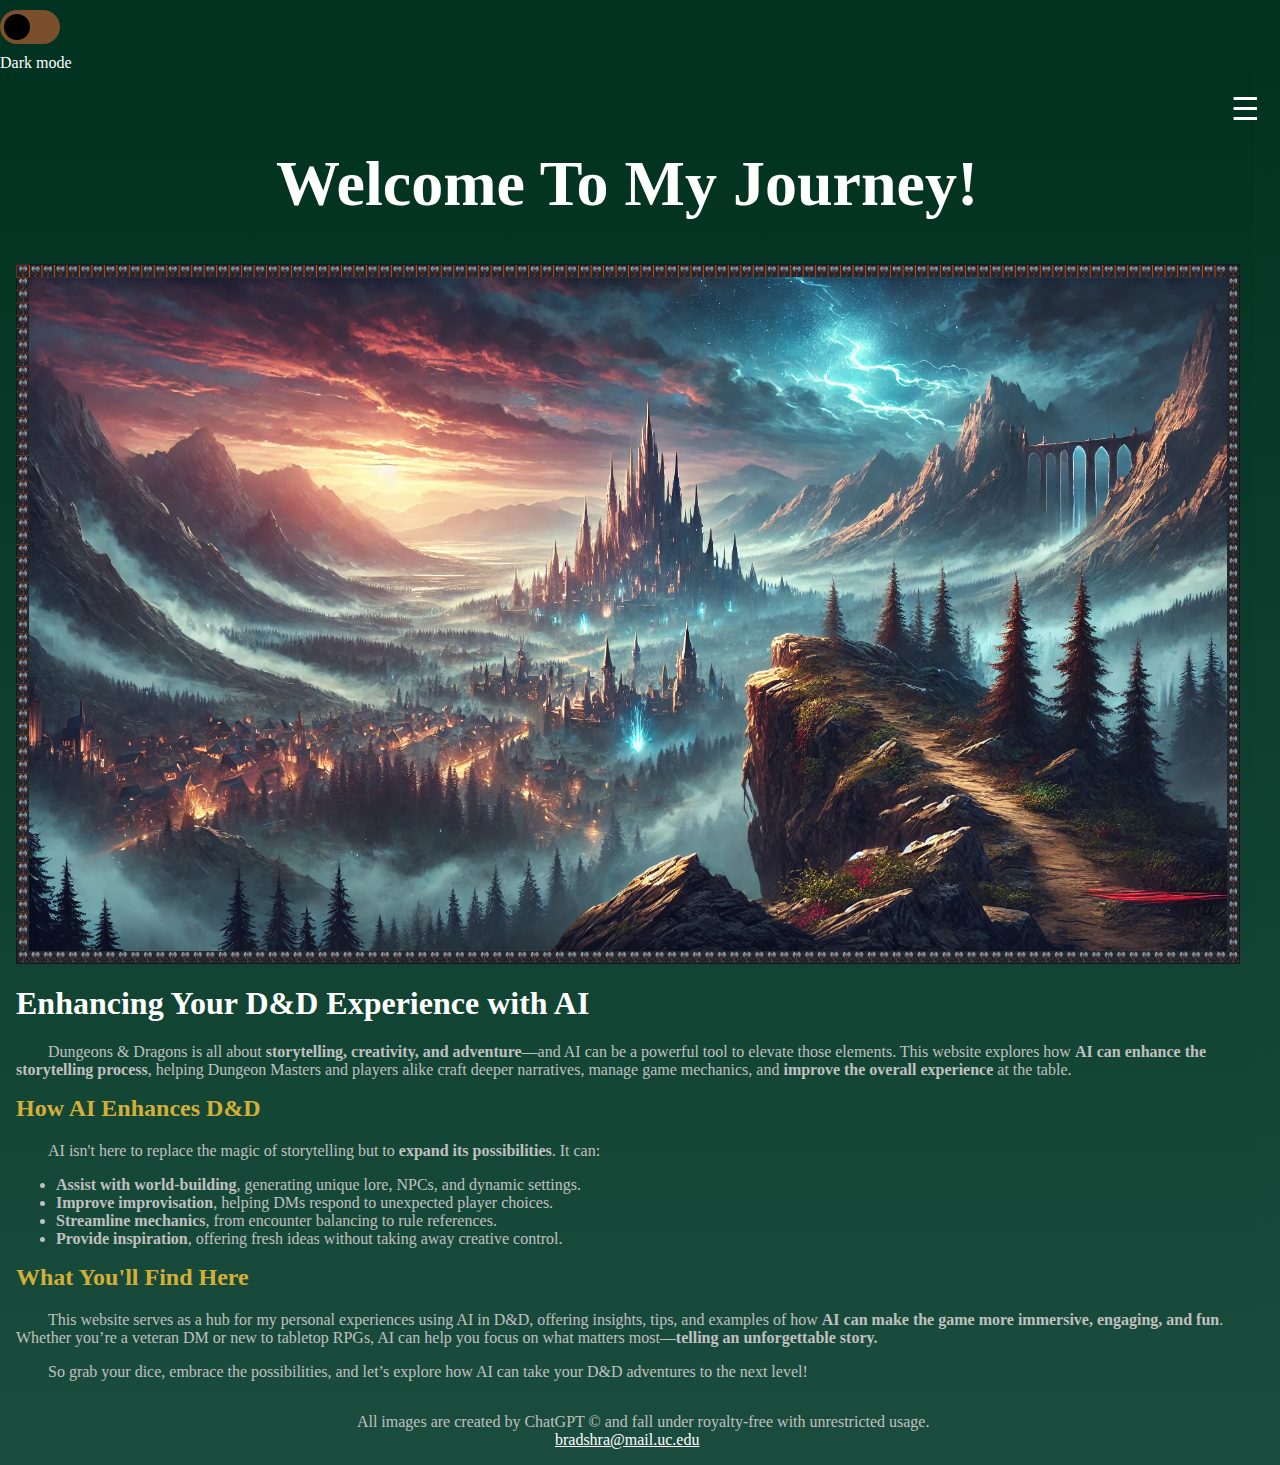
<file: index.html>
﻿<!DOCTYPE html>

<html lang="en" xmlns="http://www.w3.org/1999/xhtml">
<head>
    <meta charset="utf-8" />
    <meta name="viewport" content="width=device-width, initial-scale=1.0" />
    <title>Alex's Experiance</title>
    <link rel="icon" type="image/png" sizes="16x16" href="favicon2.png">
    <link href="Final.css" rel="stylesheet">
</head>

<body>



    <div id="mobile">

        <div id="mobilenav">
            <a href="#mobile-nav" class="open-nav" aria-label="Button to open up the navigation panel.">&#9776; </a>
        </div>

        <div id="mobile-nav">
            <a href="index.html" class="close-nav" aria-label="Button to close the navigation panel.">✖ </a>
            <a href="#mobile-nav"></a>

            <ul>
                <li> <a href="index.html">Home</a></li>
                <li> <a href="lore.html">Lore</a></li>
                <li> <a href="worldbuilding.html">World Building</a></li>
                <li> <a href="aidm.html">AI DM</a></li>
                <li> <a href="opinion.html">Opinion</a></li>
                <li> <a href="resources.html">Resources</a></li>
                <li> <a href="Contribute.html">Contribute</a></li>
            </ul>
        </div>

        <div class="dark-mode-placement">
            <label class="switch">
                <input type="checkbox" id="darkmode" aria-label="Button to activate dark mode.">
                <span class="slider round"></span>
                <br />
            </label>
            <span class="dark-mode-words"><br /><br /><br />Dark mode</span>

        </div>
                <div id="container">


                    <div id="left-container">

                        <header>

                            <div class="wrapperh1index">
                                <h1><a href="index.html">Welcome To My Journey!</a></h1>
                            </div>
                        </header>
                        
                        <div class="wrapperbody">
                            <main>
                                <div id="heroindex" role="img" aria-label="A mystic library with magic lights."></div>

                                <div class="container">
                                    <h1>Enhancing Your D&D Experience with AI</h1>
                                    <p>Dungeons & Dragons is all about <strong>storytelling, creativity, and adventure</strong>—and AI can be a powerful tool to elevate those elements. This website explores how <strong>AI can enhance the storytelling process</strong>, helping Dungeon Masters and players alike craft deeper narratives, manage game mechanics, and <strong>improve the overall experience</strong> at the table.</p>
                            
                                    <h2>How AI Enhances D&D</h2>
                                    <p>AI isn't here to replace the magic of storytelling but to <strong>expand its possibilities</strong>. It can:</p>
                                    <ul>
                                        <li><strong>Assist with world-building</strong>, generating unique lore, NPCs, and dynamic settings.</li>
                                        <li><strong>Improve improvisation</strong>, helping DMs respond to unexpected player choices.</li>
                                        <li><strong>Streamline mechanics</strong>, from encounter balancing to rule references.</li>
                                        <li><strong>Provide inspiration</strong>, offering fresh ideas without taking away creative control.</li>
                                    </ul>
                            
                                    <h2>What You'll Find Here</h2>
                                    <p>This website serves as a hub for my personal experiences using AI in D&D, offering insights, tips, and examples of how <strong>AI can make the game more immersive, engaging, and fun</strong>. Whether you’re a veteran DM or new to tabletop RPGs, AI can help you focus on what matters most—<strong>telling an unforgettable story.</strong></p>
                            
                                    <p>So grab your dice, embrace the possibilities, and let’s explore how AI can take your D&D adventures to the next level!</p>
                                </div>

                            </main>



                        </div>



                        <footer class="wrapperfooter">
                            <p>
                                All images are created by ChatGPT &copy; and fall under royalty-free with unrestricted usage. <br>
                                <a href="mailto:bradshra@mail.uc.edu"> bradshra@mail.uc.edu</a>
                            </p>

                        </footer>
                    </div>


                    <div class="wrappernav">

                        <div class="wrappernavwords">

                            <nav>
                                <ul>
                                    <li> <a href="index.html">Home</a></li>
                                    <li> <a href="lore.html">Lore</a></li>
                                    <li> <a href="worldbuilding.html">World Building</a></li>
                                    <li> <a href="aidm.html">AI DM</a></li>
                                    <li> <a href="opinion.html">Opinion</a></li>
                                    <li> <a href="resources.html">Resources</a></li>
                                    <li> <a href="Contribute.html">Contribute</a></li>
                                </ul>
                            </nav>
                        </div>



                    </div>
                </div>
    </div>
    <script src="Final.js"></script>

</body>
</html>
</file>
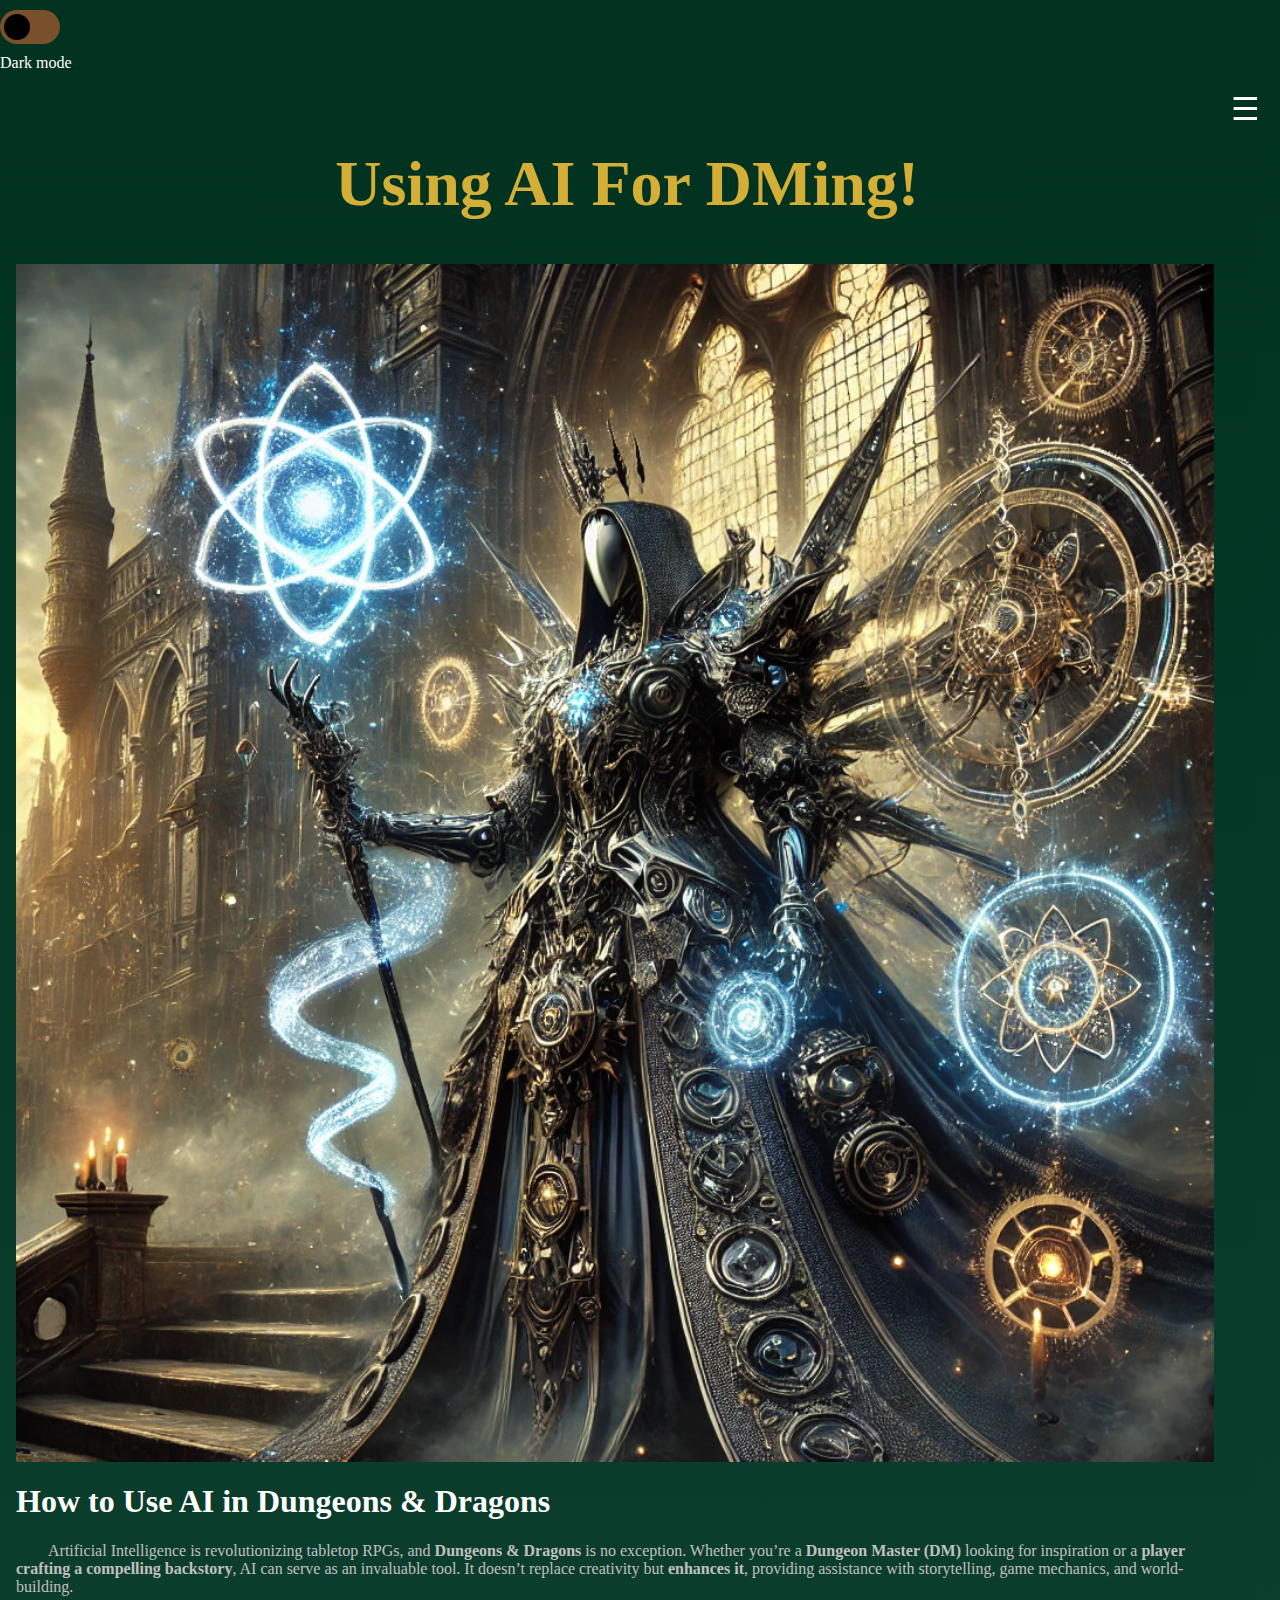
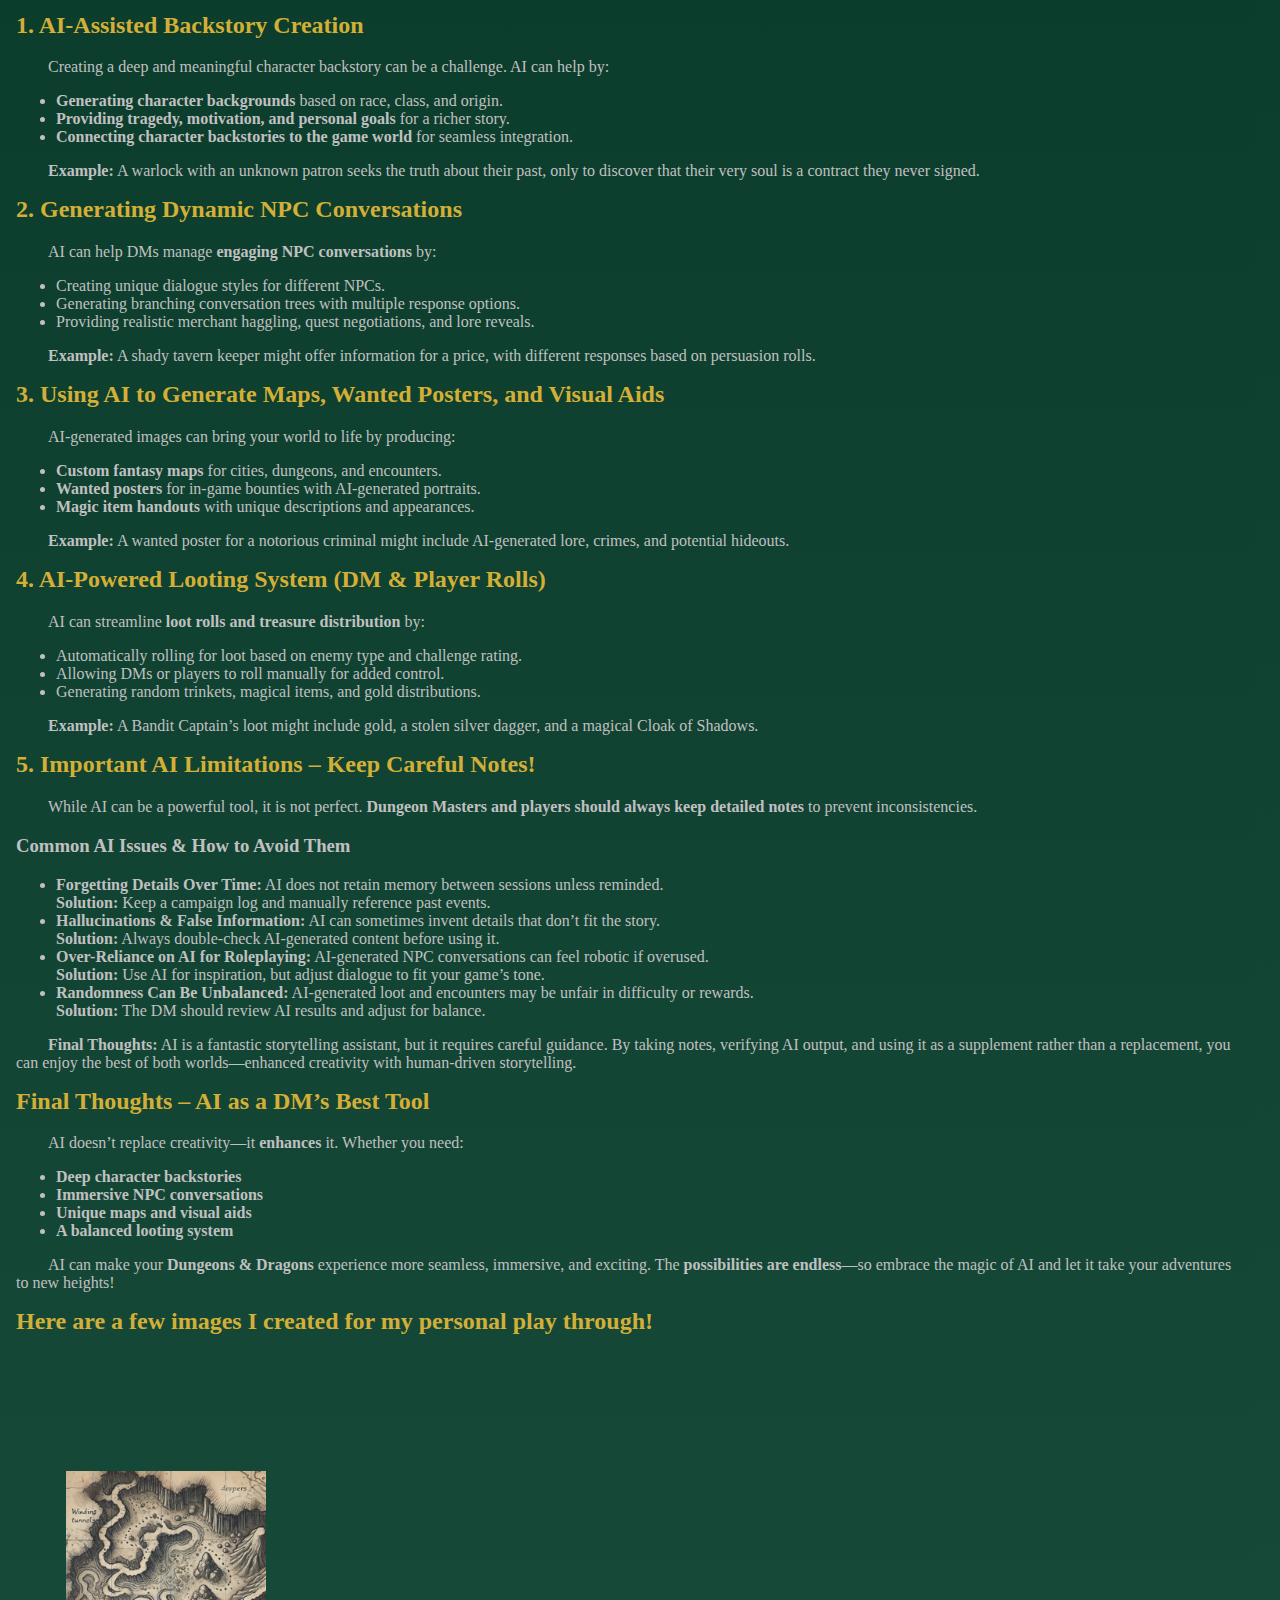
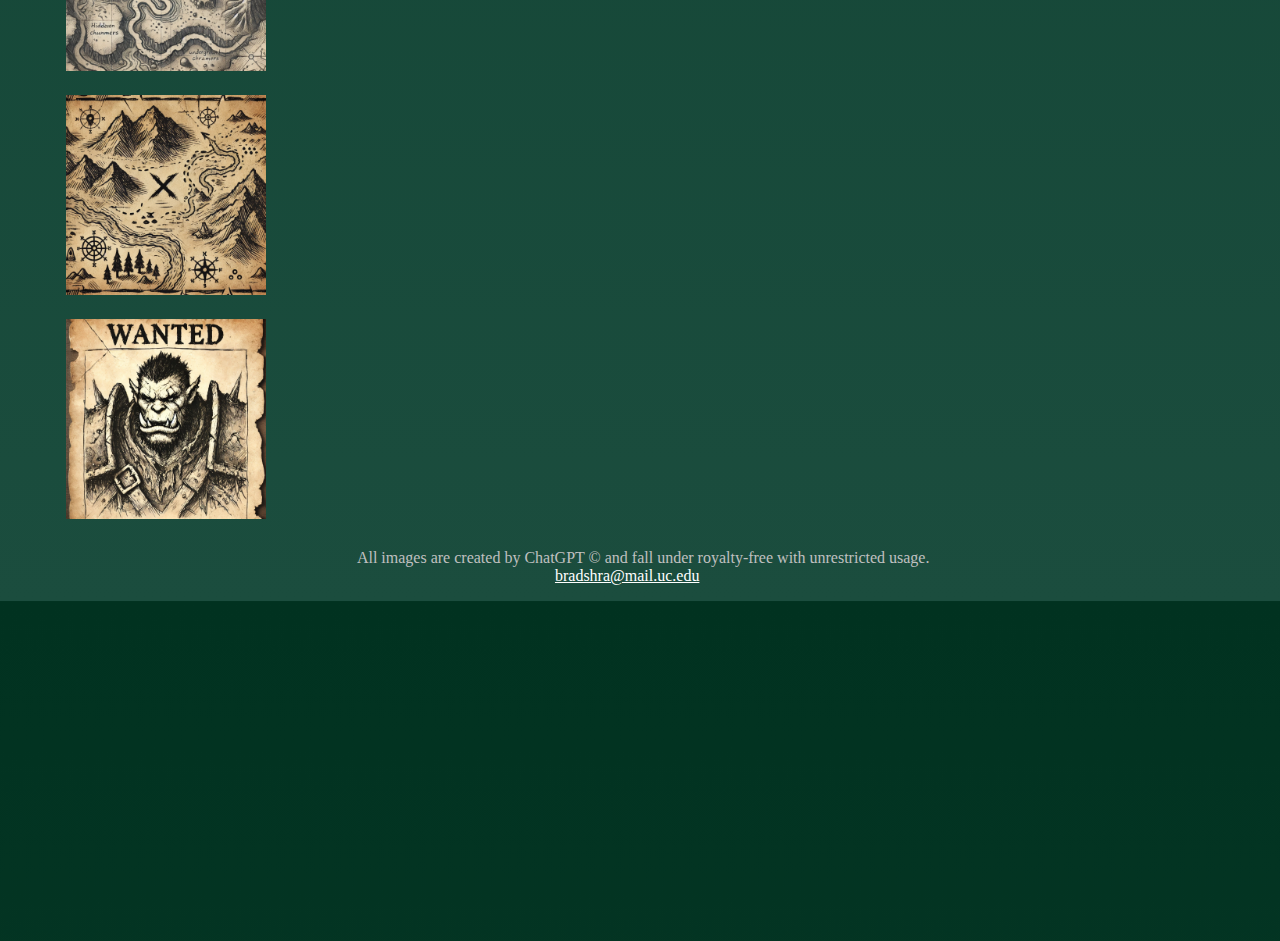
<file: aidm.html>
﻿<!DOCTYPE html>

<html lang="en" xmlns="http://www.w3.org/1999/xhtml">
<head>
    <meta charset="utf-8" />
    <meta name="viewport" content="width=device-width, initial-scale=1.0" />
    <title>AI DM</title>
    <link rel="icon" type="image/png" sizes="16x16" href="favicon2.png">
    <link href="Final.css" rel="stylesheet">
</head>

<body>



    <div id="mobile">

        <div id="mobilenav">
            <a href="#mobile-nav" class="open-nav" aria-label="Button to open up the navigation panel.">&#9776; </a>
        </div>

        <div id="mobile-nav">
            <a href="index.html" class="close-nav" aria-label="Button to close the navigation panel.">✖ </a>
            <a href="#mobile-nav"></a>

            <ul>
                <li> <a href="index.html">Home</a></li>
                <li> <a href="lore.html">Lore</a></li>
                <li> <a href="worldbuilding.html">World Building</a></li>
                <li> <a href="aidm.html">AI DM</a></li>
                <li> <a href="opinion.html">Opinion</a></li>
                <li> <a href="resources.html">Resources</a></li>
                <li> <a href="Contribute.html">Contribute</a></li>
            </ul>
        </div>
        <div class="dark-mode-placement">
            <label class="switch">
                <input type="checkbox" id="darkmode" aria-label="Button to activate dark mode.">
                <span class="slider round"></span>
                <br />
            </label>
            <span class="dark-mode-words"><br /><br /><br />Dark mode</span>

        </div>

        <div id="container">

            <div>

            </div>
            <div id="left-container">

                <header>

                    <div class="wrapperh1contribute">
                        <h1>Using AI For DMing!</h1>
                    </div>
                </header>
                <div class="wrapperbody">
                    <main>
                        <div id="aidm" role="img" aria-label="An AI but with a fantasy twist"></div>

                        <div class="aidm-text">
                            <h1>How to Use AI in Dungeons & Dragons</h1>
                            <p>Artificial Intelligence is revolutionizing tabletop RPGs, and <strong>Dungeons & Dragons</strong> is no exception. Whether you’re a <strong>Dungeon Master (DM)</strong> looking for inspiration or a <strong>player crafting a compelling backstory</strong>, AI can serve as an invaluable tool. It doesn’t replace creativity but <strong>enhances it</strong>, providing assistance with storytelling, game mechanics, and world-building.</p>
                    
                            <h2>1. AI-Assisted Backstory Creation</h2>
                            <p>Creating a deep and meaningful character backstory can be a challenge. AI can help by:</p>
                            <ul>
                                <li><strong>Generating character backgrounds</strong> based on race, class, and origin.</li>
                                <li><strong>Providing tragedy, motivation, and personal goals</strong> for a richer story.</li>
                                <li><strong>Connecting character backstories to the game world</strong> for seamless integration.</li>
                            </ul>
                            <p><strong>Example:</strong> A warlock with an unknown patron seeks the truth about their past, only to discover that their very soul is a contract they never signed.</p>
                    
                            <h2>2. Generating Dynamic NPC Conversations</h2>
                            <p>AI can help DMs manage <strong>engaging NPC conversations</strong> by:</p>
                            <ul>
                                <li>Creating unique dialogue styles for different NPCs.</li>
                                <li>Generating branching conversation trees with multiple response options.</li>
                                <li>Providing realistic merchant haggling, quest negotiations, and lore reveals.</li>
                            </ul>
                            <p><strong>Example:</strong> A shady tavern keeper might offer information for a price, with different responses based on persuasion rolls.</p>
                    
                            <h2>3. Using AI to Generate Maps, Wanted Posters, and Visual Aids</h2>
                            <p>AI-generated images can bring your world to life by producing:</p>
                            <ul>
                                <li><strong>Custom fantasy maps</strong> for cities, dungeons, and encounters.</li>
                                <li><strong>Wanted posters</strong> for in-game bounties with AI-generated portraits.</li>
                                <li><strong>Magic item handouts</strong> with unique descriptions and appearances.</li>
                            </ul>
                            <p><strong>Example:</strong> A wanted poster for a notorious criminal might include AI-generated lore, crimes, and potential hideouts.</p>
                    
                            <h2>4. AI-Powered Looting System (DM & Player Rolls)</h2>
                            <p>AI can streamline <strong>loot rolls and treasure distribution</strong> by:</p>
                            <ul>
                                <li>Automatically rolling for loot based on enemy type and challenge rating.</li>
                                <li>Allowing DMs or players to roll manually for added control.</li>
                                <li>Generating random trinkets, magical items, and gold distributions.</li>
                            </ul>
                            <p><strong>Example:</strong> A Bandit Captain’s loot might include gold, a stolen silver dagger, and a magical Cloak of Shadows.</p>
                    
                            <h2>5. Important AI Limitations – Keep Careful Notes!</h2>
                            <p>While AI can be a powerful tool, it is not perfect. <strong>Dungeon Masters and players should always keep detailed notes</strong> to prevent inconsistencies.</p>
                    
                            <div class="warning">
                                <h3>Common AI Issues & How to Avoid Them</h3>
                                <ul>
                                    <li><strong>Forgetting Details Over Time:</strong> AI does not retain memory between sessions unless reminded. <br><strong>Solution:</strong> Keep a campaign log and manually reference past events.</li>
                                    <li><strong>Hallucinations & False Information:</strong> AI can sometimes invent details that don’t fit the story. <br><strong>Solution:</strong> Always double-check AI-generated content before using it.</li>
                                    <li><strong>Over-Reliance on AI for Roleplaying:</strong> AI-generated NPC conversations can feel robotic if overused. <br><strong>Solution:</strong> Use AI for inspiration, but adjust dialogue to fit your game’s tone.</li>
                                    <li><strong>Randomness Can Be Unbalanced:</strong> AI-generated loot and encounters may be unfair in difficulty or rewards. <br><strong>Solution:</strong> The DM should review AI results and adjust for balance.</li>
                                </ul>
                                <p><strong>Final Thoughts:</strong> AI is a fantastic storytelling assistant, but it requires careful guidance. By taking notes, verifying AI output, and using it as a supplement rather than a replacement, you can enjoy the best of both worlds—enhanced creativity with human-driven storytelling.</p>
                            </div>
                    
                            <h2>Final Thoughts – AI as a DM’s Best Tool</h2>
                            <p>AI doesn’t replace creativity—it <strong>enhances</strong> it. Whether you need:</p>
                            <ul>
                                <li><strong>Deep character backstories</strong></li>
                                <li><strong>Immersive NPC conversations</strong></li>
                                <li><strong>Unique maps and visual aids</strong></li>
                                <li><strong>A balanced looting system</strong></li>
                            </ul>
                            <p>AI can make your <strong>Dungeons & Dragons</strong> experience more seamless, immersive, and exciting. The <strong>possibilities are endless</strong>—so embrace the magic of AI and let it take your adventures to new heights!</p>
                        </div>


                        <div id="gallery">
                            <h2>Here are a few images I created for my personal play through!</h2><br><br><br><br><br>
                            <ul>
                                <li>
                                    <a href="1.png">
                                        <img src="1.png" width="200" height="200" alt="Penny">
                                        <span><img src="1.png" width="400" height="400" alt="Bella Lunging"><br>A Cave System Made By AI</span>
                                    </a>
                                </li>
                                <li>
                                    <a href="2.png">
                                        <img src="2.png" width="200" height="200" alt="Photos of Penny and Elroy">
                                        <span><img src="2.png" width="600" height="600" alt="Photos of Penny and Elroy"><br>A Treasure Map Made By AI</span>
                                    </a>
                                </li>
                                <li>
                                    <a href="3.png">
                                        <img src="3.png" width="200" height="200" alt="Photo of Penny">
                                        <span><img src="3.png" width="600" height="600" alt="Photo of Penny"><br>A Wanted Orc Poster Made By AI</span>
                                    </a>
                                </li>

                            </ul>
                        </div>
                    </main>



                </div>



                <footer class="wrapperfooter">
                    <p>
                        All images are created by ChatGPT &copy; and fall under royalty-free with unrestricted usage. <br>
                        <a href="mailto:bradshra@mail.uc.edu"> bradshra@mail.uc.edu</a>
                    </p>

                </footer>
            </div>


            <div class="wrappernav">
                
                <div class="wrappernavwords">

                    <nav>
                        <ul>
                            <li> <a href="index.html">Home</a></li>
                            <li> <a href="lore.html">Lore</a></li>
                            <li> <a href="worldbuilding.html">World Building</a></li>
                            <li> <a href="aidm.html">AI DM</a></li>
                            <li> <a href="opinion.html">Opinion</a></li>
                            <li> <a href="resources.html">Resources</a></li>
                            <li> <a href="Contribute.html">Contribute</a></li>
                        </ul>
                    </nav>
                </div>



            </div>
        </div>
    </div>
    <script src="Final.js"></script>

</body>
</html>
</file>
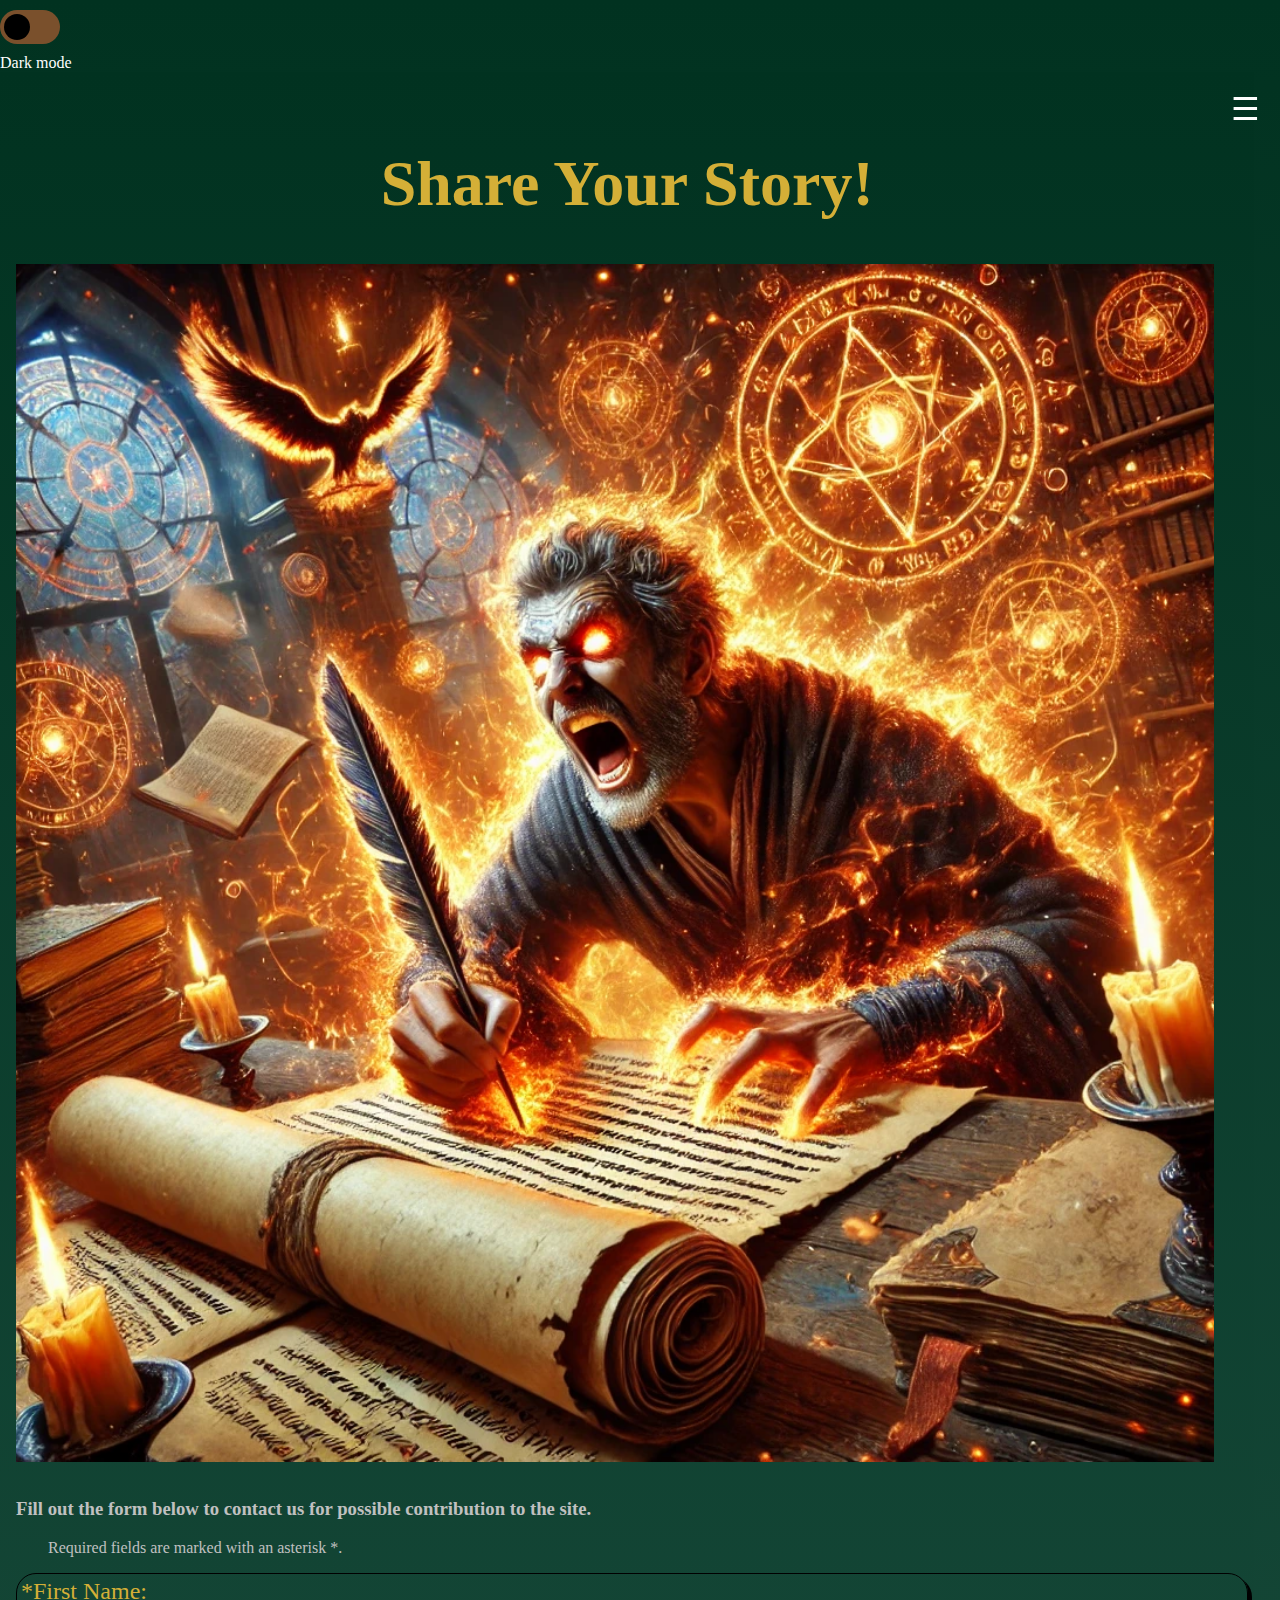
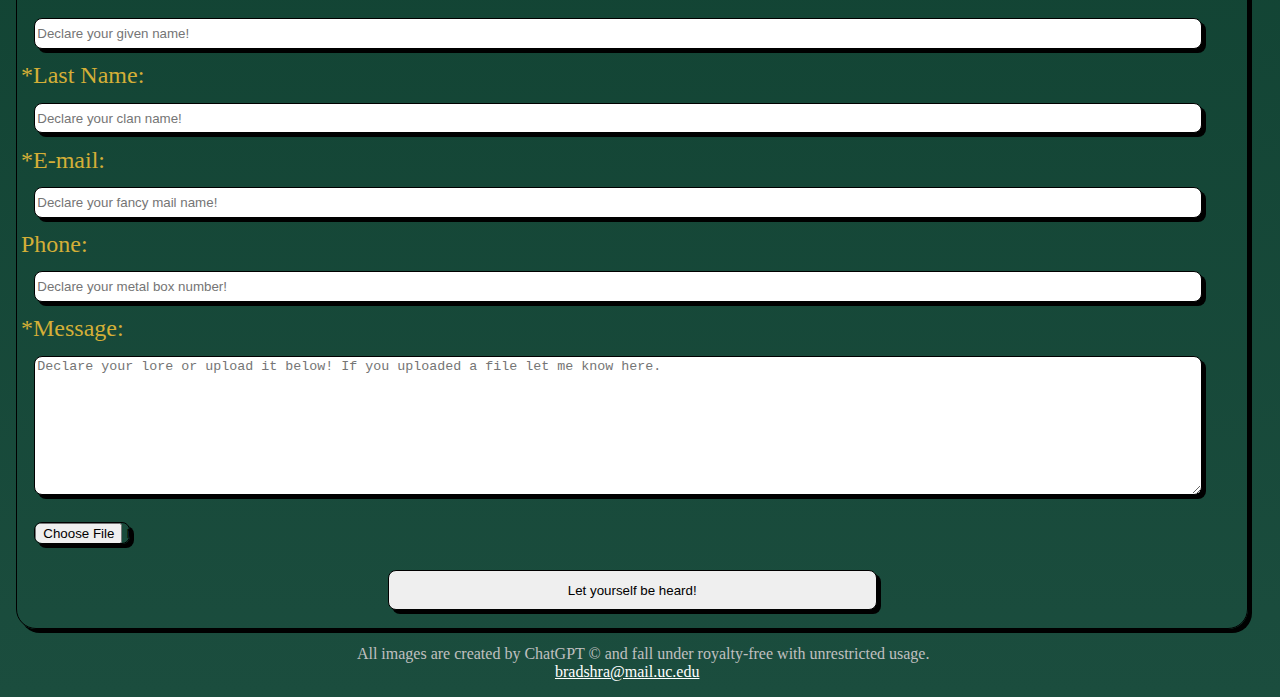
<file: Contribute.html>
﻿<!DOCTYPE html>

<html lang="en" xmlns="http://www.w3.org/1999/xhtml">
<head>
    <meta charset="utf-8" />
    <meta name="viewport" content="width=device-width, initial-scale=1.0" />
    <title>Contrubute</title>
    <link rel="icon" type="image/png" sizes="16x16" href="favicon2.png">
    <link href="Final.css" rel="stylesheet">
</head>

<body>



    <div id="mobile">

        <div id="mobilenav">
            <a href="#mobile-nav" class="open-nav" aria-label="Button to open up the navigation panel.">&#9776; </a>
        </div>

        <div id="mobile-nav">
            <a href="#mobile-nav"></a>
            <a href="index.html" class="close-nav" ; aria-label="Button to close the navigation panel.">✖ </a>
            <ul>
                <li> <a href="index.html">Home</a></li>
                <li> <a href="lore.html">Lore</a></li>
                <li> <a href="worldbuilding.html">World Building</a></li>
                <li> <a href="aidm.html">AI DM</a></li>
                <li> <a href="opinion.html">Opinion</a></li>
                <li> <a href="resources.html">Resources</a></li>
                <li> <a href="Contribute.html">Contribute</a></li>
            </ul>
        </div>
        <div class="dark-mode-placement">
            <label class="switch">
                <input type="checkbox" id="darkmode" aria-label="Button to activate dark mode.">
                <span class="slider round"></span>
                <br />
            </label>
            <span class="dark-mode-words"><br /><br /><br />Dark mode</span>

        </div>

        <div id="container">

            <div>


            </div>
            <div id="left-container">

                <header>

                    <div class="wrapperh1contribute">
                        <h1>Share Your Story!</h1>
                    </div>
                </header>
                <div class="wrapperbody">
                    <main>
                        <div id="scribe" role="img" aria-label="A medieval scribe writing quick and everything is on fire."></div><br />

                        <div>
                            <h3>Fill out the form below to contact us for possible contribution to the site.</h3>
                            <p>Required fields are marked with an asterisk *.</p>
                            <form class="contribute">
                                <label for="FName"><span class="required">*</span>First Name:</label>
                                <input class="contribute-peice-1 contribute-peice" type="text" name="FName" required placeholder="Declare your given name!" />
                                <label for="LName"><span class="required">*</span>Last Name:</label>
                                <input class="contribute-peice-2 contribute-peice" type="text" name="LName" required placeholder="Declare your clan name!" />
                                <label for="email"><span class="required">*</span>E-mail:</label>
                                <input class="contribute-peice-3 contribute-peice" type="email" name="Email" size="40" required placeholder="Declare your fancy mail name!" />
                                <label for="phone">Phone:</label>
                                <input class="contribute-peice-4 contribute-peice" type="tel" name="Phone" size="12" placeholder="Declare your metal box number!" />
                                <label for="message"><span class="required">*</span>Message:</label>
                                <textarea class="contribute-peice-5 contribute-peice" type="text" name="Message" required placeholder="Declare your lore or upload it below! If you uploaded a file let me know here."></textarea>

                                <input class="contribute-peice-6 contribute-peice" type="file" id="myFile" name="filename" placeholder=" Declare your file!">

                                <button class="contribute-peice-7 contribute-peice" type="submit" name="submit">Let yourself be heard!</button>

                            </form>
                        </div>
                    </main>



                </div>



                <footer class="wrapperfooter">
                    <p>
                        All images are created by ChatGPT &copy; and fall under royalty-free with unrestricted usage. <br>
                        <a href="mailto:bradshra@mail.uc.edu"> bradshra@mail.uc.edu</a>
                    </p>

                </footer>
            </div>


            <div class="wrappernav">
                
                <div class="wrappernavwords">

                    <nav>
                        <ul>
                            <li> <a href="index.html">Home</a></li>
                            <li> <a href="lore.html">Lore</a></li>
                            <li> <a href="worldbuilding.html">World Building</a></li>
                            <li> <a href="aidm.html">AI DM</a></li>
                            <li> <a href="opinion.html">Opinion</a></li>
                            <li> <a href="resources.html">Resources</a></li>
                            <li> <a href="Contribute.html">Contribute</a></li>
                        </ul>
                    </nav>
                </div>



            </div>
        </div>
    </div>
    <script src="Final.js"></script>
</body>
</html>
</file>
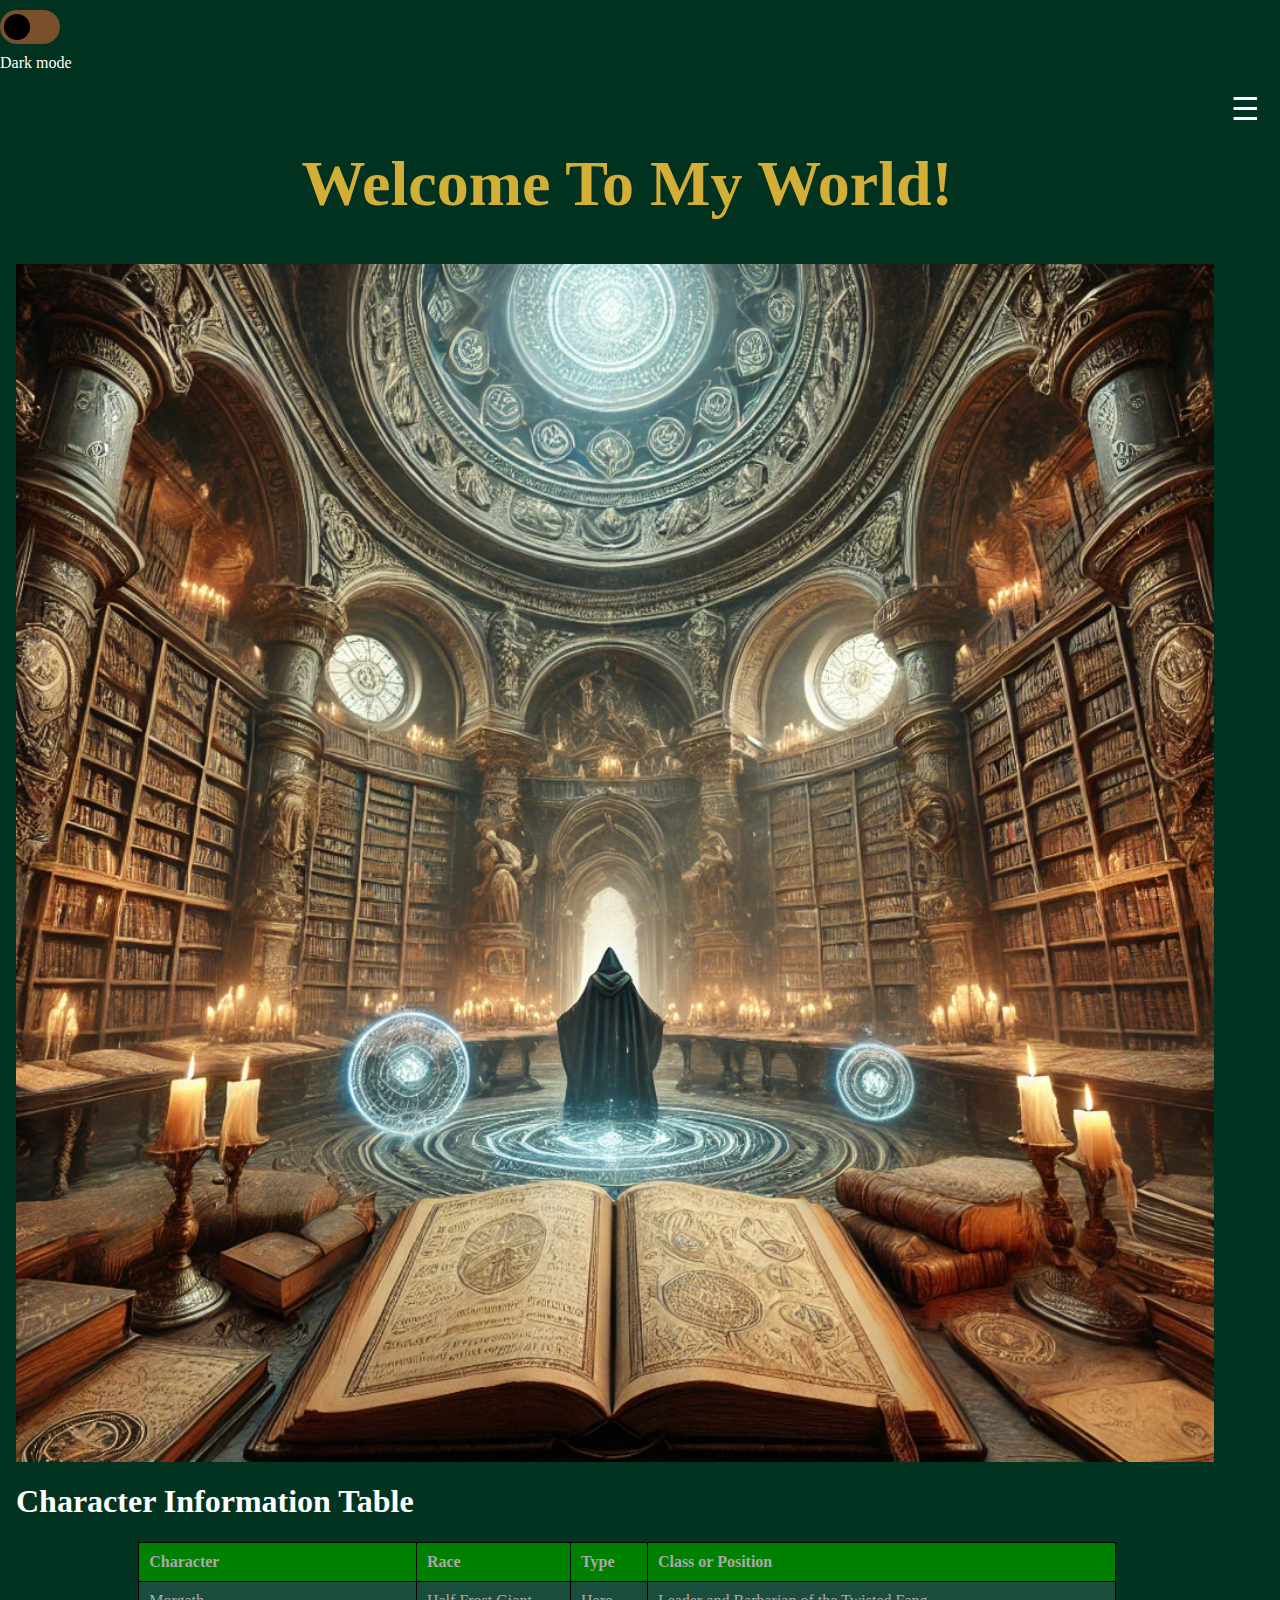
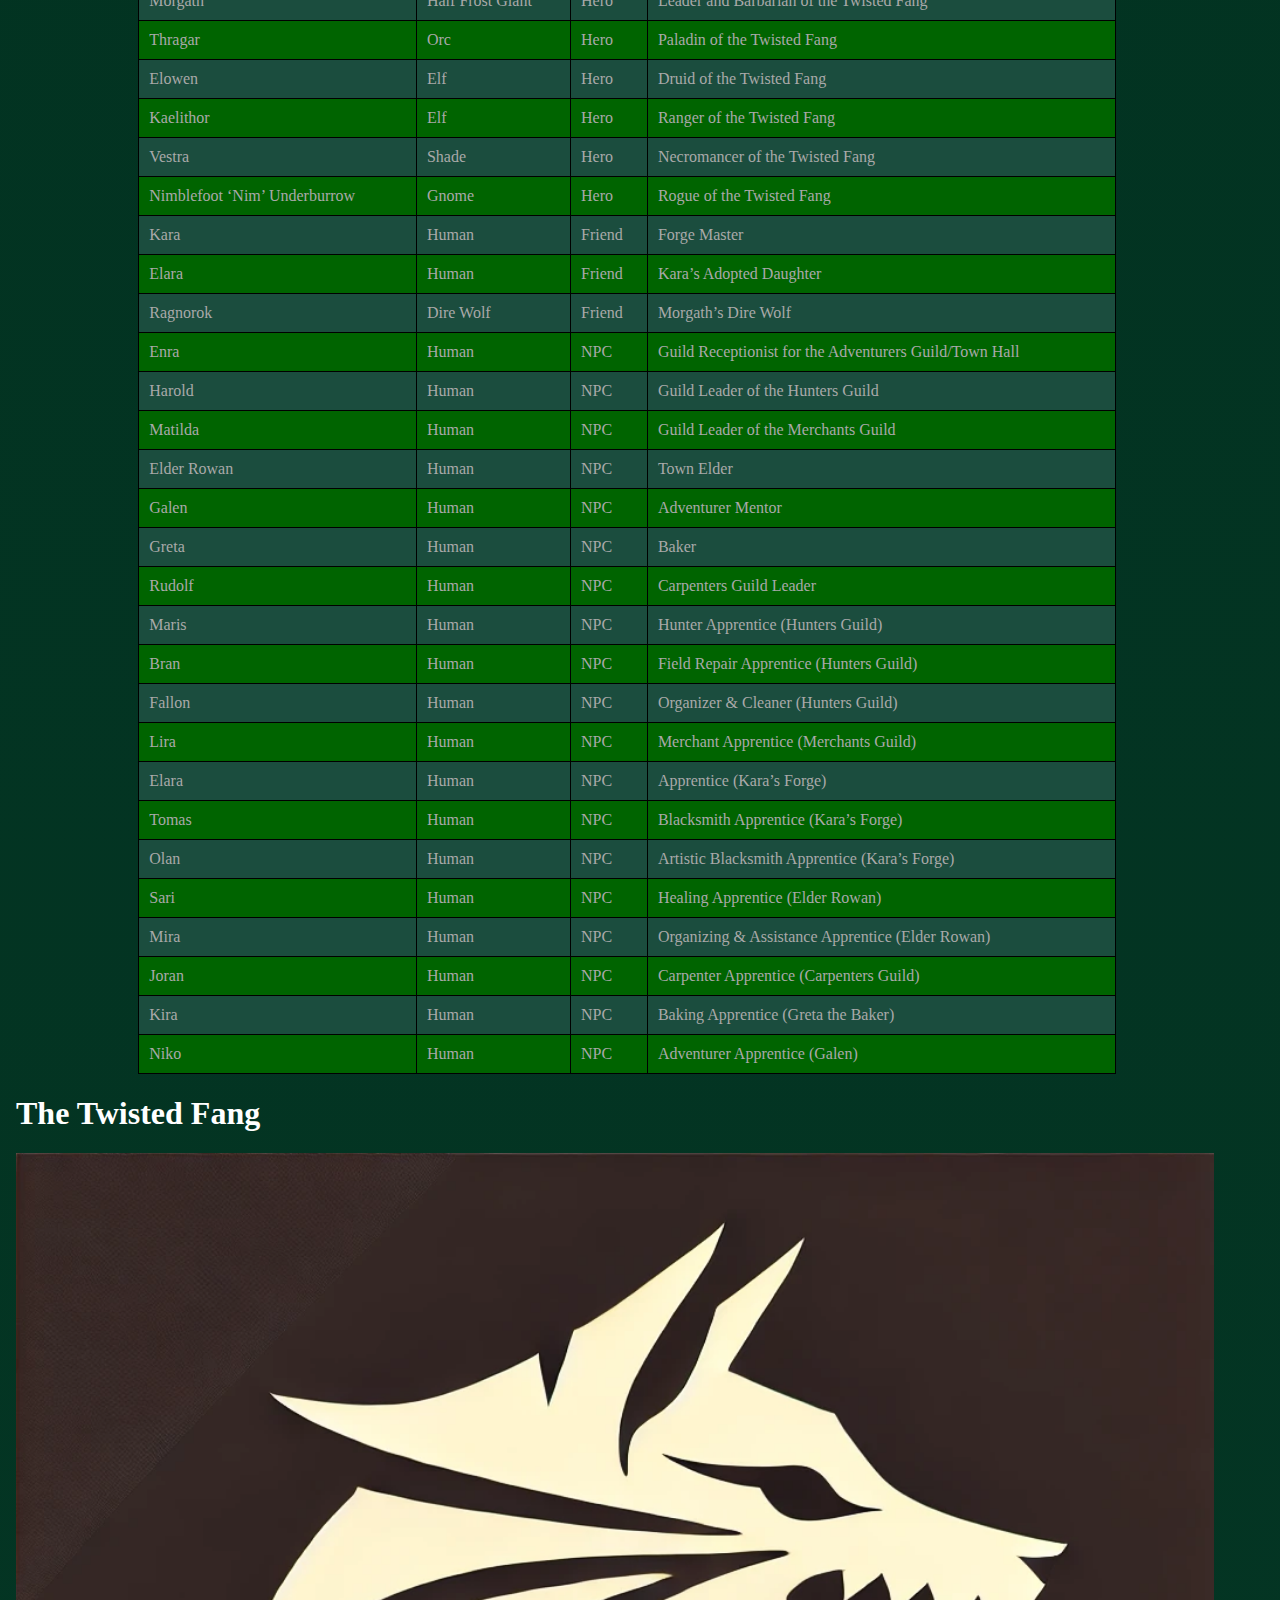
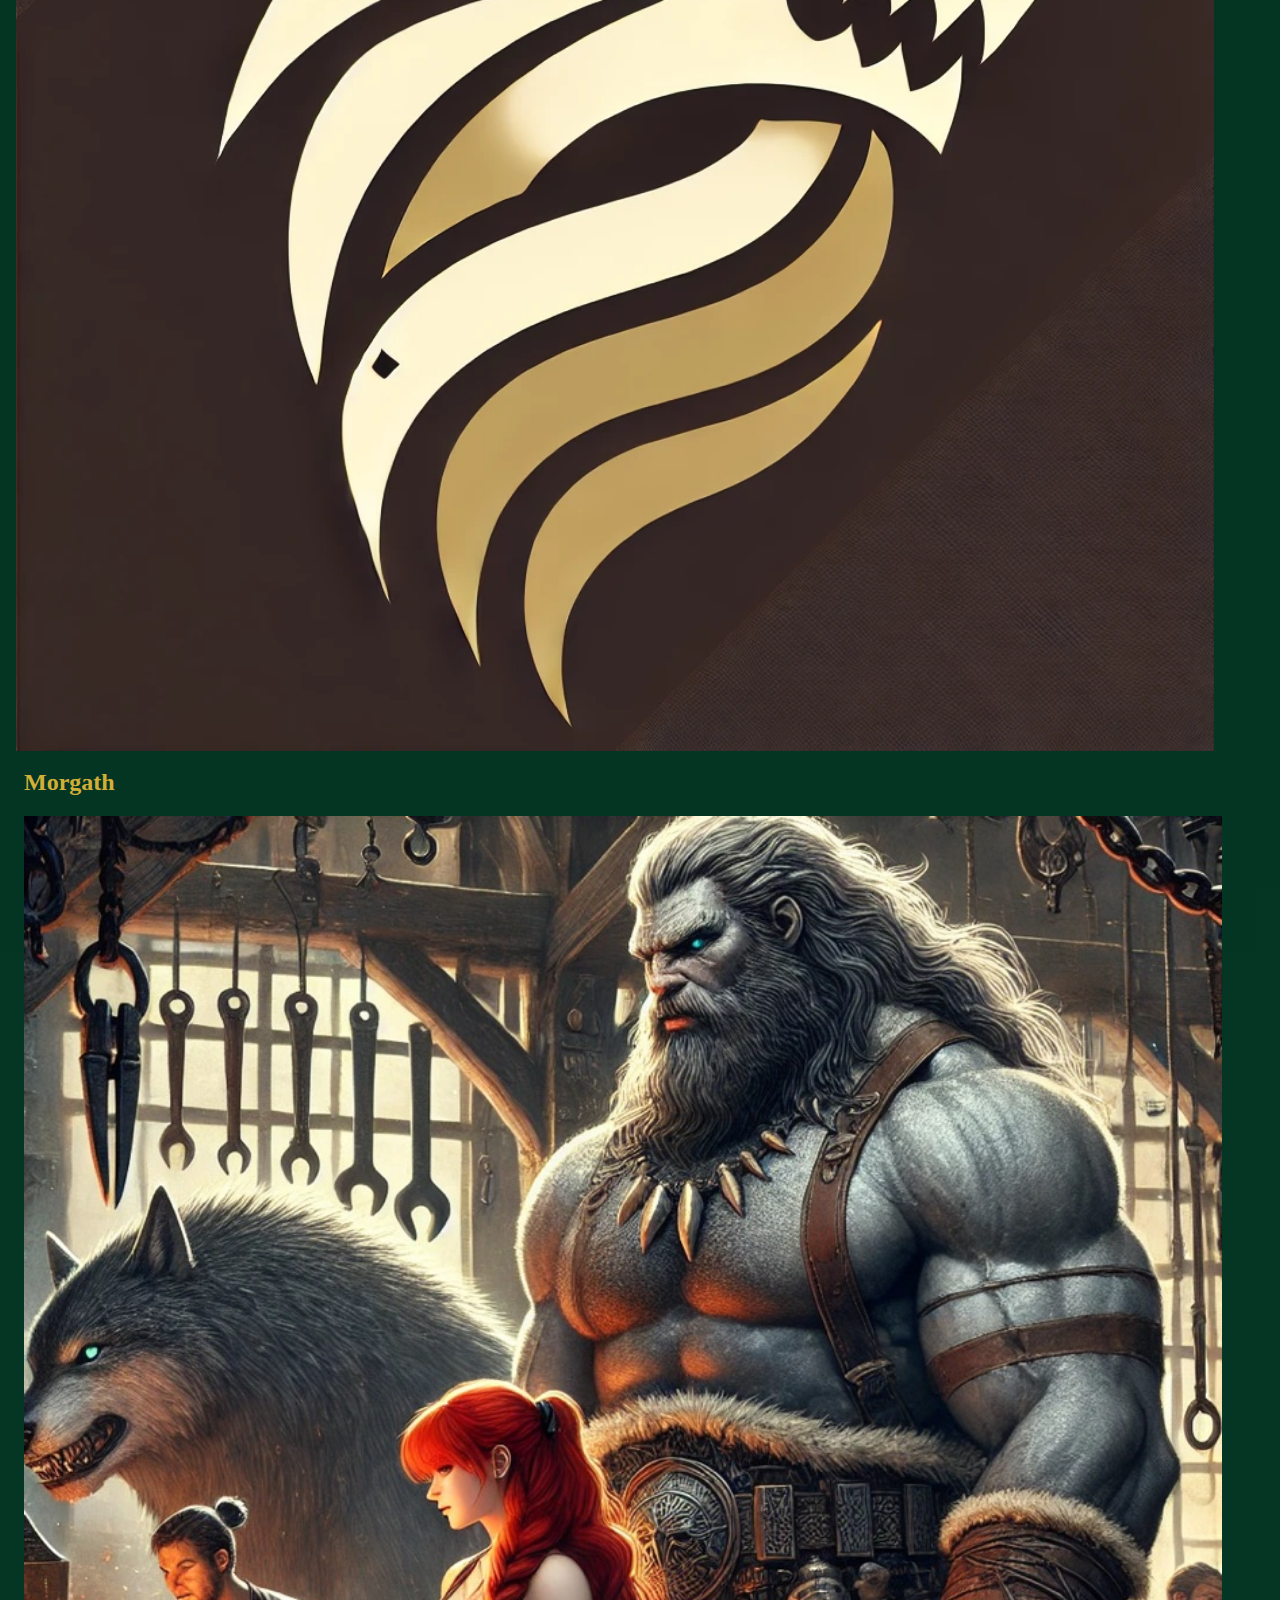
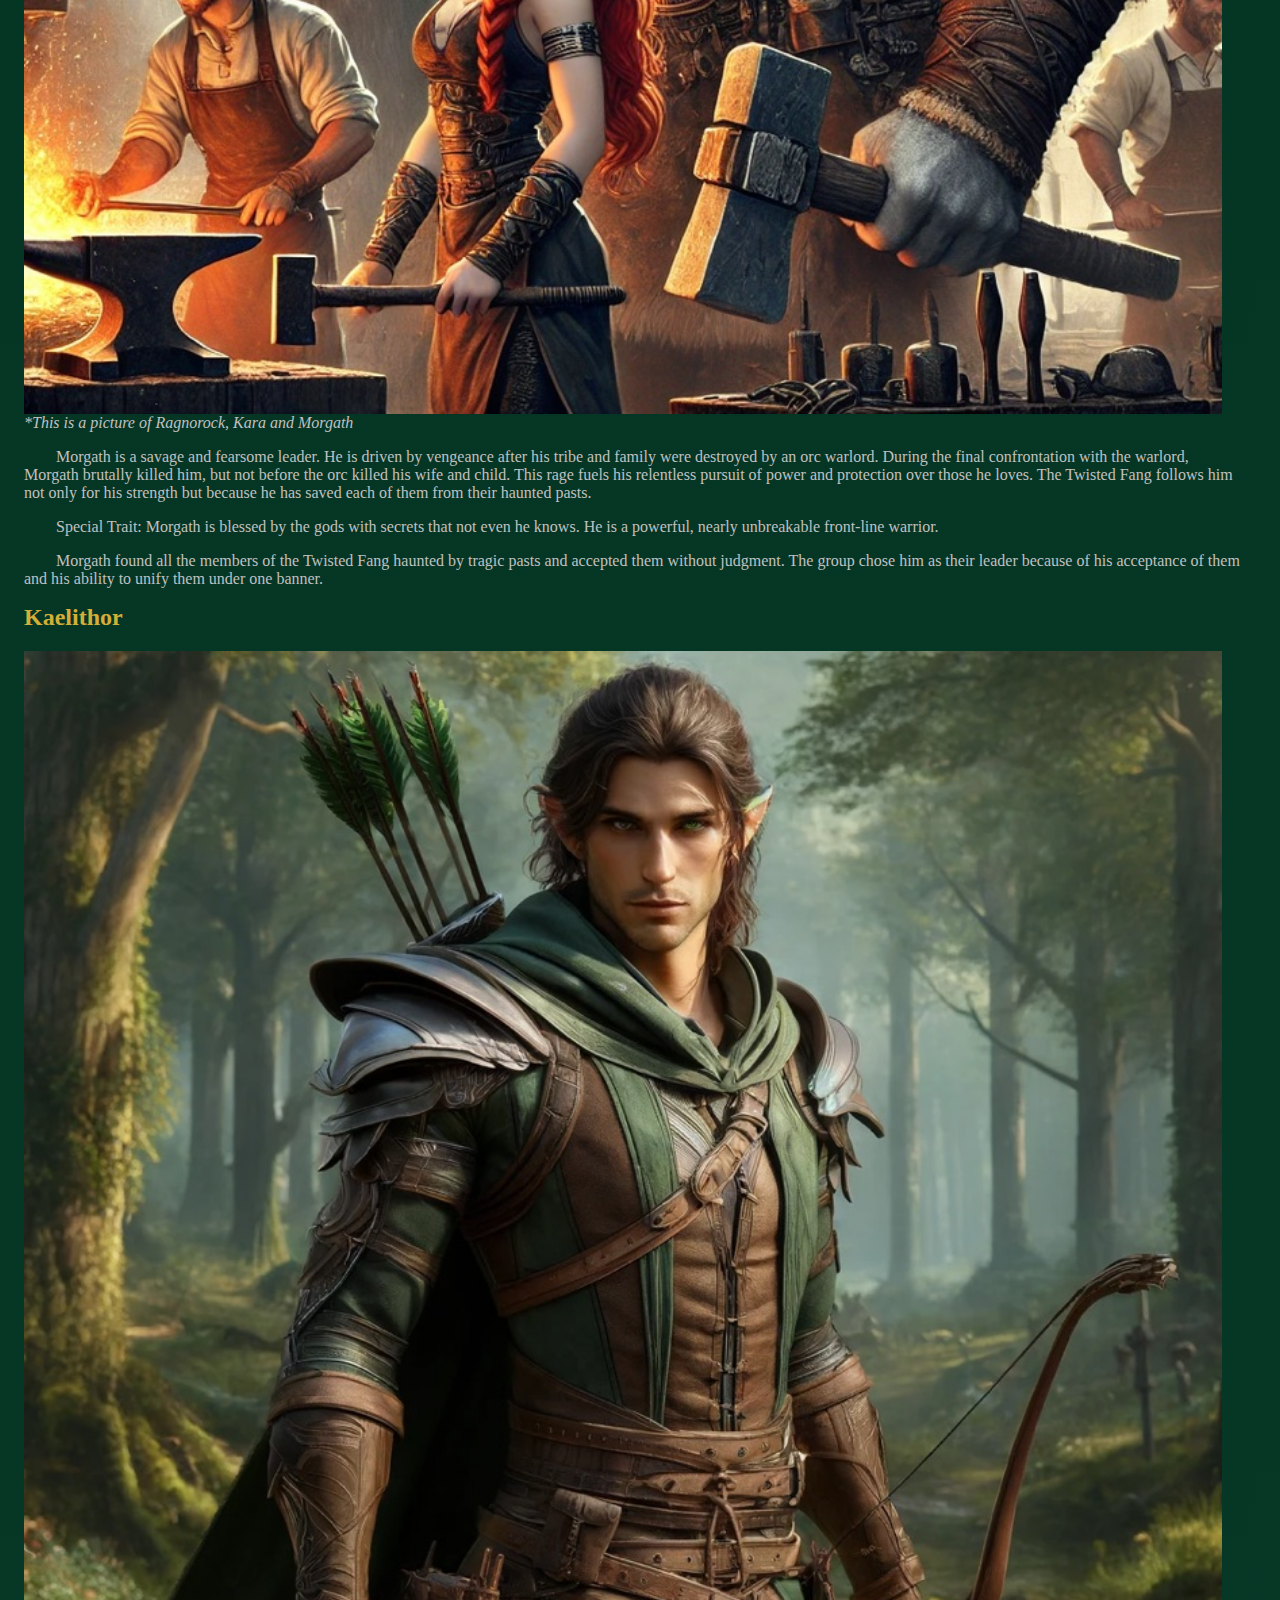
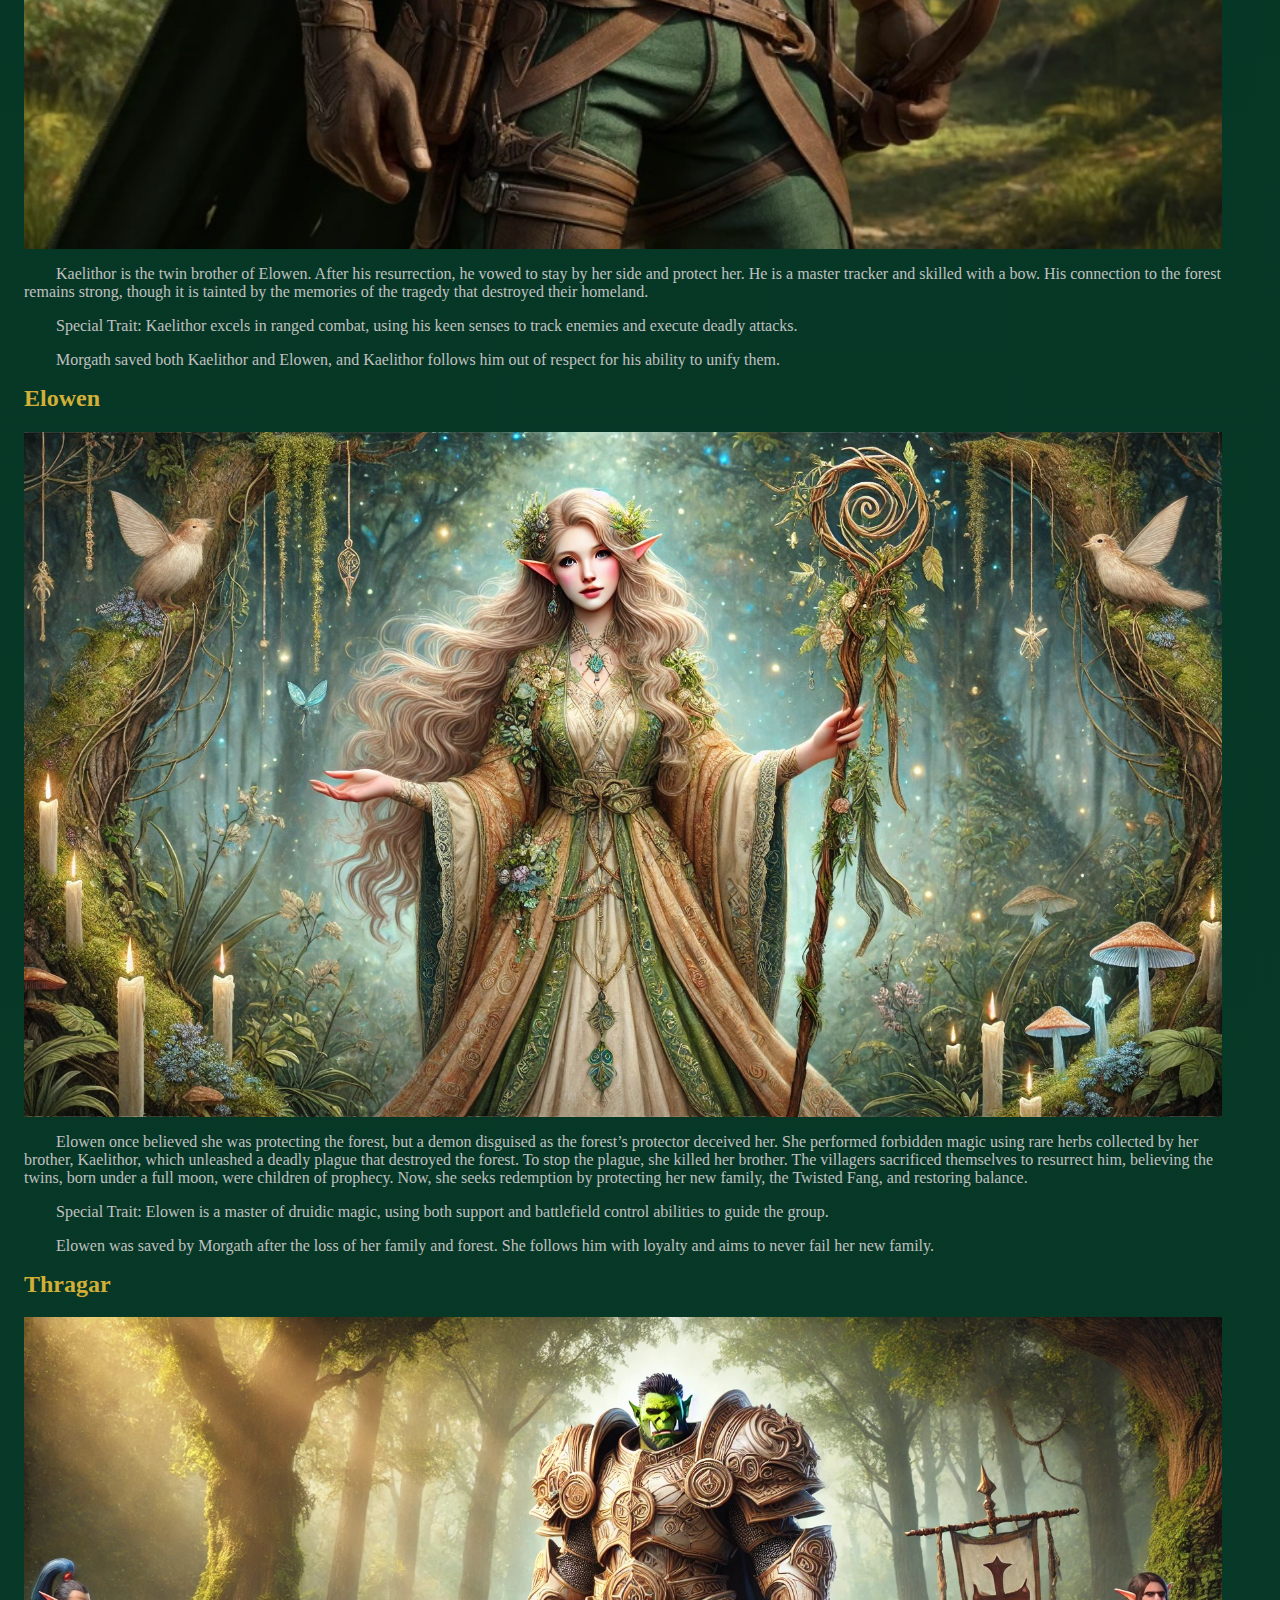
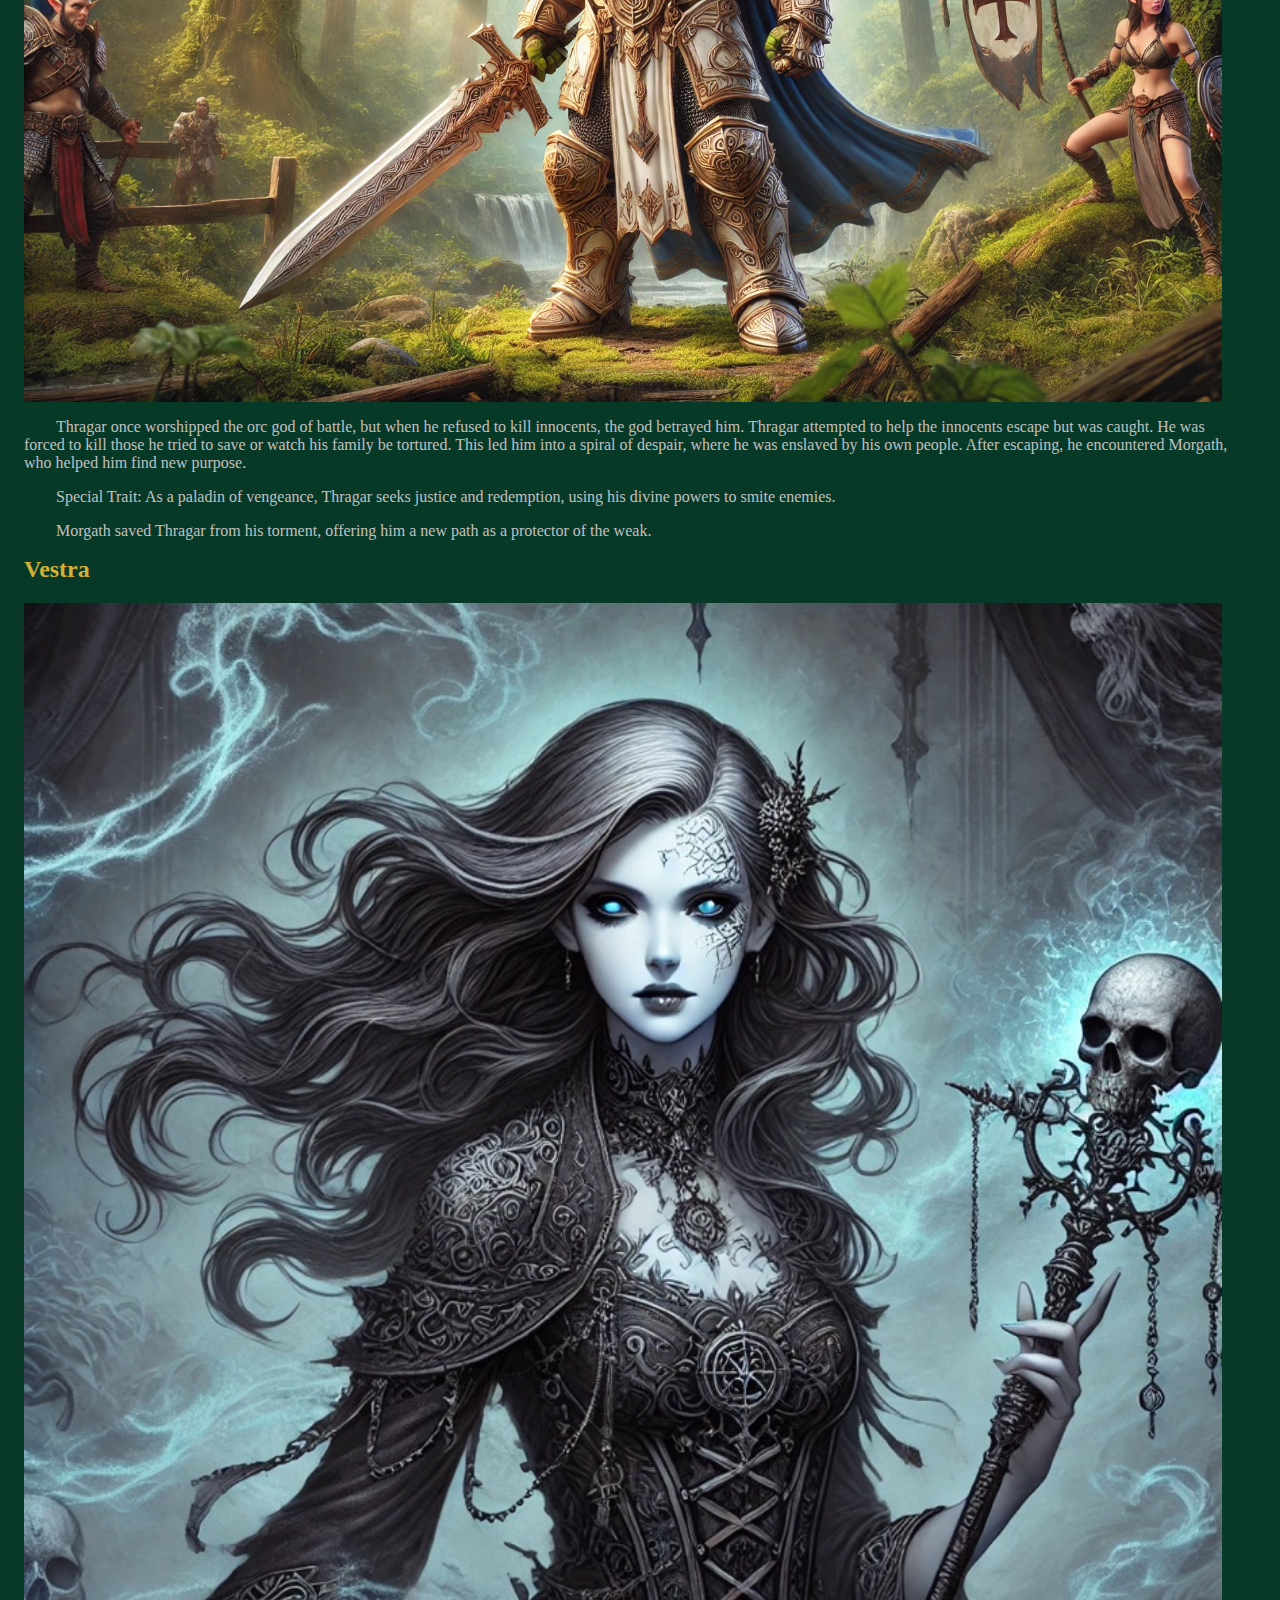
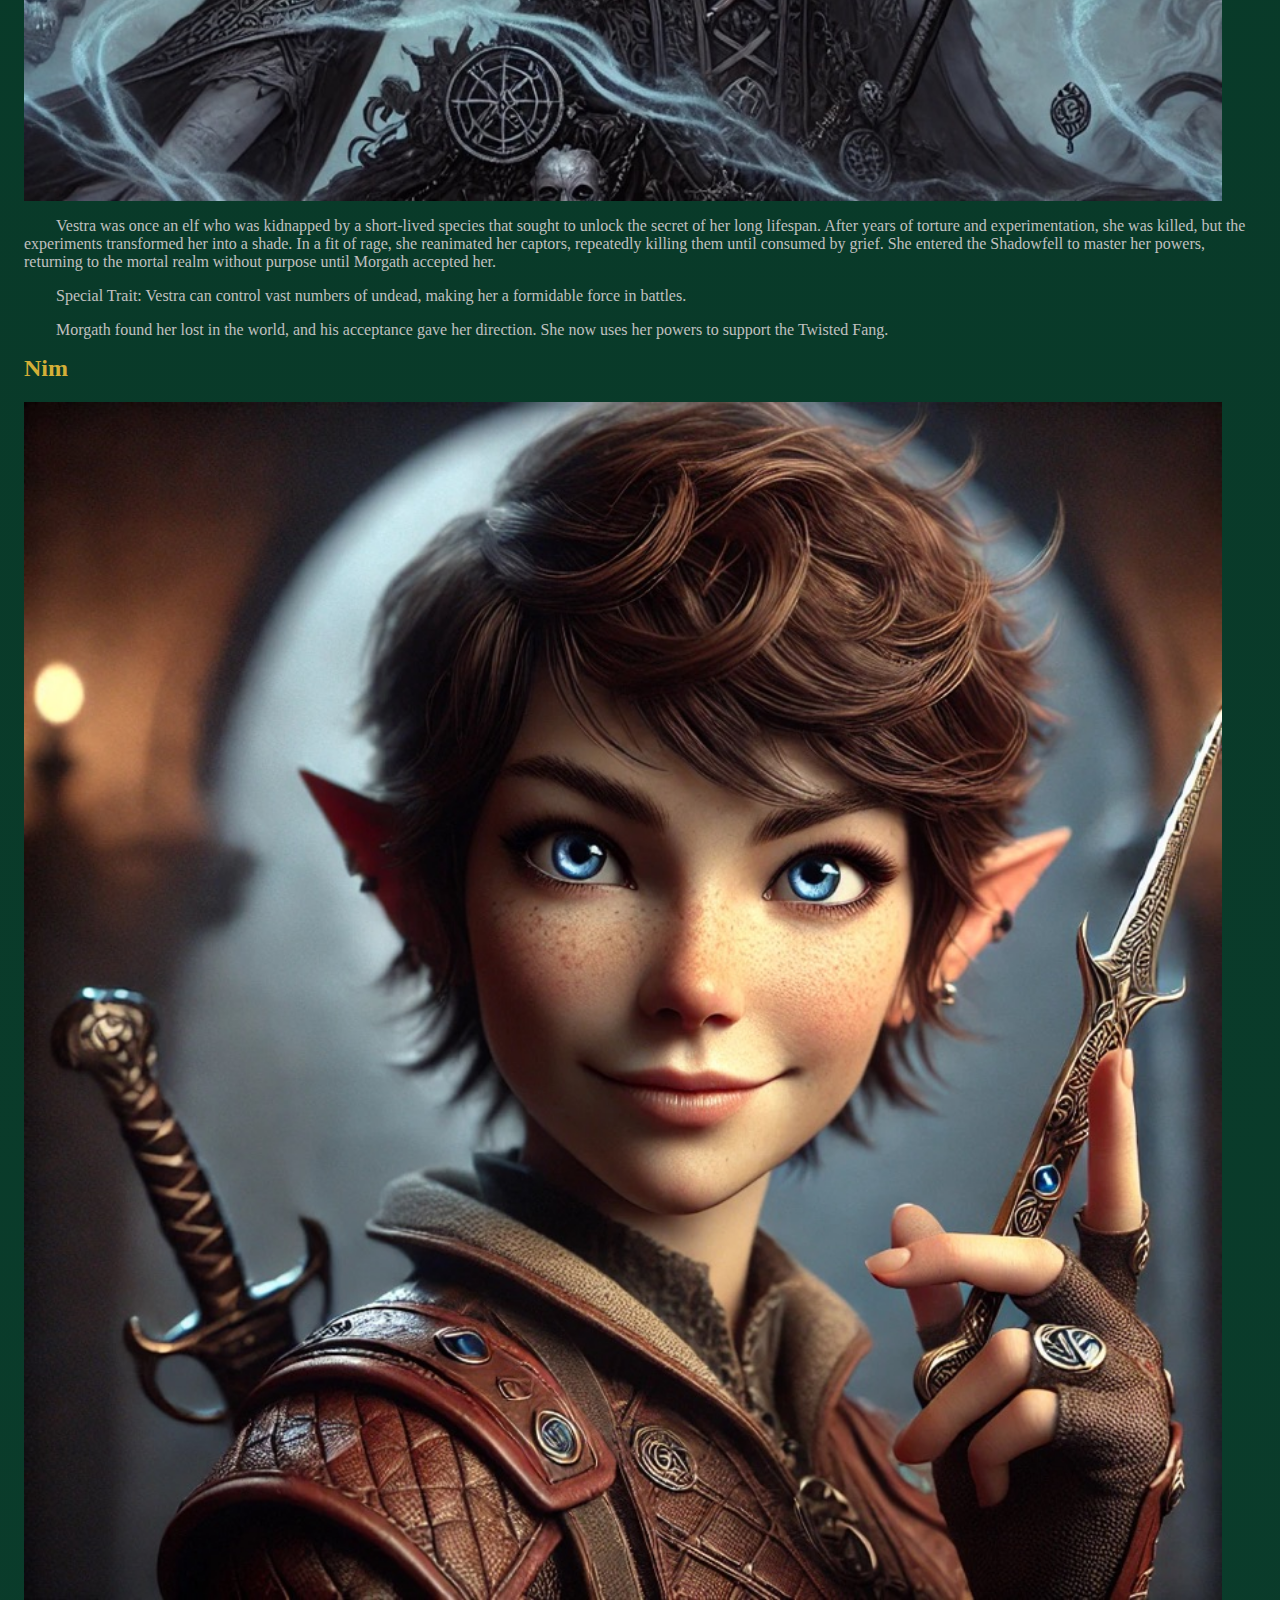
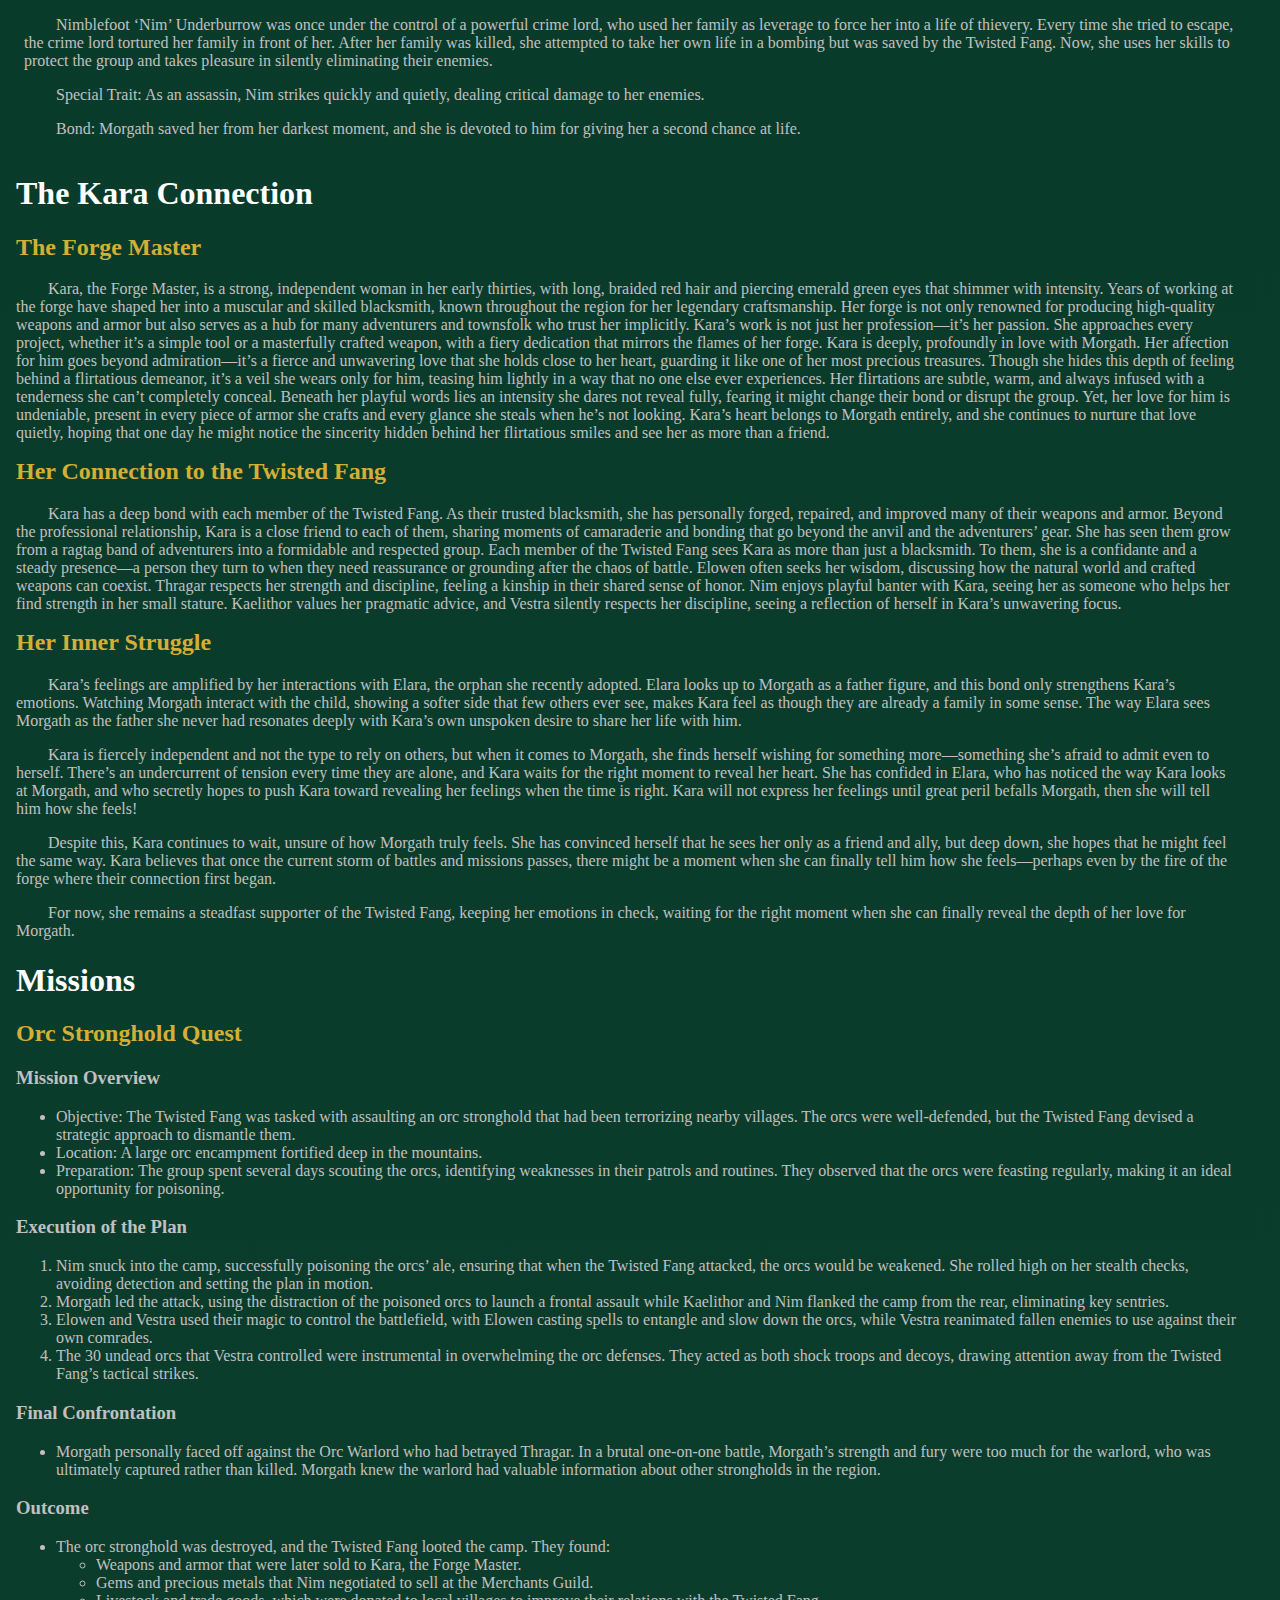
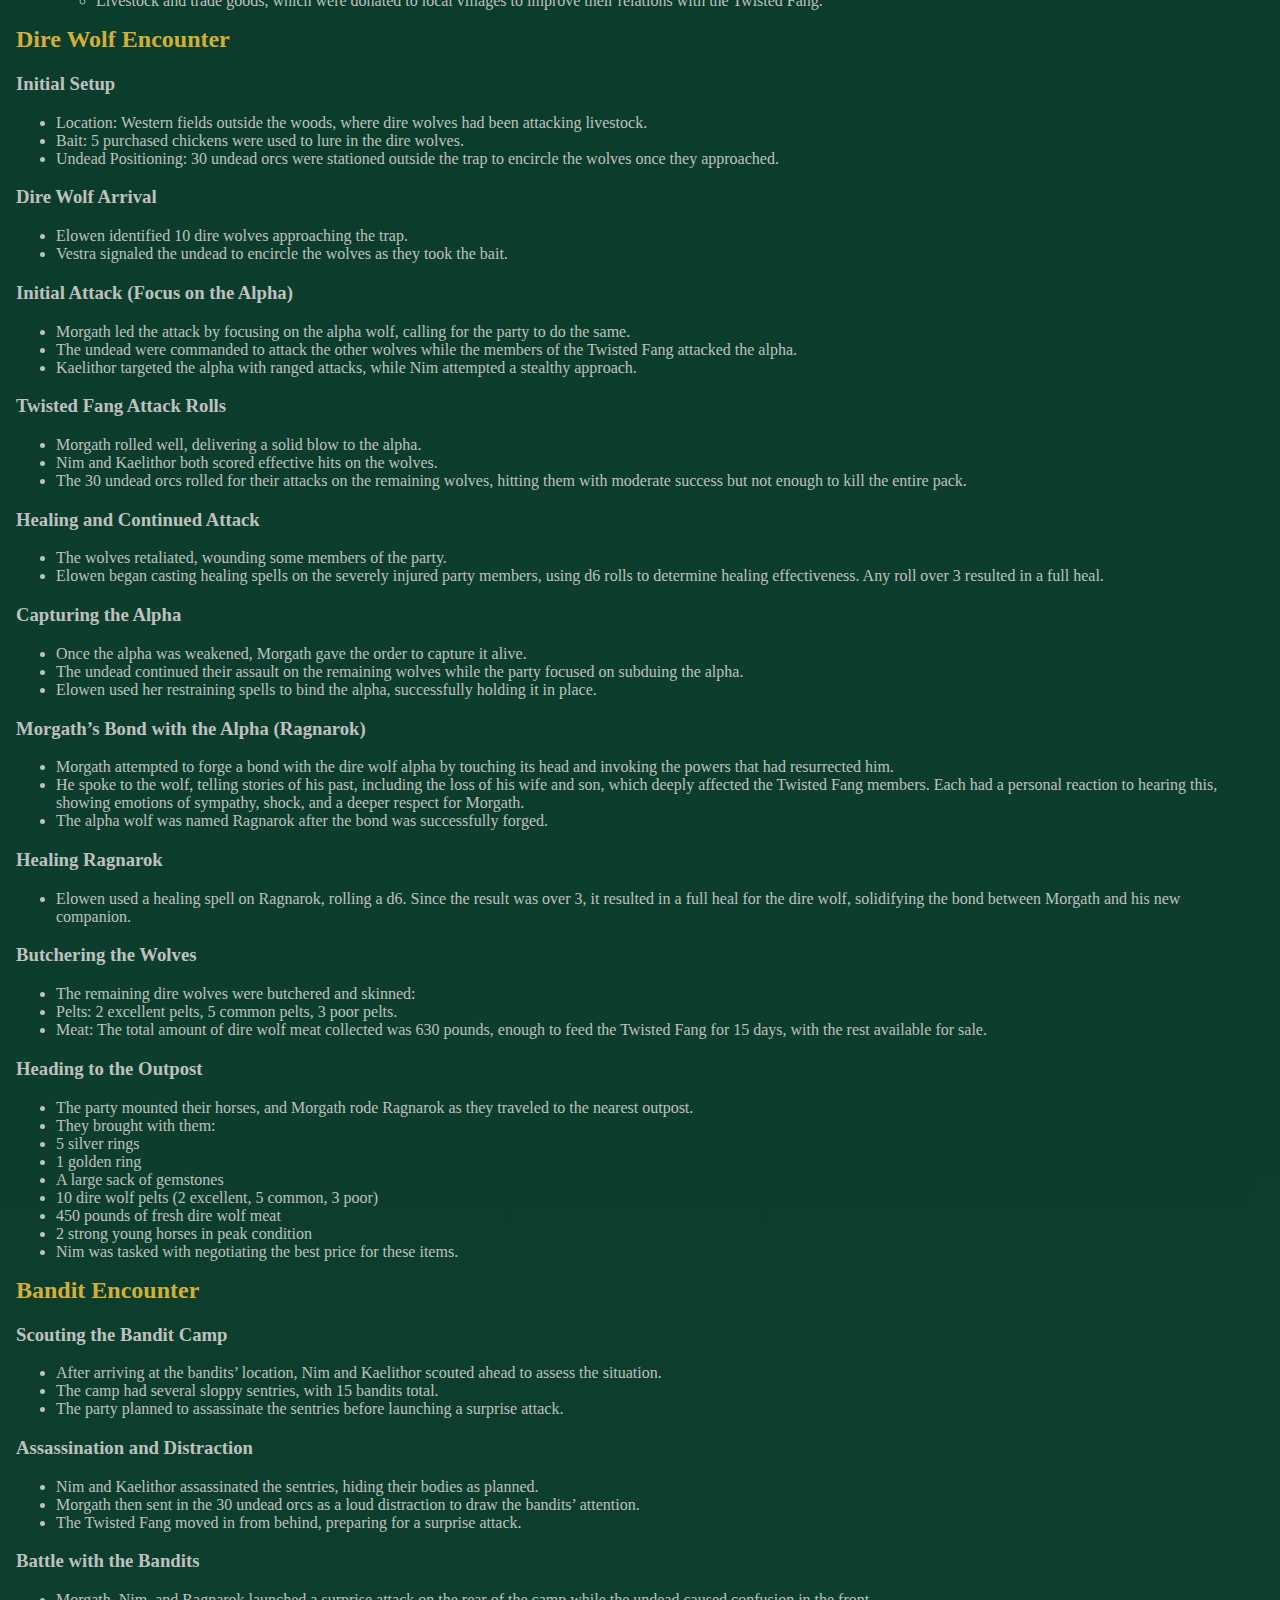
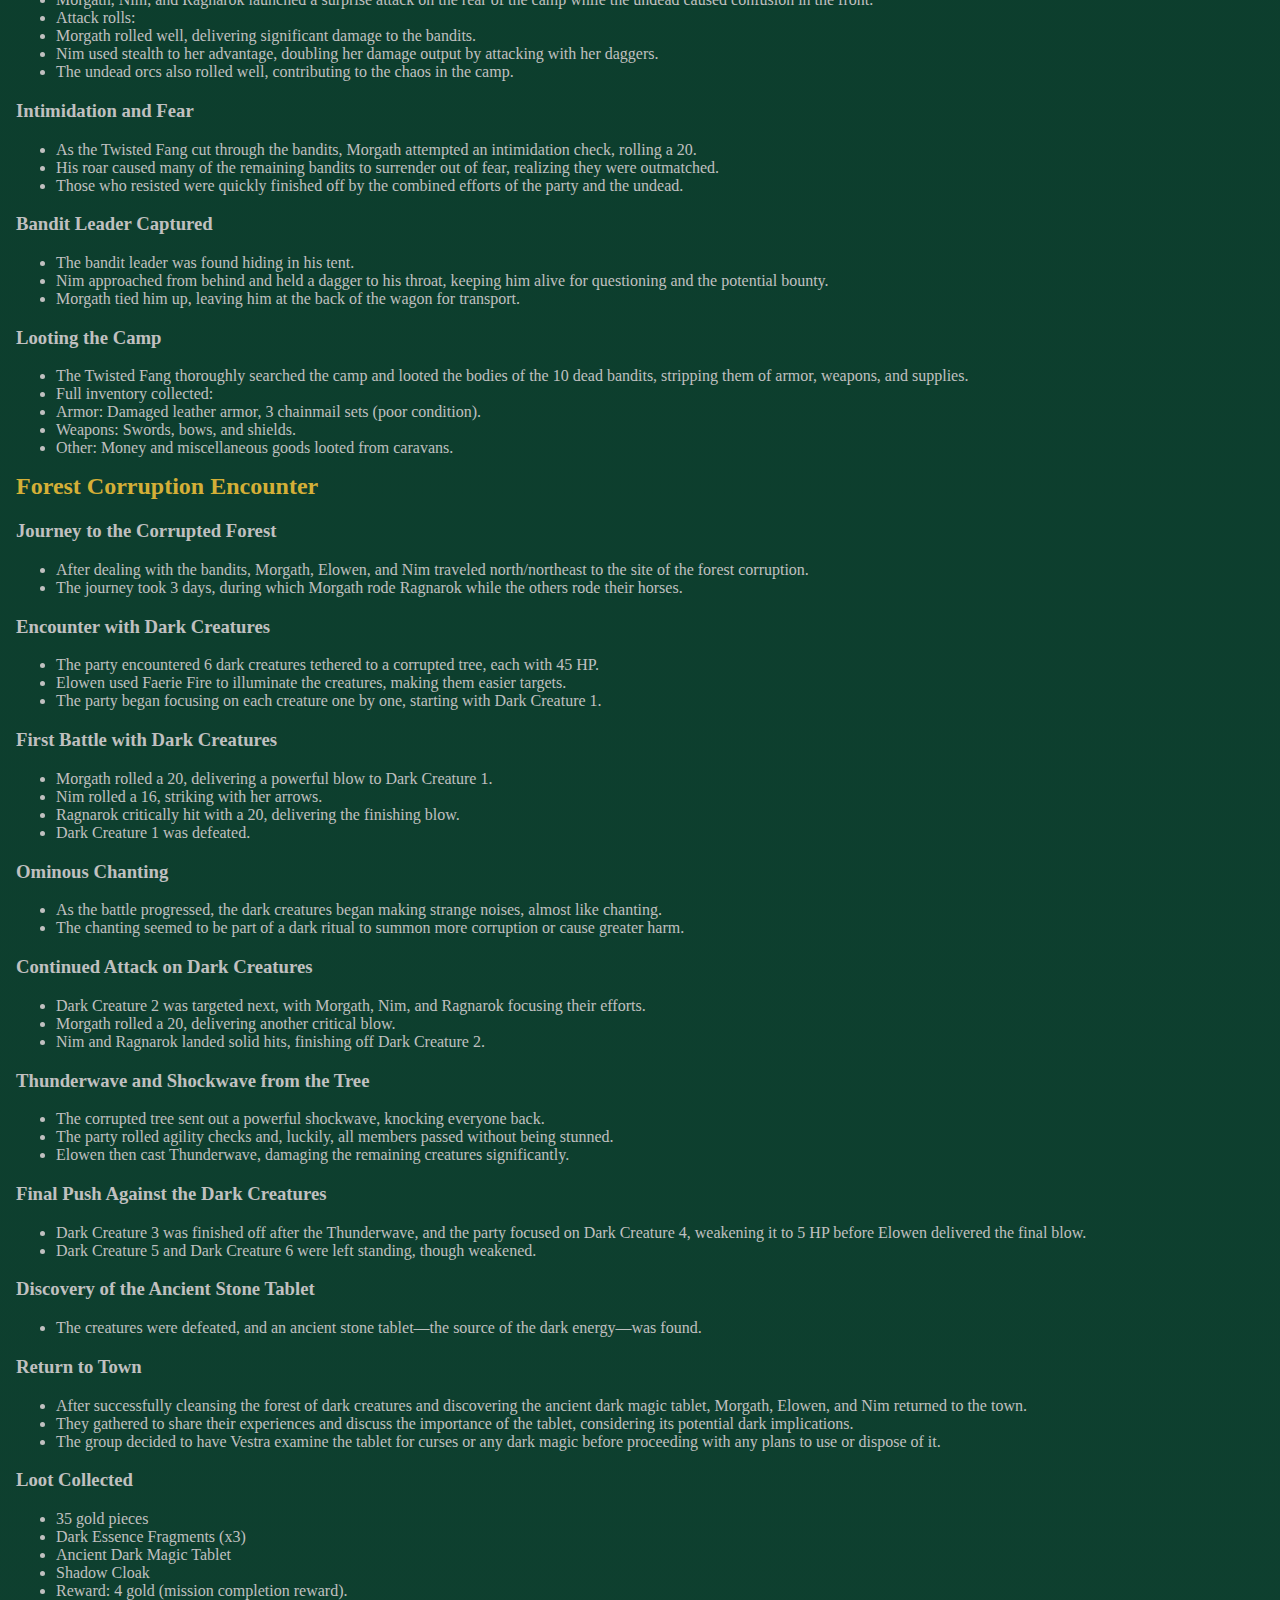
<file: lore.html>
﻿<!DOCTYPE html>

<html lang="en" xmlns="http://www.w3.org/1999/xhtml">
<head>
    <meta charset="utf-8" />
    <meta name="viewport" content="width=device-width, initial-scale=1.0" />
    <title>Lore</title>
    <link rel="icon" type="image/png" sizes="16x16" href="favicon2.png">
    <link href="Final.css" rel="stylesheet">
</head>

<body>



    <div id="mobile">

        <div id="mobilenav">
            <a href="#mobile-nav" class="open-nav" aria-label="Button to open up the navigation panel.">&#9776; </a>
        </div>

        <div id="mobile-nav">
            <a href="#mobile-nav"></a>
            <a href="index.html" class="close-nav" ; aria-label="Button to close the navigation panel.">✖ </a>
            <ul>
                <li> <a href="index.html">Home</a></li>
                <li> <a href="lore.html">Lore</a></li>
                <li> <a href="worldbuilding.html">World Building</a></li>
                <li> <a href="aidm.html">AI DM</a></li>
                <li> <a href="opinion.html">Opinion</a></li>
                <li> <a href="resources.html">Resources</a></li>
                <li> <a href="Contribute.html">Contribute</a></li>
            </ul>
        </div>
        <div class="dark-mode-placement">
            <label class="switch">
                <input type="checkbox" id="darkmode" aria-label="Button to activate dark mode.">
                <span class="slider round"></span>
                <br />
            </label>
            <span class="dark-mode-words"><br /><br /><br />Dark mode</span>

        </div>

        <div id="container">

            <div>


            </div>
            <div id="left-container">

                <header>

                    <div class="wrapperh1contribute">
                        <h1>Welcome To My World!</h1>
                    </div>
                </header>
                <div class="wrapperbody">
                    <main>
                        <div id="lore" role="img" aria-label="A medieval fantasy arcane library."></div>

                        <h1>Character Information Table</h1>
                        <table>
                            <tr>
                                <th>Character</th>
                                <th>Race</th>
                                <th>Type</th>
                                <th>Class or Position</th>
                            </tr>
                            <tr>
                                <td>Morgath</td>
                                <td>Half Frost Giant</td>
                                <td>Hero</td>
                                <td>Leader and Barbarian of the Twisted Fang</td>
                            </tr>
                            <tr>
                                <td>Thragar</td>
                                <td>Orc</td>
                                <td>Hero</td>
                                <td>Paladin of the Twisted Fang</td>
                            </tr>
                            <tr>
                                <td>Elowen</td>
                                <td>Elf</td>
                                <td>Hero</td>
                                <td>Druid of the Twisted Fang</td>
                            </tr>
                            <tr>
                                <td>Kaelithor</td>
                                <td>Elf</td>
                                <td>Hero</td>
                                <td>Ranger of the Twisted Fang</td>
                            </tr>
                            <tr>
                                <td>Vestra</td>
                                <td>Shade</td>
                                <td>Hero</td>
                                <td>Necromancer of the Twisted Fang</td>
                            </tr>
                            <tr>
                                <td>Nimblefoot ‘Nim’ Underburrow</td>
                                <td>Gnome</td>
                                <td>Hero</td>
                                <td>Rogue of the Twisted Fang</td>
                            </tr>
                            <tr>
                                <td>Kara</td>
                                <td>Human</td>
                                <td>Friend</td>
                                <td>Forge Master</td>
                            </tr>
                            <tr>
                                <td>Elara</td>
                                <td>Human</td>
                                <td>Friend</td>
                                <td>Kara’s Adopted Daughter</td>
                            </tr>
                            <tr>
                                <td>Ragnorok</td>
                                <td>Dire Wolf</td>
                                <td>Friend</td>
                                <td>Morgath’s Dire Wolf</td>
                            </tr>
                            <tr>
                                <td>Enra</td>
                                <td>Human</td>
                                <td>NPC</td>
                                <td>Guild Receptionist for the Adventurers Guild/Town Hall</td>
                            </tr>
                            <tr>
                                <td>Harold</td>
                                <td>Human</td>
                                <td>NPC</td>
                                <td>Guild Leader of the Hunters Guild</td>
                            </tr>
                            <tr>
                                <td>Matilda</td>
                                <td>Human</td>
                                <td>NPC</td>
                                <td>Guild Leader of the Merchants Guild</td>
                            </tr>
                            <tr>
                                <td>Elder Rowan</td>
                                <td>Human</td>
                                <td>NPC</td>
                                <td>Town Elder</td>
                            </tr>
                            <tr>
                                <td>Galen</td>
                                <td>Human</td>
                                <td>NPC</td>
                                <td>Adventurer Mentor</td>
                            </tr>
                            <tr>
                                <td>Greta</td>
                                <td>Human</td>
                                <td>NPC</td>
                                <td>Baker</td>
                            </tr>
                            <tr>
                                <td>Rudolf</td>
                                <td>Human</td>
                                <td>NPC</td>
                                <td>Carpenters Guild Leader</td>
                            </tr>
                            <tr>
                                <td>Maris</td>
                                <td>Human</td>
                                <td>NPC</td>
                                <td>Hunter Apprentice (Hunters Guild)</td>
                            </tr>
                            <tr>
                                <td>Bran</td>
                                <td>Human</td>
                                <td>NPC</td>
                                <td>Field Repair Apprentice (Hunters Guild)</td>
                            </tr>
                            <tr>
                                <td>Fallon</td>
                                <td>Human</td>
                                <td>NPC</td>
                                <td>Organizer & Cleaner (Hunters Guild)</td>
                            </tr>
                            <tr>
                                <td>Lira</td>
                                <td>Human</td>
                                <td>NPC</td>
                                <td>Merchant Apprentice (Merchants Guild)</td>
                            </tr>
                            <tr>
                                <td>Elara</td>
                                <td>Human</td>
                                <td>NPC</td>
                                <td>Apprentice (Kara’s Forge)</td>
                            </tr>
                            <tr>
                                <td>Tomas</td>
                                <td>Human</td>
                                <td>NPC</td>
                                <td>Blacksmith Apprentice (Kara’s Forge)</td>
                            </tr>
                            <tr>
                                <td>Olan</td>
                                <td>Human</td>
                                <td>NPC</td>
                                <td>Artistic Blacksmith Apprentice (Kara’s Forge)</td>
                            </tr>
                            <tr>
                                <td>Sari</td>
                                <td>Human</td>
                                <td>NPC</td>
                                <td>Healing Apprentice (Elder Rowan)</td>
                            </tr>
                            <tr>
                                <td>Mira</td>
                                <td>Human</td>
                                <td>NPC</td>
                                <td>Organizing & Assistance Apprentice (Elder Rowan)</td>
                            </tr>
                            <tr>
                                <td>Joran</td>
                                <td>Human</td>
                                <td>NPC</td>
                                <td>Carpenter Apprentice (Carpenters Guild)</td>
                            </tr>
                            <tr>
                                <td>Kira</td>
                                <td>Human</td>
                                <td>NPC</td>
                                <td>Baking Apprentice (Greta the Baker)</td>
                            </tr>
                            <tr>
                                <td>Niko</td>
                                <td>Human</td>
                                <td>NPC</td>
                                <td>Adventurer Apprentice (Galen)</td>
                            </tr>
                        </table>
                        <h1>The Twisted Fang</h1>

                        <div id="twisted-fangimage" aria- label="An image of a wolf that is the Twisted Fangs sigil"></div><br />
                        <div class="row-1">
                            <div class="left-side">
                                <h2>Morgath</h2>
                                <div id="morgathimage" aria label="A picture of Morgath, Ragnorock, and Kara in her forge"></div>
                                <span class="explain">*This is a picture of Ragnorock, Kara and Morgath</span>
                                <p>Morgath is a savage and fearsome leader. He is driven by vengeance after his tribe and family were destroyed by an orc warlord. During the final confrontation with the warlord, Morgath brutally killed him, but not before the orc killed his wife and child. This rage fuels his relentless pursuit of power and protection over those he loves. The Twisted Fang follows him not only for his strength but because he has saved each of them from their haunted pasts.</p>
                                <p>Special Trait: Morgath is blessed by the gods with secrets that not even he knows. He is a powerful, nearly unbreakable front-line warrior. </p>
                                <p>Morgath found all the members of the Twisted Fang haunted by tragic pasts and accepted them without judgment. The group chose him as their leader because of his acceptance of them and his ability to unify them under one banner.</p>
                            </div>
                            <div class="right-side">
                                <h2>Kaelithor</h2>
                                <div id="kaelithorimage" aria-label="Kaelithor standing with a bow at the ready in a forest"></div>
                                <p>Kaelithor is the twin brother of Elowen. After his resurrection, he vowed to stay by her side and protect her. He is a master tracker and skilled with a bow. His connection to the forest remains strong, though it is tainted by the memories of the tragedy that destroyed their homeland.</p>
                                <p>Special Trait: Kaelithor excels in ranged combat, using his keen senses to track enemies and execute deadly attacks.</p>
                                <p>Morgath saved both Kaelithor and Elowen, and Kaelithor follows him out of respect for his ability to unify them.</p>
                            </div>

                        </div>
                        <div class="row-2">
                            <div class="left-side">
                                <h2>Elowen</h2>
                                <div id="elowenimage" aria-label="Elowen the druid in the forest"></div>
                                <p>Elowen once believed she was protecting the forest, but a demon disguised as the forest’s protector deceived her. She performed forbidden magic using rare herbs collected by her brother, Kaelithor, which unleashed a deadly plague that destroyed the forest. To stop the plague, she killed her brother. The villagers sacrificed themselves to resurrect him, believing the twins, born under a full moon, were children of prophecy. Now, she seeks redemption by protecting her new family, the Twisted Fang, and restoring balance.</p>
                                <p>Special Trait: Elowen is a master of druidic magic, using both support and battlefield control abilities to guide the group.</p>
                                <p>Elowen was saved by Morgath after the loss of her family and forest. She follows him with loyalty and aims to never fail her new family.</p>
                            </div>
                            <div class="right-side">
                                <h2>Thragar</h2>
                                <div id="thragarimage" aria-label="A picture of Thragar in his full plate paladin armor"></div>
                                <p>Thragar once worshipped the orc god of battle, but when he refused to kill innocents, the god betrayed him. Thragar attempted to help the innocents escape but was caught. He was forced to kill those he tried to save or watch his family be tortured. This led him into a spiral of despair, where he was enslaved by his own people. After escaping, he encountered Morgath, who helped him find new purpose.</p>
                                <p>Special Trait: As a paladin of vengeance, Thragar seeks justice and redemption, using his divine powers to smite enemies.</p>
                                <p>Morgath saved Thragar from his torment, offering him a new path as a protector of the weak.</p>
                            </div>
                        </div>
                        <div class="row-2">
                            <div class="left-side">
                                <h2>Vestra</h2>

                                <div id="vestraimage" aria-label="Vestra looking menecing"></div>
                                <p>Vestra was once an elf who was kidnapped by a short-lived species that sought to unlock the secret of her long lifespan. After years of torture and experimentation, she was killed, but the experiments transformed her into a shade. In a fit of rage, she reanimated her captors, repeatedly killing them until consumed by grief. She entered the Shadowfell to master her powers, returning to the mortal realm without purpose until Morgath accepted her.</p>
                                <p>Special Trait: Vestra can control vast numbers of undead, making her a formidable force in battles.</p>
                                <p>Morgath found her lost in the world, and his acceptance gave her direction. She now uses her powers to support the Twisted Fang.</p>
                            </div>
                            <div class="right-side">
                                <h2>Nim</h2>
                                <div id="nimimage" aria-label="An up close image of Nim the Gnome"></div>
                                <p>Nimblefoot ‘Nim’ Underburrow was once under the control of a powerful crime lord, who used her family as leverage to force her into a life of thievery. Every time she tried to escape, the crime lord tortured her family in front of her. After her family was killed, she attempted to take her own life in a bombing but was saved by the Twisted Fang. Now, she uses her skills to protect the group and takes pleasure in silently eliminating their enemies.</p>
                                <p>Special Trait: As an assassin, Nim strikes quickly and quietly, dealing critical damage to her enemies.</p>
                                <p>Bond: Morgath saved her from her darkest moment, and she is devoted to him for giving her a second chance at life.</p>
                            </div>


                        </div>
                        <h1>The Kara Connection</h1>
                        <h2>The Forge Master</h2>
                        <p>
                            Kara, the Forge Master, is a strong, independent woman in her early thirties, with long, braided red hair and piercing emerald green eyes that shimmer with intensity. Years of working at the forge have shaped her into a muscular and skilled blacksmith, known throughout the region for her legendary craftsmanship. Her forge is not only renowned for producing high-quality weapons and armor but also serves as a hub for many adventurers and townsfolk who trust her implicitly. Kara’s work is not just her profession—it’s her passion. She approaches every project, whether it’s a simple tool or a masterfully crafted weapon, with a fiery dedication that mirrors the flames of her forge.


                            Kara is deeply, profoundly in love with Morgath. Her affection for him goes beyond admiration—it’s a fierce and unwavering love that she holds close to her heart, guarding it like one of her most precious treasures. Though she hides this depth of feeling behind a flirtatious demeanor, it’s a veil she wears only for him, teasing him lightly in a way that no one else ever experiences. Her flirtations are subtle, warm, and always infused with a tenderness she can’t completely conceal.



                            Beneath her playful words lies an intensity she dares not reveal fully, fearing it might change their bond or disrupt the group. Yet, her love for him is undeniable, present in every piece of armor she crafts and every glance she steals when he’s not looking. Kara’s heart belongs to Morgath entirely, and she continues to nurture that love quietly, hoping that one day he might notice the sincerity hidden behind her flirtatious smiles and see her as more than a friend.
                        </p>
                        <h2>Her Connection to the Twisted Fang </h2>
                        <p>
                            Kara has a deep bond with each member of the Twisted Fang. As their trusted blacksmith, she has personally forged, repaired, and improved many of their weapons and armor. Beyond the professional relationship, Kara is a close friend to each of them, sharing moments of camaraderie and bonding that go beyond the anvil and the adventurers’ gear. She has seen them grow from a ragtag band of adventurers into a formidable and respected group.



                            Each member of the Twisted Fang sees Kara as more than just a blacksmith. To them, she is a confidante and a steady presence—a person they turn to when they need reassurance or grounding after the chaos of battle. Elowen often seeks her wisdom, discussing how the natural world and crafted weapons can coexist. Thragar respects her strength and discipline, feeling a kinship in their shared sense of honor. Nim enjoys playful banter with Kara, seeing her as someone who helps her find strength in her small stature. Kaelithor values her pragmatic advice, and Vestra silently respects her discipline, seeing a reflection of herself in Kara’s unwavering focus.
                        </p>
                        <h2>Her Inner Struggle </h2>
                        <p>Kara’s feelings are amplified by her interactions with Elara, the orphan she recently adopted. Elara looks up to Morgath as a father figure, and this bond only strengthens Kara’s emotions. Watching Morgath interact with the child, showing a softer side that few others ever see, makes Kara feel as though they are already a family in some sense. The way Elara sees Morgath as the father she never had resonates deeply with Kara’s own unspoken desire to share her life with him. </p>
                        <p>Kara is fiercely independent and not the type to rely on others, but when it comes to Morgath, she finds herself wishing for something more—something she’s afraid to admit even to herself. There’s an undercurrent of tension every time they are alone, and Kara waits for the right moment to reveal her heart. She has confided in Elara, who has noticed the way Kara looks at Morgath, and who secretly hopes to push Kara toward revealing her feelings when the time is right. Kara will not express her feelings until great peril befalls Morgath, then she will tell him how she feels! </p>
                        <p>Despite this, Kara continues to wait, unsure of how Morgath truly feels. She has convinced herself that he sees her only as a friend and ally, but deep down, she hopes that he might feel the same way. Kara believes that once the current storm of battles and missions passes, there might be a moment when she can finally tell him how she feels—perhaps even by the fire of the forge where their connection first began. </p>
                        <p>For now, she remains a steadfast supporter of the Twisted Fang, keeping her emotions in check, waiting for the right moment when she can finally reveal the depth of her love for Morgath. </p>
                        <h1>Missions</h1>
                        <h2>Orc Stronghold Quest</h2>

                        <h3>Mission Overview</h3>
                        <ul>
                            <li>Objective: The Twisted Fang was tasked with assaulting an orc stronghold that had been terrorizing nearby villages. The orcs were well-defended, but the Twisted Fang devised a strategic approach to dismantle them.</li>
                            <li>Location: A large orc encampment fortified deep in the mountains.</li>
                            <li>Preparation: The group spent several days scouting the orcs, identifying weaknesses in their patrols and routines. They observed that the orcs were feasting regularly, making it an ideal opportunity for poisoning.</li>
                        </ul>

                        <h3>Execution of the Plan</h3>
                        <ol>
                            <li>Nim snuck into the camp, successfully poisoning the orcs’ ale, ensuring that when the Twisted Fang attacked, the orcs would be weakened. She rolled high on her stealth checks, avoiding detection and setting the plan in motion.</li>
                            <li>Morgath led the attack, using the distraction of the poisoned orcs to launch a frontal assault while Kaelithor and Nim flanked the camp from the rear, eliminating key sentries.</li>
                            <li>Elowen and Vestra used their magic to control the battlefield, with Elowen casting spells to entangle and slow down the orcs, while Vestra reanimated fallen enemies to use against their own comrades.</li>
                            <li>The 30 undead orcs that Vestra controlled were instrumental in overwhelming the orc defenses. They acted as both shock troops and decoys, drawing attention away from the Twisted Fang’s tactical strikes.</li>
                        </ol>

                        <h3>Final Confrontation</h3>
                        <ul>
                            <li>Morgath personally faced off against the Orc Warlord who had betrayed Thragar. In a brutal one-on-one battle, Morgath’s strength and fury were too much for the warlord, who was ultimately captured rather than killed. Morgath knew the warlord had valuable information about other strongholds in the region.</li>
                        </ul>

                        <h3>Outcome</h3>
                        <ul>
                            <li>The orc stronghold was destroyed, and the Twisted Fang looted the camp. They found:</li>
                            <ul>
                                <li>Weapons and armor that were later sold to Kara, the Forge Master.</li>
                                <li>Gems and precious metals that Nim negotiated to sell at the Merchants Guild.</li>
                                <li>Livestock and trade goods, which were donated to local villages to improve their relations with the Twisted Fang.</li>
                            </ul>
                        </ul>
                        <h2>Dire Wolf Encounter</h2>
                        <h3>Initial Setup</h3>
                        <ul>
                            <li>Location: Western fields outside the woods, where dire wolves had been attacking livestock.</li>
                            <li>Bait: 5 purchased chickens were used to lure in the dire wolves.</li>
                            <li>Undead Positioning: 30 undead orcs were stationed outside the trap to encircle the wolves once they approached.</li>
                        </ul>

                        <h3>Dire Wolf Arrival</h3>
                        <ul>
                            <li>Elowen identified 10 dire wolves approaching the trap.</li>
                            <li>Vestra signaled the undead to encircle the wolves as they took the bait.</li>
                        </ul>

                        <h3>Initial Attack (Focus on the Alpha)</h3>
                        <ul>
                            <li>Morgath led the attack by focusing on the alpha wolf, calling for the party to do the same.</li>
                            <li>The undead were commanded to attack the other wolves while the members of the Twisted Fang attacked the alpha.</li>
                            <li>Kaelithor targeted the alpha with ranged attacks, while Nim attempted a stealthy approach.</li>
                        </ul>

                        <h3>Twisted Fang Attack Rolls</h3>
                        <ul>
                            <li>Morgath rolled well, delivering a solid blow to the alpha.</li>
                            <li>Nim and Kaelithor both scored effective hits on the wolves.</li>
                            <li>The 30 undead orcs rolled for their attacks on the remaining wolves, hitting them with moderate success but not enough to kill the entire pack.</li>
                        </ul>

                        <h3>Healing and Continued Attack</h3>
                        <ul>
                            <li>The wolves retaliated, wounding some members of the party.</li>
                            <li>Elowen began casting healing spells on the severely injured party members, using d6 rolls to determine healing effectiveness. Any roll over 3 resulted in a full heal.</li>
                        </ul>

                        <h3>Capturing the Alpha</h3>
                        <ul>
                            <li>Once the alpha was weakened, Morgath gave the order to capture it alive.</li>
                            <li>The undead continued their assault on the remaining wolves while the party focused on subduing the alpha.</li>
                            <li>Elowen used her restraining spells to bind the alpha, successfully holding it in place.</li>
                        </ul>

                        <h3>Morgath’s Bond with the Alpha (Ragnarok)</h3>
                        <ul>
                            <li>Morgath attempted to forge a bond with the dire wolf alpha by touching its head and invoking the powers that had resurrected him.</li>
                            <li>He spoke to the wolf, telling stories of his past, including the loss of his wife and son, which deeply affected the Twisted Fang members. Each had a personal reaction to hearing this, showing emotions of sympathy, shock, and a deeper respect for Morgath.</li>
                            <li>The alpha wolf was named Ragnarok after the bond was successfully forged.</li>
                        </ul>

                        <h3>Healing Ragnarok</h3>
                        <ul>
                            <li>Elowen used a healing spell on Ragnarok, rolling a d6. Since the result was over 3, it resulted in a full heal for the dire wolf, solidifying the bond between Morgath and his new companion.</li>
                        </ul>

                        <h3>Butchering the Wolves</h3>
                        <ul>
                            <li>The remaining dire wolves were butchered and skinned:</li>
                            <li>Pelts: 2 excellent pelts, 5 common pelts, 3 poor pelts.</li>
                            <li>Meat: The total amount of dire wolf meat collected was 630 pounds, enough to feed the Twisted Fang for 15 days, with the rest available for sale.</li>
                        </ul>

                        <h3>Heading to the Outpost</h3>
                        <ul>
                            <li>The party mounted their horses, and Morgath rode Ragnarok as they traveled to the nearest outpost.</li>
                            <li>They brought with them:</li>
                            <li>5 silver rings</li>
                            <li>1 golden ring</li>
                            <li>A large sack of gemstones</li>
                            <li>10 dire wolf pelts (2 excellent, 5 common, 3 poor)</li>
                            <li>450 pounds of fresh dire wolf meat</li>
                            <li>2 strong young horses in peak condition</li>
                            <li>Nim was tasked with negotiating the best price for these items.</li>
                        </ul>
                        <h2>Bandit Encounter</h2>
                        <h3>Scouting the Bandit Camp</h3>
                        <ul>
                            <li>After arriving at the bandits’ location, Nim and Kaelithor scouted ahead to assess the situation.</li>
                            <li>The camp had several sloppy sentries, with 15 bandits total.</li>
                            <li>The party planned to assassinate the sentries before launching a surprise attack.</li>
                        </ul>

                        <h3>Assassination and Distraction</h3>
                        <ul>
                            <li>Nim and Kaelithor assassinated the sentries, hiding their bodies as planned.</li>
                            <li>Morgath then sent in the 30 undead orcs as a loud distraction to draw the bandits’ attention.</li>
                            <li>The Twisted Fang moved in from behind, preparing for a surprise attack.</li>
                        </ul>

                        <h3>Battle with the Bandits</h3>
                        <ul>
                            <li>Morgath, Nim, and Ragnarok launched a surprise attack on the rear of the camp while the undead caused confusion in the front.</li>
                            <li>Attack rolls:</li>
                            <li>Morgath rolled well, delivering significant damage to the bandits.</li>
                            <li>Nim used stealth to her advantage, doubling her damage output by attacking with her daggers.</li>
                            <li>The undead orcs also rolled well, contributing to the chaos in the camp.</li>
                        </ul>

                        <h3>Intimidation and Fear</h3>
                        <ul>
                            <li>As the Twisted Fang cut through the bandits, Morgath attempted an intimidation check, rolling a 20.</li>
                            <li>His roar caused many of the remaining bandits to surrender out of fear, realizing they were outmatched.</li>
                            <li>Those who resisted were quickly finished off by the combined efforts of the party and the undead.</li>
                        </ul>

                        <h3>Bandit Leader Captured</h3>
                        <ul>
                            <li>The bandit leader was found hiding in his tent.</li>
                            <li>Nim approached from behind and held a dagger to his throat, keeping him alive for questioning and the potential bounty.</li>
                            <li>Morgath tied him up, leaving him at the back of the wagon for transport.</li>
                        </ul>

                        <h3>Looting the Camp</h3>
                        <ul>
                            <li>The Twisted Fang thoroughly searched the camp and looted the bodies of the 10 dead bandits, stripping them of armor, weapons, and supplies.</li>
                            <li>Full inventory collected:</li>
                            <li>Armor: Damaged leather armor, 3 chainmail sets (poor condition).</li>
                            <li>Weapons: Swords, bows, and shields.</li>
                            <li>Other: Money and miscellaneous goods looted from caravans.</li>
                        </ul>
                        <h2>Forest Corruption Encounter</h2>
                        <h3>Journey to the Corrupted Forest</h3>
                        <ul>
                            <li>After dealing with the bandits, Morgath, Elowen, and Nim traveled north/northeast to the site of the forest corruption.</li>
                            <li>The journey took 3 days, during which Morgath rode Ragnarok while the others rode their horses.</li>
                        </ul>

                        <h3>Encounter with Dark Creatures</h3>
                        <ul>
                            <li>The party encountered 6 dark creatures tethered to a corrupted tree, each with 45 HP.</li>
                            <li>Elowen used Faerie Fire to illuminate the creatures, making them easier targets.</li>
                            <li>The party began focusing on each creature one by one, starting with Dark Creature 1.</li>
                        </ul>

                        <h3>First Battle with Dark Creatures</h3>
                        <ul>
                            <li>Morgath rolled a 20, delivering a powerful blow to Dark Creature 1.</li>
                            <li>Nim rolled a 16, striking with her arrows.</li>
                            <li>Ragnarok critically hit with a 20, delivering the finishing blow.</li>
                            <li>Dark Creature 1 was defeated.</li>
                        </ul>

                        <h3>Ominous Chanting</h3>
                        <ul>
                            <li>As the battle progressed, the dark creatures began making strange noises, almost like chanting.</li>
                            <li>The chanting seemed to be part of a dark ritual to summon more corruption or cause greater harm.</li>
                        </ul>

                        <h3>Continued Attack on Dark Creatures</h3>
                        <ul>
                            <li>Dark Creature 2 was targeted next, with Morgath, Nim, and Ragnarok focusing their efforts.</li>
                            <li>Morgath rolled a 20, delivering another critical blow.</li>
                            <li>Nim and Ragnarok landed solid hits, finishing off Dark Creature 2.</li>
                        </ul>

                        <h3>Thunderwave and Shockwave from the Tree</h3>
                        <ul>
                            <li>The corrupted tree sent out a powerful shockwave, knocking everyone back.</li>
                            <li>The party rolled agility checks and, luckily, all members passed without being stunned.</li>
                            <li>Elowen then cast Thunderwave, damaging the remaining creatures significantly.</li>
                        </ul>

                        <h3>Final Push Against the Dark Creatures</h3>
                        <ul>
                            <li>Dark Creature 3 was finished off after the Thunderwave, and the party focused on Dark Creature 4, weakening it to 5 HP before Elowen delivered the final blow.</li>
                            <li>Dark Creature 5 and Dark Creature 6 were left standing, though weakened.</li>
                        </ul>

                        <h3>Discovery of the Ancient Stone Tablet</h3>
                        <ul>
                            <li>The creatures were defeated, and an ancient stone tablet—the source of the dark energy—was found.</li>
                        </ul>

                        <h3>Return to Town</h3>
                        <ul>
                            <li>After successfully cleansing the forest of dark creatures and discovering the ancient dark magic tablet, Morgath, Elowen, and Nim returned to the town.</li>
                            <li>They gathered to share their experiences and discuss the importance of the tablet, considering its potential dark implications.</li>
                            <li>The group decided to have Vestra examine the tablet for curses or any dark magic before proceeding with any plans to use or dispose of it.</li>
                        </ul>

                        <h3>Loot Collected</h3>
                        <ul>
                            <li>35 gold pieces</li>
                            <li>Dark Essence Fragments (x3)</li>
                            <li>Ancient Dark Magic Tablet</li>
                            <li>Shadow Cloak</li>
                            <li>Reward: 4 gold (mission completion reward).</li>
                        </ul>
                        <h2>Mine Mission for Dwarven Bronze</h2>
                        <h3>Mission Objectives</h3>
                        <ul>
                            <li>Primary Goal: Collect high-quality copper and tin ore.</li>
                            <li>Secondary Goal: Scout the mines for additional resources and valuables.</li>
                        </ul>

                        <h3>Phase 1: Travel to the Mine</h3>
                        <ul>
                            <li>Duration: 5 days with a well-armed caravan.</li>
                            <li>Encountered various challenges, including ambushes from goblins and trolls, which allowed for battle experience and loot collection.</li>
                        </ul>

                        <h3>Phase 2: Mining Operations</h3>
                        <ul>
                            <li><b>Copper Vein Extraction:</b> Discovered and mined a rich copper vein, yielding 100 lbs of pure copper.</li>
                            <li><b>Tin Vein Extraction:</b> A high-quality tin vein was located and fully mined, yielding 63 lbs of tin.</li>
                            <li><b>Additional Resources:</b> Found gems, enchanted items, and precious stones during mining, which were added to the group’s reserves.</li>
                            <li><b>Quality Control:</b> Ensured that only pure quality copper and tin were selected for the Dwarven bronze alloy, maximizing weapon quality.</li>
                        </ul>

                        <h3>Phase 3: Return to Town</h3>
                        <ul>
                            <li>Transported ore and loot back to town with the wagon at full capacity.</li>
                            <li>No significant challenges were encountered on the return, allowing a smooth journey home.</li>
                        </ul>

                        <h3>Final Outcome</h3>
                        <h3>Resources Collected</h3>
                        <ul>
                            <li><b>Copper Ore:</b> 100 lbs (pure)</li>
                            <li><b>Tin Ore:</b> 63 lbs (pure)</li>
                        </ul>

                        <h3>Loot & Additional Items</h3>
                        <ul>
                            <li>Various items looted from defeated enemies, including weapons, enchanted trinkets, and rare gemstones.</li>
                            <li>Troll and boar hides for potential crafting and selling.</li>
                        </ul>

                        <h3>Preparation for Crafting</h3>
                        <ul>
                            <li>All collected ores were handed over to Forge Master Kara.</li>
                            <li>Payment of 26 gold was arranged for labor and tax to craft the Dwarven bronze weapons, to be completed in 7–10 days.</li>
                        </ul>

                        <p>This mission not only secured the materials required for the Dwarven bronze but also enriched the Twisted Fang’s reserves with valuable resources. The success of this mission has set the stage for crafting powerful, enhanced gear to prepare for future challenges.</p>


                        <h2>Mine Mission for Dwarven Bronze</h2>
                        <h3>Mission Objectives</h3>
                        <ul>
                            <li>Primary Goal: Collect high-quality copper and tin ore.</li>
                            <li>Secondary Goal: Scout the mines for additional resources and valuables.</li>
                        </ul>

                        <h3>Phase 1: Travel to the Mine</h3>
                        <ul>
                            <li>Duration: 5 days with a well-armed caravan.</li>
                            <li>Encountered various challenges, including ambushes from goblins and trolls, which allowed for battle experience and loot collection.</li>
                        </ul>

                        <h3>Phase 2: Mining Operations</h3>
                        <ul>
                            <li>Copper Vein Extraction: Discovered and mined a rich copper vein, yielding 100 lbs of pure copper.</li>
                            <li>Tin Vein Extraction: A high-quality tin vein was located and fully mined, yielding 63 lbs of tin.</li>
                            <li>Additional Resources: Found gems, enchanted items, and precious stones during mining, which were added to the group’s reserves.</li>
                            <li>Quality Control: Ensured that only pure quality copper and tin were selected for the Dwarven bronze alloy, maximizing weapon quality.</li>
                        </ul>

                        <h3>Phase 3: Return to Town</h3>
                        <ul>
                            <li>Transported ore and loot back to town with the wagon at full capacity.</li>
                            <li>No significant challenges were encountered on the return, allowing a smooth journey home.</li>
                        </ul>

                        <h3>Final Outcome</h3>
                        <h3>Resources Collected</h3>
                        <ul>
                            <li>Copper Ore: 100 lbs (pure)</li>
                            <li>Tin Ore: 63 lbs (pure)</li>
                        </ul>

                        <h3>Loot & Additional Items</h3>
                        <ul>
                            <li>Various items looted from defeated enemies, including weapons, enchanted trinkets, and rare gemstones.</li>
                            <li>Troll and boar hides for potential crafting and selling.</li>
                        </ul>

                        <h3>Preparation for Crafting</h3>
                        <ul>
                            <li>All collected ores were handed over to Forge Master Kara.</li>
                            <li>Payment of 26 gold was arranged for labor and tax to craft the Dwarven bronze weapons, to be completed in 7–10 days.</li>
                        </ul>

                        <p>This mission not only secured the materials required for the Dwarven bronze but also enriched the Twisted Fang’s reserves with valuable resources. The success of this mission has set the stage for crafting powerful, enhanced gear to prepare for future challenges.</p>

                        <h2>Kara’s Errands for Forge Materials</h2>
                        <h3>Mission Objectives</h3>
                        <ul>
                            <li>Primary Goal: Gather specific high-quality resources for Kara’s forge needs.</li>
                        </ul>

                        <h3>Materials Requested</h3>
                        <ul>
                            <li>Iron Ore: 10 lbs of high-quality ore, suitable for forging weapons.</li>
                            <li>Leather Hides: 5 good-quality hides, useful for armor and gear.</li>
                            <li>Special Herbs: 3 to 5 sprigs each of pine, fir, spruce, and walnut for enchantment enhancements.</li>
                        </ul>

                        <h3>Materials Collected</h3>
                        <ul>
                            <li>Iron Ore: 116 lbs (pure), 405 lbs (clouded), 58 lbs (low quality).</li>
                            <li>
                                Leather Hides:
                                <ul>
                                    <li>4 troll hides (pure), 3 troll hides (clouded), 2 troll hides (poor).</li>
                                    <li>3 boar hides (pure), 2 boar hides (clouded).</li>
                                </ul>
                            </li>
                            <li>Special Herbs: 5 sprigs each of pine, fir, spruce, and walnut.</li>
                        </ul>

                        <h3>Reward & Outcome</h3>
                        <ul>
                            <li>Total Reward: 49 gold, 5 silver.</li>
                            <li>Kara highly valued the purity of materials, especially iron and herbs, which would strengthen her enchantments.</li>
                            <li>The Twisted Fang solidified Kara’s trust and gained more influence within the town.</li>
                        </ul>

                        <p>This mission allowed Kara to secure essential materials while reinforcing the bond between her and the Twisted Fang. It saved on forging costs and enriched Kara’s resource stock, enabling her to take on larger projects for the Twisted Fang and other clients in town.</p>
                        <h2>Upgrading the Gates of Elbaf</h2>
                        <h3>Mission Objective</h3>
                        <ul>
                            <li>Fortify all town gates to enhance Elbaf’s defense against external threats, such as orc marauders, bandits, and dark forces.</li>
                        </ul>

                        <h3>Phase 1: Material Gathering and Preparation</h3>
                        <ul>
                            <li>Iron Ore: 600 lbs collected from local mines, transported by wagon.</li>
                            <li>Stone Blocks: 150 blocks (100 lbs each), sourced from a quarry north of Elbaf.</li>
                            <li>Wooden Planks: 200 planks obtained from logging in the southern forest.</li>
                            <li>Pitch and Resin: 300 lbs harvested from old pine trees for reinforcement.</li>
                        </ul>

                        <h3>Phase 2: Construction of Fortifications</h3>
                        <ul>
                            <li>Metal Spikes and Chains: 200 spikes, 50 feet of iron chains forged under Kara’s supervision.</li>
                            <li>Oil Cauldrons and Lanterns: 6 cauldrons, 30 lanterns produced at Kara’s forge.</li>
                            <li>Rope Supply: 500 units used for securing gates and pulley systems.</li>
                        </ul>

                        <h3>Phase 3: Installation of Defensive Measures and Patrol Routes</h3>
                        <ul>
                            <li>Fortifications Installed: Stone blocks positioned, metal reinforcements added, oil cauldrons placed.</li>
                            <li>Patrol Routes: Established with Harold’s Hunters Guild and town guards, with undead orcs assisting in surveillance.</li>
                        </ul>

                        <h3>Phase 4: Final Inspections and Readiness Drills</h3>
                        <ul>
                            <li>Quality Assurance: Inspections conducted by Elder Rowan and Kara.</li>
                            <li>Community Engagement: Town meeting held to inform residents about the new defenses.</li>
                        </ul>

                        <h3>Rewards and Outcome</h3>
                        <ul>
                            <li>Base Reward: 50 gold for each Twisted Fang member.</li>
                            <li>Performance Bonuses: 5 gold bonus if completed within a month, 3 gold bonus if fortifications were rated ‘Exceptional.’</li>
                            <li>Town Recognition: The Twisted Fang is now considered Trusted Allies in Elbaf.</li>
                        </ul>

                        <p>The mission was a success, reinforcing Elbaf’s defenses and further strengthening the Twisted Fang’s reputation in the town.</p>
                        <h2>Combined Mission - Caravan Escort & Gnoll Disturbance on Trade Route</h2>
                        <h3>Mission Overview</h3>
                        <ul>
                            <li>Escort a caravan safely from Ironholt back to Elbaf.</li>
                            <li>Clear out a gnoll camp responsible for attacks on the Crescent Hills trade route.</li>
                        </ul>

                        <h3>Participants</h3>
                        <ul>
                            <li>Morgath (Leader)</li>
                            <li>Vestra (Necromancer)</li>
                            <li>Kaelithor (Ranger)</li>
                            <li>Thragar (Paladin)</li>
                            <li>Ragnorok (Dire Wolf)</li>
                            <li>30 Undead Orc Warriors controlled by Vestra</li>
                        </ul>

                        <h3>Mission Execution</h3>
                        <h3>Gnoll Camp Strategy</h3>
                        <ul>
                            <li>Kaelithor scouted ahead, spotting 7 gnolls and their leader.</li>
                            <li>The Twisted Fang used a decoy strategy with the undead and a wagon to lure the gnolls into an ambush.</li>
                            <li>Stealth attacks eliminated most gnolls, leaving only the leader and one survivor.</li>
                            <li>Vestra's undead forces intimidated the gnoll leader into surrendering.</li>
                        </ul>

                        <h3>Loot Recovered</h3>
                        <ul>
                            <li>Crate of spices, textiles, and various small valuables.</li>
                            <li>Weapons cache containing spears, swords, and a heavy crossbow.</li>
                            <li>Worg pelts, silver daggers, and a small marked map of ambush points.</li>
                        </ul>

                        <h3>Caravan Escort and Worg Encounter</h3>
                        <ul>
                            <li>The escort proceeded without issue until a worg ambush near Elbaf.</li>
                            <li>Kaelithor and Ragnorok swiftly eliminated the biggest threats.</li>
                            <li>The undead provided a defensive barrier to secure the caravan.</li>
                        </ul>

                        <h3>Rewards</h3>
                        <ul>
                            <li>Caravan Escort Payment: 20 gold.</li>
                            <li>Gnoll Camp Clear-Out: 15 gold.</li>
                            <li>10 gold for capturing the gnoll leader.</li>
                            <li>Bonus 10 gold for encountering hostiles.</li>
                            <li>First pick of rare ores for Kara’s forge.</li>
                            <li>Loot value of 96 gold and 8 silver from merchant guild negotiations.</li>
                        </ul>

                        <p>The mission was a success, ensuring the safety of trade routes and reinforcing the Twisted Fang’s reputation.</p>

                        <h2>Herb Supply for Blighted Villages</h2>
                        <h3>Objective</h3>
                        <p>Gather and deliver herbs needed to combat a blight affecting the villagers of Mistvale.</p>

                        <h3>Herbs Requested</h3>
                        <ul>
                            <li>Moonwort Sprigs (5): Used in anti-inflammatory potions.</li>
                            <li>Silverleaf Leaves (3): Powerful anti-infective properties.</li>
                            <li>Elder Moss Bundles (2): Used in poultices for burns and infections.</li>
                            <li>Bloodroot Roots (4): Helps in blood-cleansing potions.</li>
                            <li>Sundew Petals (6): Treats fevers and respiratory issues.</li>
                        </ul>

                        <h3>Journey to Mistvale</h3>
                        <p>Elowen traveled to Mistvale, foraging along streams and shaded areas for the required herbs. Silverleaf was the most difficult to locate, but all herbs were gathered successfully.</p>

                        <h3>Interactions in Mistvale</h3>
                        <p>Upon arrival, Elowen met with local healers, who expressed gratitude for the fresh supplies. She assisted in creating the first batch of salves and potions and provided guidance on their use.</p>

                        <h3>Loot & Rewards</h3>
                        <ul>
                            <li>Rare Herbs: Silverthorn and Redroot, gifted by the healers.</li>
                            <li>Potion of Vitality: Specially prepared by the head herbalist.</li>
                            <li>Hand-Carved Wooden Emblem of Mistvale: A token of appreciation symbolizing protection and prosperity.</li>
                        </ul>

                        <h3>Outcome</h3>
                        <p>The healers believed the herbs would help the villagers recover quickly. The villagers expressed relief, and Elowen returned feeling accomplished in aiding the community.</p>
                        <h2>Market Thefts</h2>

                        <h3>Initial Setup and Observation</h3>
                        <p>After a series of market thefts in Elbaf, Nim was assigned to identify and apprehend the thief. The Merchant’s Guild reported missing valuables, suggesting a skilled rogue was behind the thefts.</p>

                        <h3>Execution</h3>
                        <p>Nim observed the market throughout the day, blending in with the crowd while keeping an eye on valuable stalls. As the sun set, she noticed a figure moving too smoothly through the market, identifying the thief.</p>

                        <h3>Pursuit and Capture</h3>
                        <p>Nim tracked the suspect through the winding streets of Elbaf, maintaining a safe distance. She cornered him as he attempted to escape with stolen goods, catching him off guard. After a brief struggle, she bound him and delivered him to the guards.</p>

                        <h3>Loot Recovered</h3>
                        <ul>
                            <li>Crate of Spices: High-quality spices from distant regions.</li>
                            <li>Bundle of Textiles: Fine fabrics, likely stolen from a high-end vendor.</li>
                            <li>Small Valuables: Rings, pendants, and silver coins taken from market stalls.</li>
                        </ul>

                        <h3>Outcome and Reward</h3>
                        <p>Nim’s efforts restored order to the market, earning gratitude from the Merchant’s Guild. The captured thief was handed over alive, securing goodwill for the Twisted Fang.</p>

                        <h3>Rewards Received</h3>
                        <ul>
                            <li>Gold Reward: 20 gold for the capture, plus 5 gold for delivering the thief safely.</li>
                            <li>Recognition: The guild receptionist took note of Nim’s efficiency and hinted at future contracts for the Twisted Fang.</li>
                        </ul>
                        <h1>Economy</h1>
                        <h2>Coin Exchange Rates</h2>

                        <h3>1. Currency System</h3>
                        <p>The kingdom operates on a structured and tiered currency system consisting of five types of coins, facilitating both daily transactions and larger-scale trade.</p>

                        <ul>
                            <li><b>Copper Coins:</b> The smallest denomination, used for minor purchases such as food from stalls.</li>
                            <li><b>Silver Coins:</b> Commonly used for everyday expenses and skilled labor transactions.</li>
                            <li><b>Gold Coins:</b> The primary currency for skilled workers, artisans, and merchants. Used for significant purchases like tools, weapons, and services.</li>
                            <li><b>Platinum Coins:</b> A symbol of wealth, typically used in high-value transactions or by nobility.</li>
                            <li><b>Moonstone Coins:</b> The highest denomination, reserved for royalty and the wealthiest citizens, representing substantial financial power.</li>
                        </ul>

                        <h3>2. Coin Exchange Table</h3>
                        <table>
                            <tr>
                                <th>Coin Type</th>
                                <th>Conversion Rate</th>
                            </tr>
                            <tr>
                                <td>Copper Coin</td>
                                <td>10 Copper = 1 Silver</td>
                            </tr>
                            <tr>
                                <td>Silver Coin</td>
                                <td>10 Silver = 1 Gold</td>
                            </tr>
                            <tr>
                                <td>Gold Coin</td>
                                <td>100 Gold = 1 Platinum</td>
                            </tr>
                            <tr>
                                <td>Platinum Coin</td>
                                <td>100 Platinum = 1 Moonstone</td>
                            </tr>
                        </table>

                        <h3>3. Detailed Exchange Rates</h3>

                        <h3>Copper Coin (Lowest Value)</h3>
                        <ul>
                            <li>10 Copper Coins = 1 Silver Coin</li>
                            <li>1 Copper Coin = 1/10 of a Silver Coin</li>
                            <li>1 Copper Coin = 1/100 of a Gold Coin</li>
                            <li>1 Copper Coin = 1/10,000 of a Platinum Coin</li>
                            <li>1 Copper Coin = 1/1,000,000 of a Moonstone Coin</li>
                        </ul>

                        <h3>Silver Coin</h3>
                        <ul>
                            <li>1 Silver Coin = 10 Copper Coins</li>
                            <li>10 Silver Coins = 1 Gold Coin</li>
                            <li>1 Silver Coin = 1/10 of a Gold Coin</li>
                            <li>1 Silver Coin = 1/1,000 of a Platinum Coin</li>
                            <li>1 Silver Coin = 1/100,000 of a Moonstone Coin</li>
                        </ul>

                        <h3>Gold Coin</h3>
                        <ul>
                            <li>1 Gold Coin = 10 Silver Coins</li>
                            <li>1 Gold Coin = 100 Copper Coins</li>
                            <li>100 Gold Coins = 1 Platinum Coin</li>
                            <li>1 Gold Coin = 1/100 of a Platinum Coin</li>
                            <li>1 Gold Coin = 1/10,000 of a Moonstone Coin</li>
                        </ul>

                        <h3>Platinum Coin</h3>
                        <ul>
                            <li>1 Platinum Coin = 100 Gold Coins</li>
                            <li>1 Platinum Coin = 1,000 Silver Coins</li>
                            <li>1 Platinum Coin = 10,000 Copper Coins</li>
                            <li>100 Platinum Coins = 1 Moonstone Coin</li>
                            <li>1 Platinum Coin = 1/100 of a Moonstone Coin</li>
                        </ul>

                        <h3>Moonstone Coin (Highest Value)</h3>
                        <ul>
                            <li>1 Moonstone Coin = 100 Platinum Coins</li>
                            <li>1 Moonstone Coin = 10,000 Gold Coins</li>
                            <li>1 Moonstone Coin = 100,000 Silver Coins</li>
                            <li>1 Moonstone Coin = 1,000,000 Copper Coins</li>
                        </ul>

                        <h2>Income and Wages</h2>

                        <h3>1. Wage Distribution</h3>
                        <p>Wages in the kingdom vary significantly based on profession and skill level, reflecting the hierarchy of earnings:</p>

                        <table>
                            <tr>
                                <th>Profession</th>
                                <th>Daily Income</th>
                            </tr>
                            <tr>
                                <td>Farmers</td>
                                <td>3 to 9 Copper Coins</td>
                            </tr>
                            <tr>
                                <td>Entry-level Artisans</td>
                                <td>1 Silver Coin</td>
                            </tr>
                            <tr>
                                <td>Master Artisans</td>
                                <td>1 Gold Coin</td>
                            </tr>
                            <tr>
                                <td>City Leaders</td>
                                <td>100 Platinum Coins per year</td>
                            </tr>
                            <tr>
                                <td>Royalty</td>
                                <td>5 Moonstone Coins per year</td>
                            </tr>
                        </table>

                        <h3>2. Artisans and Guilds</h3>
                        <p>Guilds regulate skilled labor and maintain quality craftsmanship:</p>
                        <ul>
                            <li>Artisans must pass guild tests to gain certification.</li>
                            <li>For non-guild trades (cooks, bakers), the Merchants Guild ensures fair wages and conditions.</li>
                            <li>
                                Income structure:
                                <ul>
                                    <li>1 Silver Coin per day for less-skilled artisans.</li>
                                    <li>1 Gold Coin per day for certified master artisans.</li>
                                </ul>
                            </li>
                        </ul>

                        <h3>3. Apprenticeships</h3>
                        <p>Apprenticeships train future artisans and skilled workers:</p>
                        <ul>
                            <li>Apprenticeships last 5 to 10 years.</li>
                            <li>Apprentices receive training, food, and shelter but do not earn wages.</li>
                            <li>Training includes trade skills, as well as math, reading, and writing.</li>
                            <li>Graduates secure employment or start businesses, strengthening the economy.</li>
                        </ul>

                        <h3>4. Twisted Fang's Support for Apprentices</h3>
                        <p>The Twisted Fang contributes significantly to orphan apprentices:</p>
                        <ul>
                            <li>Funds their food and living expenses.</li>
                            <li>Ensures they receive proper education and vocational training.</li>
                            <li>Helps break the cycle of poverty and supports economic development.</li>
                        </ul>
                        <h1>The Country</h1>
                        <div class="country">
                            <div class="south region">
                                <h2>Southern Region</h2>
                                <ul>
                                    <li>Lunaris (City - Regional Capital)</li>
                                    <li>Elbaf (Town)</li>
                                    <li>Thornfield (Town)</li>
                                    <li>Mistvale (Village)</li>
                                    <li>Ironholt (Town)</li>
                                </ul>
                            </div>
                            <div class="north region">
                                <h2>Northern Region</h2>
                                <ul>
                                    <li>Frosthold Keep (Fort - Regional Capital)</li>
                                    <li>Glacier’s Edge (Fishing/Hunting Village)</li>
                                    <li>Whitewatch Outpost (Outpost)</li>
                                </ul>
                            </div>
                            <div class="east region">
                                <h2>Eastern Region</h2>
                                <ul>
                                    <li>Stormwatch (City - Regional Capital)</li>
                                    <li>Greendale (Large Town)</li>
                                    <li>Evermere (Village)</li>
                                    <li>Whispering Pines (Village)</li>
                                    <li>Brookhaven (Town)</li>
                                    <li>Goldendale (Town)</li>
                                    <li>Dawnmarch (Fort)</li>
                                    <li>Marshwatch (Outpost)</li>
                                </ul>
                            </div>
                            <div class="west region">
                                <h2>Western Region</h2>
                                <ul>
                                    <li>Ironpass Outpost (Outpost - Regional Capital)</li>
                                    <li>Stormhold (Fortress City)</li>
                                    <li>Timbervale (Large Town)</li>
                                    <li>Brightfields (Village)</li>
                                </ul>
                            </div>

                            <div class="central region">
                                <h2>Central Region</h2>
                                <ul>
                                    <li>Valebridge (Capital City of the Country)</li>
                                </ul>

                            </div>
                        </div>
                        <h2>Travel Times from Elbaf</h2>

                        <table class="travel">
                            <tr>
                                <th>Region</th>
                                <th>Location</th>
                                <th>Travel Time</th>
                            </tr>
                            <tr>
                                <td class="newgreen" rowspan="4">Southern Region</td>
                                <td>Lunaris (City - Regional Capital)</td>
                                <td>2 days north</td>
                            </tr>
                            <tr>
                                <td>Thornfield (Town)</td>
                                <td>1 day west</td>
                            </tr>
                            <tr>
                                <td>Mistvale (Village)</td>
                                <td>2 days southeast</td>
                            </tr>
                            <tr>
                                <td>Ironholt (Town)</td>
                                <td>2 days southwest</td>
                            </tr>

                            <tr>
                                <td class="newgreen" rowspan="3">Northern Region</td>
                                <td>Frosthold Keep (Fort)</td>
                                <td>8 days north</td>
                            </tr>
                            <tr>
                                <td>Glacier’s Edge (Fishing/Hunting Village)</td>
                                <td>10 days north</td>
                            </tr>
                            <tr>
                                <td>Whitewatch Outpost (Outpost)</td>
                                <td>11 days north</td>
                            </tr>

                            <tr>
                                <td class="newgreen" rowspan="8">Eastern Region</td>
                                <td>Stormwatch (City)</td>
                                <td>10 days east</td>
                            </tr>
                            <tr>
                                <td>Greendale (Large Town)</td>
                                <td>9 days east</td>
                            </tr>
                            <tr>
                                <td>Evermere (Village)</td>
                                <td>12 days southeast</td>
                            </tr>
                            <tr>
                                <td>Whispering Pines (Village)</td>
                                <td>11 days southeast</td>
                            </tr>
                            <tr>
                                <td>Brookhaven (Town)</td>
                                <td>9 days east</td>
                            </tr>
                            <tr>
                                <td>Goldendale (Town)</td>
                                <td>11 days east</td>
                            </tr>
                            <tr>
                                <td>Dawnmarch (Fort)</td>
                                <td>12 days southeast</td>
                            </tr>
                            <tr>
                                <td>Marshwatch (Outpost)</td>
                                <td>14 days southeast</td>
                            </tr>

                            <tr>
                                <td class="newgreen" rowspan="4">Western Region</td>
                                <td>Ironpass Outpost (Outpost)</td>
                                <td>6 days west</td>
                            </tr>
                            <tr>
                                <td>Stormhold (Fortress City)</td>
                                <td>7 days west</td>
                            </tr>
                            <tr>
                                <td>Timbervale (Large Town)</td>
                                <td>4 days west</td>
                            </tr>
                            <tr>
                                <td>Brightfields (Village)</td>
                                <td>3 days west</td>
                            </tr>

                            <tr>
                                <td class="newgreen">Central Region</td>
                                <td>Valebridge (Capital City of the Country)</td>
                                <td>8 days northeast</td>
                            </tr>
                        </table>
                        <h2>Geography of the Southern Region</h2>

                        <h3>Elbaf (Town)</h3>
                        <p><strong>Population:</strong> ~5,400</p>
                        <p>Situated along a major trade route, Elbaf is central to the region’s economy and culture. Known for its vibrant guilds and tightly-knit community, Elbaf is a waypoint for merchants and adventurers. The town thrives despite its modest size, becoming a focal point for trade, crafting, and agriculture.</p>
                        <p><strong>Surroundings:</strong> Fertile land with gentle rolling hills, ideal for farming, surrounded by well-tended fields and pastures.</p>

                        <h3>Lunaris (City)</h3>
                        <p><strong>Population:</strong> ~12,000</p>
                        <p>Located north of Elbaf, Lunaris is the largest settlement in the region. It lies along the edge of a vast lake connected to the ocean, serving as a major trade hub. The city boasts extensive markets and a prestigious guild hall overseeing regional guild operations.</p>
                        <p><strong>Key Features:</strong> Grand markets, headquarters of the Merchants Guild, renowned inns and taverns, and a large harbor for trade vessels.</p>

                        <h3>Thornfield (Town)</h3>
                        <p><strong>Population:</strong> ~3,500</p>
                        <p>Thornfield is an agricultural town known for its fertile fields and reliance on local forest resources. The Hunters Guild and Carpenters Guild play vital roles here.</p>
                        <p><strong>Key Features:</strong> Farmlands, seasonal harvest festivals, vibrant markets, and a well-established Hunters Guild.</p>

                        <h3>Mistvale (Village)</h3>
                        <p><strong>Population:</strong> ~800</p>
                        <p>Mistvale is a mist-shrouded village renowned for its skilled herbalists and potion-makers. The surrounding Whispering Woods are rumored to be enchanted.</p>
                        <p><strong>Key Features:</strong> Herbalist shops, potion brewers, legends of ancient spirits, and a wary yet welcoming community.</p>

                        <h3>Ironholt (Town)</h3>
                        <p><strong>Population:</strong> ~2,200</p>
                        <p>Situated at the foothills of the Ironpeak Range, Ironholt is a rugged mining town known for iron and copper extraction.</p>
                        <p><strong>Key Features:</strong> Extensive mining operations, skilled blacksmiths, the Forge Guild, and a hardy, resilient population.</p>



                        <h3>Whispering Woods</h3>
                        <p>Dense forests southeast of Elbaf, often shrouded in mist, rumored to be enchanted and home to ancient spirits, bandits, and wild creatures.</p>

                        <h3>Ironpeak Range</h3>
                        <p>Natural barrier southwest of Elbaf, rich in minerals like iron and copper. It provides a safer route for traders than the Whispering Woods.</p>

                        <h3>Lake of Lunaris</h3>
                        <p>Vast lake supporting trade and agriculture, with a bustling harbor at Lunaris.</p>

                        <h3>Silverstream River</h3>
                        <p>Flows from the Ironpeak Range westward, supporting Thornfield’s agriculture.</p>

                        <h3>Northern Quarry Stream</h3>
                        <p>Located a day north of Elbaf, this area serves as a major source of stone and iron ore.</p>



                        <h3>Ashen Hollow</h3>
                        <p>A dense forested region between the Old Quarry and Crescent Hills, known for its perpetual twilight, narrow paths, and rumored hauntings.</p>

                        <h3>Crescent Hills</h3>
                        <p>Rolling hills southeast of Elbaf, forming a crescent ridge line. Known for their breathtaking sunrise views and cultural significance to druids.</p>

                        <h3>Old Quarry</h3>
                        <p>Abandoned excavation site northwest of Elbaf, once a thriving mining hub, now overgrown and rumored to be cursed.</p>
                        <h2>The Northern Region</h2>

                        <h3>Settlements</h3>

                        <h3>Frosthold Keep - Fort (Capital of the Region)</h3>
                        <p><strong>Population:</strong> ~3,000</p>
                        <p><strong>Description:</strong> Frosthold Keep is a heavily fortified bastion near the kingdom’s northernmost borders. Built to protect the realm from the harsh tundra and the creatures that roam its frozen expanse, the keep is staffed by seasoned soldiers, hunters, and mages trained to combat icy, monstrous threats. Within the walls, the fort has a self-sustaining environment, with provisions, a smithy, and training grounds to keep soldiers prepared for the dangers outside.</p>
                        <p><strong>Key Features:</strong> Strong fortifications, training grounds, weapons forge, healing ward, and an elevated watchtower network for early warnings of approaching threats.</p>

                        <h3>Glacier’s Edge - Fishing and Hunting Village</h3>
                        <p><strong>Population:</strong> ~800</p>
                        <p><strong>Description:</strong> Glacier’s Edge is a small fishing and hunting village along a frozen coastline, where brave villagers fish through ice holes or hunt beasts in the surrounding snowfields and pine forests. The community is close-knit, relying on each other for warmth, resources, and defense against the occasional wild creatures from the tundra. Skilled in ice fishing and survival tactics, the people of Glacier’s Edge are accustomed to the unforgiving climate.</p>
                        <p><strong>Key Features:</strong> Fishing docks on icy waters, smokehouses for preserving meat, trading posts, and a small shrine to the northern deities worshiped by the villagers.</p>

                        <h3>Whitewatch Outpost - Outpost</h3>
                        <p><strong>Population:</strong> ~200</p>
                        <p><strong>Description:</strong> Whitewatch Outpost serves as an advanced scouting and warning station, manned by rangers and scouts who monitor the northern wilderness for unusual activity. Located at the edge of a snow-covered pine forest, this outpost often faces hostile wildlife and monster attacks. Despite its small size, the outpost is equipped with essential resources, and its scouts are known for their ability to navigate the treacherous, frozen terrain and send signals back to Frosthold Keep.</p>
                        <p><strong>Key Features:</strong> Lookout towers, basic barracks, a small stockpile of provisions, and a signal fire system to alert nearby settlements in case of emergency.</p>

                        <h3>Geography</h3>

                        <h3>Icefang Tundra</h3>
                        <p><strong>Location:</strong> Northernmost area beyond Frosthold Keep</p>
                        <p><strong>Description:</strong> This is a vast, open tundra where snow falls endlessly, and bitter winds sweep the plains. The tundra is known to be home to many formidable creatures, including frost giants, white wolves, and ice trolls. These creatures pose a constant threat, which is why Frosthold Keep is stationed near its edge to defend the kingdom’s border.</p>

                        <h3>Frosthold Valley</h3>
                        <p><strong>Location:</strong> Surrounding Frosthold Keep</p>
                        <p><strong>Description:</strong> This valley forms a natural buffer around Frosthold Keep, with sloping hills and dense layers of packed snow and ice. The valley’s terrain varies, with tall snowdrifts and pockets of pine trees. Its position and narrow passes make it a strategic location for defending against approaching threats from the tundra. Paths winding through the valley are patrolled regularly by keep soldiers.</p>

                        <h3>The Shattered Coast</h3>
                        <p><strong>Location:</strong> East of Glacier’s Edge</p>
                        <p><strong>Description:</strong> A rugged, ice-bound coast where cliffs meet the frozen sea. The coast is broken by jagged rocks and cliffs that make travel along the shoreline difficult. In the winter months, the sea freezes solid, allowing for ice fishing. This coast is Glacier’s Edge’s lifeline, providing the village with fishing grounds rich with hardy, cold-water fish. Seals and walrus herds are often seen here, attracting predators like white wolves.</p>

                        <h3>Pinebarren Woods</h3>
                        <p><strong>Location:</strong> South of Whitewatch Outpost</p>
                        <p><strong>Description:</strong> A sparse but dense forest of resilient pine trees that serve as a shelter for creatures escaping the open tundra. This forest provides the Whitewatch scouts with ample cover for concealment but is also a hiding ground for the occasional predator, such as dire wolves and frost-spawned creatures. Despite its dense, shadowed environment, the forest provides crucial wood resources and some edible plants.</p>

                        <h3>Silverflame River</h3>
                        <p><strong>Location:</strong> Flowing from the Icefang Tundra down through Pinebarren Woods</p>
                        <p><strong>Description:</strong> A frozen river that, during the warmer months, partially thaws, revealing pockets of silvery water that sparkles under the sunlight. The river is essential for both Glacier’s Edge and Whitewatch Outpost, as it offers a source of fresh water and a guide for navigation through the snowy landscape. Along its edges, one can find mineral-rich ice deposits, sometimes used in trade by the people of Glacier’s Edge.</p>

                        <h3>Frostfall Ridge</h3>
                        <p><strong>Location:</strong> Northwest, at the edge of the kingdom</p>
                        <p><strong>Description:</strong> This mountain range marks the border between the tundra and the icy wilderness beyond. The ridge is treacherous, with steep cliffs and peaks blanketed in snow year-round. It is largely uncharted, with tales of creatures hiding in its deep caves and rocky crevices. Known for sudden avalanches, this ridge presents a significant natural barrier and is rarely crossed except by the bravest or most desperate travelers.</p>

                        <h3>The Crystal Fields</h3>
                        <p><strong>Location:</strong> East of Frosthold Keep, spanning toward Glacier’s Edge</p>
                        <p><strong>Description:</strong> An open field covered in delicate ice crystals that reflect the light, creating an illusion of a shimmering carpet of gemstones. The fields are both beautiful and dangerous, as hidden pits of snow can trap the unwary. This area is patrolled less frequently due to its treacherous nature but is used occasionally for training exercises by Frosthold’s guards.</p>

                        <h2>The Eastern Region</h2>

                        <h3>Settlements</h3>

                        <h3>Stormwatch - City (Capital of the Region)</h3>
                        <p><strong>Population:</strong> ~15,000</p>
                        <p><strong>Description:</strong> Located on the northern edge of the region, where the icy mountain range transitions into the open grasslands, Stormwatch is a hub for trade and military operations, ensuring the protection of the region from northern threats. This city also serves as the seat of regional governance and houses several prominent guilds.</p>

                        <h3>Greendale - Large Town</h3>
                        <p><strong>Population:</strong> ~7,500</p>
                        <p><strong>Description:</strong> Situated in the heart of the grasslands, Greendale is known for its agricultural production, taking advantage of the fertile plains. Its residents primarily consist of farmers, artisans, and traders, who supply food and goods to nearby settlements and cities.</p>

                        <h3>Evermere - Village</h3>
                        <p><strong>Population:</strong> ~1,200</p>
                        <p><strong>Description:</strong> Nestled along the eastern edge near the border marshlands, Evermere is a peaceful village with a strong focus on fishing, as several freshwater rivers converge nearby. The residents here have friendly relations with the neighboring nation to the east and serve as an informal checkpoint for travelers and traders crossing the border.</p>

                        <h3>Whispering Pines - Village</h3>
                        <p><strong>Population:</strong> ~800</p>
                        <p><strong>Description:</strong> Located at the edge of the vast Whispering Woods in the south, Whispering Pines is a small settlement surrounded by dense trees. Known for its skilled woodworkers and hunters, the village is self-sustained and provides essential materials to towns and cities across the region.</p>

                        <h3>Brookhaven - Town</h3>
                        <p><strong>Population:</strong> ~4,200</p>
                        <p><strong>Description:</strong> Found to the east, where rolling hills meet the grasslands, Brookhaven is a popular stop for merchants, artisans, and travelers. Known for its picturesque views and bustling markets, it’s a prosperous town that supplies neighboring villages and smaller towns.</p>

                        <h3>Goldendale - Town</h3>
                        <p><strong>Population:</strong> ~6,000</p>
                        <p><strong>Description:</strong> On the western edge of the region, Goldendale is a prosperous town known for its mining industry, with a steady supply of precious metals from nearby hills. The town’s wealth has attracted traders, skilled artisans, and even a small mercenary guild.</p>

                        <h3>Dawnmarch - Fort</h3>
                        <p><strong>Population:</strong> ~2,500 (mostly soldiers and their families)</p>
                        <p><strong>Description:</strong> Strategically positioned at the southern entrance to the Whispering Woods, Dawnmarch serves as a defense point for the region, protecting settlements from potential threats emerging from the woods or the southern borders. It’s heavily fortified and managed by a seasoned military force.</p>

                        <h3>Marshwatch - Outpost</h3>
                        <p><strong>Population:</strong> ~400</p>
                        <p><strong>Description:</strong> Located on the easternmost edge by the expansive marshlands bordering the friendly eastern nation, Marshwatch serves as a watchpoint for regional security. It is maintained by a small group of scouts and rangers who monitor movement across the border, ensuring peaceful relations and defending against any potential threats that may arise from the wild marshlands.</p>

                        <h3>Geography</h3>

                        <h3>Icy Mountain Range (North)</h3>
                        <p><strong>Location:</strong> Runs along the northern edge of the Eastern Region.</p>
                        <p><strong>Description:</strong> This range is a natural barrier that separates the temperate lands to the south from the colder, harsher northern climates. Covered in snow year-round, the mountains are steep and treacherous, with narrow passes that are nearly impassable in winter.</p>

                        <h3>Rolling Grasslands (Central Area)</h3>
                        <p><strong>Location:</strong> Spans the majority of the Eastern Region.</p>
                        <p><strong>Description:</strong> Known for its open plains and gently rolling hills, this area supports a mix of farming villages and trading outposts. The grasslands are crisscrossed by rivers flowing from the northern mountains, providing water to nearby towns and serving as natural trade routes.</p>

                        <h3>Whispering Woods (South)</h3>
                        <p><strong>Location:</strong> Covers the southern reaches of the Eastern Region.</p>
                        <p><strong>Description:</strong> The Whispering Woods is an ancient, dense forest with towering trees and a deep canopy, making it a challenging environment for those unfamiliar with its trails.</p>

                        <h3>Marshlands (Far East)</h3>
                        <p><strong>Location:</strong> Forms the natural border with the neighboring friendly nation to the east.</p>
                        <p><strong>Description:</strong> The marshlands are a wet, humid area filled with winding streams, large ponds, and dense vegetation. The area is rich in aquatic life and attracts herbalists and alchemists who seek the rare plants and herbs found here.</p>

                        <h2>The Western Region</h2>

                        <h3>Settlements</h3>

                        <h3>Stormhold - Fortress City</h3>
                        <p><strong>Population:</strong> ~4,500</p>
                        <p><strong>Description:</strong> Stormhold sits at the base of the Ironpeak Range, surrounded by the Frostpine Wilderness. Tall stone walls, reinforced gates, and vigilant guards make Stormhold a formidable defense point.</p>

                        <h3>Timbervale - Large Town</h3>
                        <p><strong>Population:</strong> ~2,000</p>
                        <p><strong>Description:</strong> On the edge of Ironwood Thicket, Timbervale is a significant hub for lumber, hunting, and herbal goods.</p>

                        <h3>Brightfields - Village</h3>
                        <p><strong>Population:</strong> ~800</p>
                        <p><strong>Description:</strong> Sheltered in a small valley among the rolling foothills, Brightfields is filled with apple orchards, berry patches, and other cold-resistant crops.</p>

                        <h3>Ironpass Outpost - Outpost (Capital of the Region)</h3>
                        <p><strong>Population:</strong> ~150</p>
                        <p><strong>Description:</strong> Positioned at a mountain pass through the Ironpeak Range, Ironpass Outpost monitors the narrow pathway that leads into the neighboring valley nation.</p>

                        <h3>Geography</h3>

                        <h3>Ironpeak Range</h3>
                        <p><strong>Location:</strong> Forms a natural western boundary along the country’s edge.</p>
                        <p><strong>Description:</strong> The Ironpeak Range is formidable, with jagged peaks and a rocky landscape, rich in minerals such as iron and copper.</p>

                        <h3>Icy Mountain Range (North)</h3>
                        <p><strong>Location:</strong> North of the Ironpeak Range.</p>
                        <p><strong>Description:</strong> Known for its ice-covered peaks, this range is one of the coldest areas, and its slopes are often shrouded in mist and snow.</p>

                        <h3>The Frostpine Wilderness</h3>
                        <p><strong>Location:</strong> Dense forestland surrounding the Ironpeak Range.</p>
                        <p><strong>Description:</strong> The Frostpine Wilderness is a cold, dense forest of towering pine and fir trees, thriving in the shadow of the mountains.</p>

                        <h3>Ironwood Thicket</h3>
                        <p><strong>Location:</strong> Spans from the western foothills into the region’s valleys.</p>
                        <p><strong>Description:</strong> The Ironwood Thicket is a dense, ancient woodland filled with hearty ironwood trees, known for their durable wood.</p>

                        <h3>Brightfields Valley</h3>
                        <p><strong>Location:</strong> Between the Frostpine Wilderness and Ironwood Thicket.</p>
                        <p><strong>Description:</strong> A small, fertile valley where cold-weather orchards flourish.</p>

                        <h3>Ironpass River</h3>
                        <p><strong>Location:</strong> Flowing through the Ironpeak Range into the Lake of Lunaris.</p>
                        <p><strong>Description:</strong> The Ironpass River is the only river cutting through the Ironpeak Range, forming a trade and travel route.</p>
                        <h2>The Central Region</h2>

                        <h3>Valebridge - Capital City</h3>
                        <p><strong>Population:</strong> ~50,000</p>
                        <p><strong>Description:</strong> Valebridge is a magnificent city renowned for its grandeur and craftsmanship. The city is fortified with towering stone walls, intricate defensive gates, and watchtowers. It is the political and cultural heart of the kingdom.</p>

                        <h3>Notable Residents</h3>
                        <ul>
                            <li><strong>Royal Family:</strong> The ruling monarchy resides here, governing the kingdom.</li>
                            <li><strong>Landless Nobility:</strong> Influential families who serve in governance, arts, or military leadership.</li>
                            <li><strong>Master Artisans:</strong> Renowned craftsmen producing high-quality luxury goods.</li>
                            <li><strong>Scholars and Scribes:</strong> Contributing to the kingdom’s knowledge and governance.</li>
                        </ul>

                        <h3>Economy and Trade</h3>
                        <ul>
                            <li><strong>Luxury Goods:</strong> Valebridge is known for exquisite jewelry, textiles, and enchanted items.</li>
                            <li><strong>Guild Headquarters:</strong> The central administration of all guilds operates here.</li>
                            <li><strong>Royal Market District:</strong> A prestigious trading area offering rare and imported goods.</li>
                        </ul>

                        <h3>Geography</h3>

                        <h3>The King’s River</h3>
                        <p><strong>Description:</strong> Flows southwest, nourishing the land and serving as a trade route.</p>

                        <h3>The Lake of Lunaris</h3>
                        <p><strong>Description:</strong> A picturesque lake south of Valebridge, sustaining agriculture and trade.</p>

                        <h3>The Southern Wetlands</h3>
                        <p><strong>Description:</strong> Marshy terrain rich in flora, acting as a natural defensive barrier.</p>

                        <h3>The Whispering Woods</h3>
                        <p><strong>Description:</strong> Dense forest known for its mysterious ambiance and rare herbal resources.</p>

                        <h3>The Eastern Grasslands</h3>
                        <p><strong>Description:</strong> Rolling plains used for ornamental landscapes and noble gatherings.</p>

                        <h3>Northern Defense Forts</h3>
                        <p><strong>Description:</strong> Strategically placed forts protecting against northern threats.</p>

                        <h3>The Western Woodlands</h3>
                        <p><strong>Description:</strong> Hunting grounds and scenic retreats for nobility and skilled craftsmen.</p>
                    </main>
                </div>



                <footer class="wrapperfooter">
                    <p>
                        All images are created by ChatGPT &copy; and fall under royalty-free with unrestricted usage. <br>
                        <a href="mailto:bradshra@mail.uc.edu"> bradshra@mail.uc.edu</a>
                    </p>

                </footer>
            </div>


            <div class="wrappernav">
                
                <div class="wrappernavwords">

                    <nav>
                        <ul>
                            <li> <a href="index.html">Home</a></li>
                            <li> <a href="lore.html">Lore</a></li>
                            <li> <a href="worldbuilding.html">World Building</a></li>
                            <li> <a href="aidm.html">AI DM</a></li>
                            <li> <a href="opinion.html">Opinion</a></li>
                            <li> <a href="resources.html">Resources</a></li>
                            <li> <a href="Contribute.html">Contribute</a></li>
                        </ul>
                    </nav>
                </div>



            </div>
        </div>
    </div>
<script src="Final.js"></script>
</body>
</html>
</file>
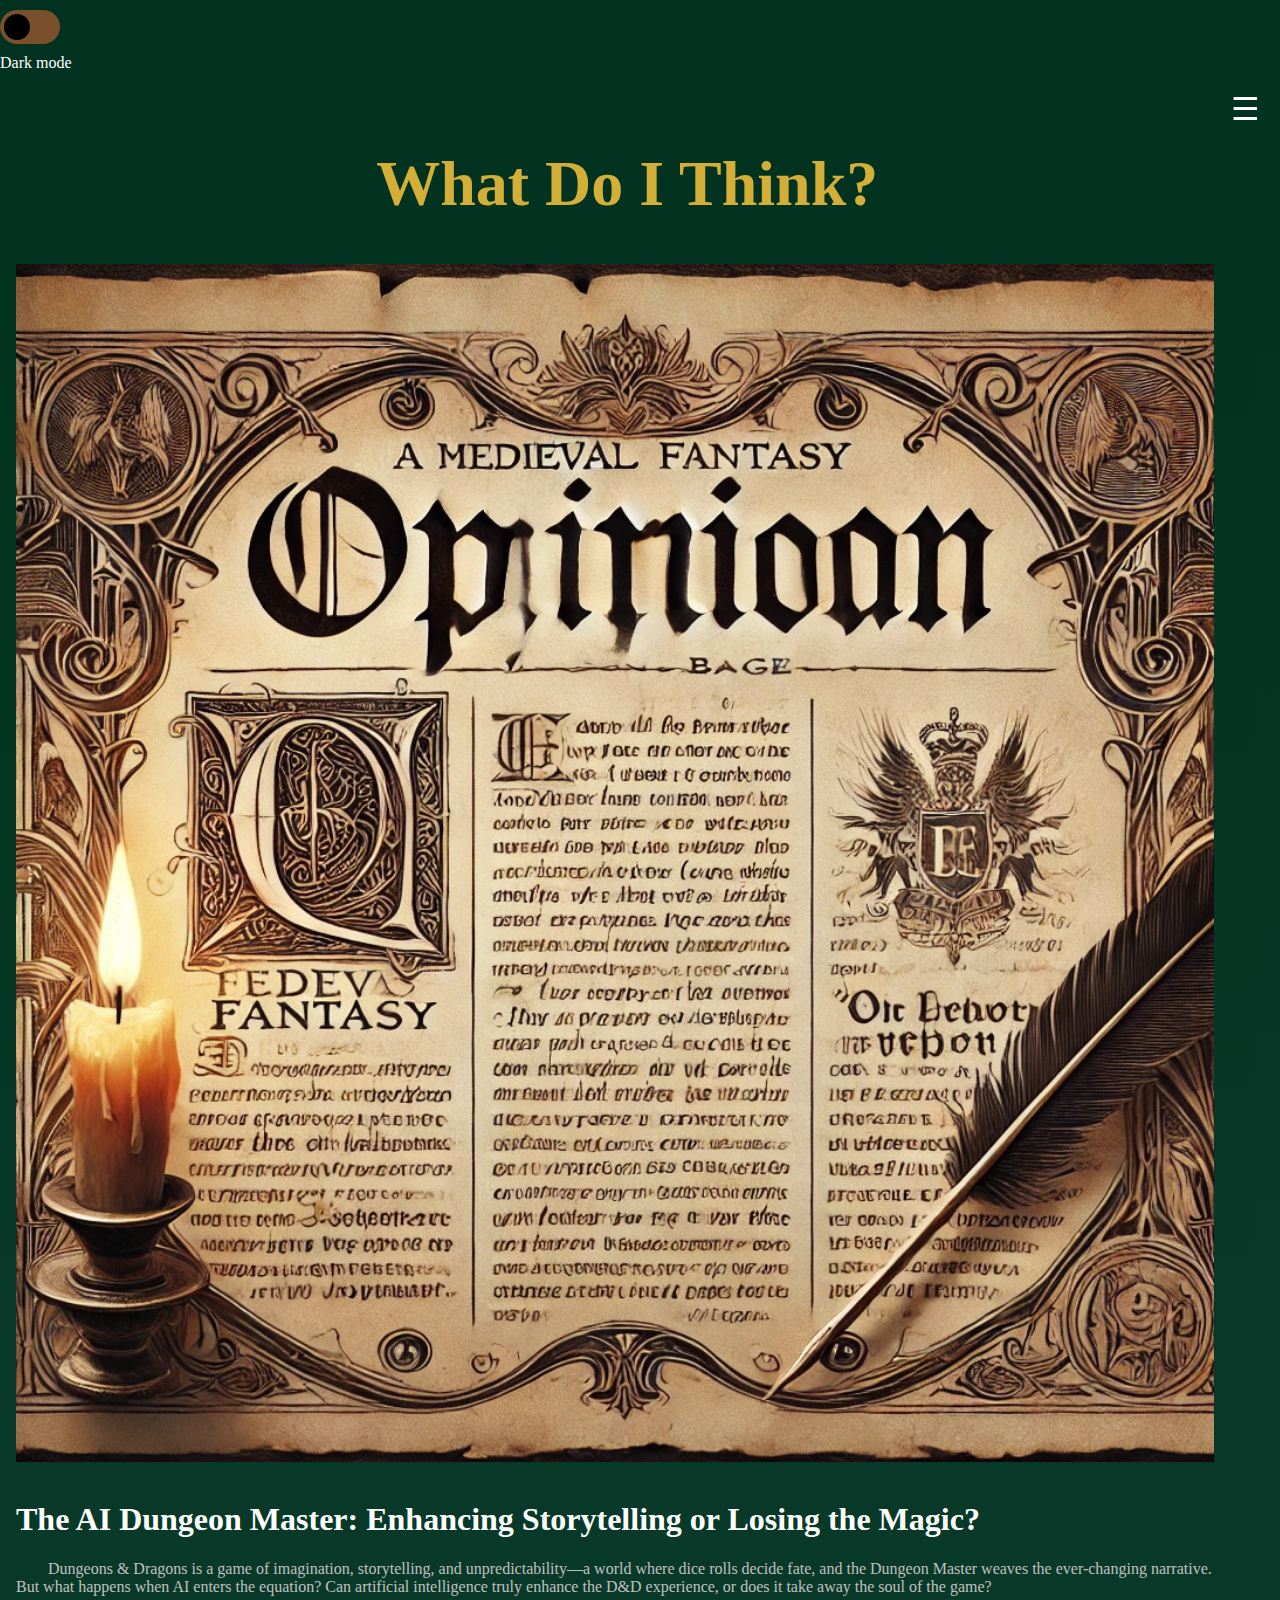
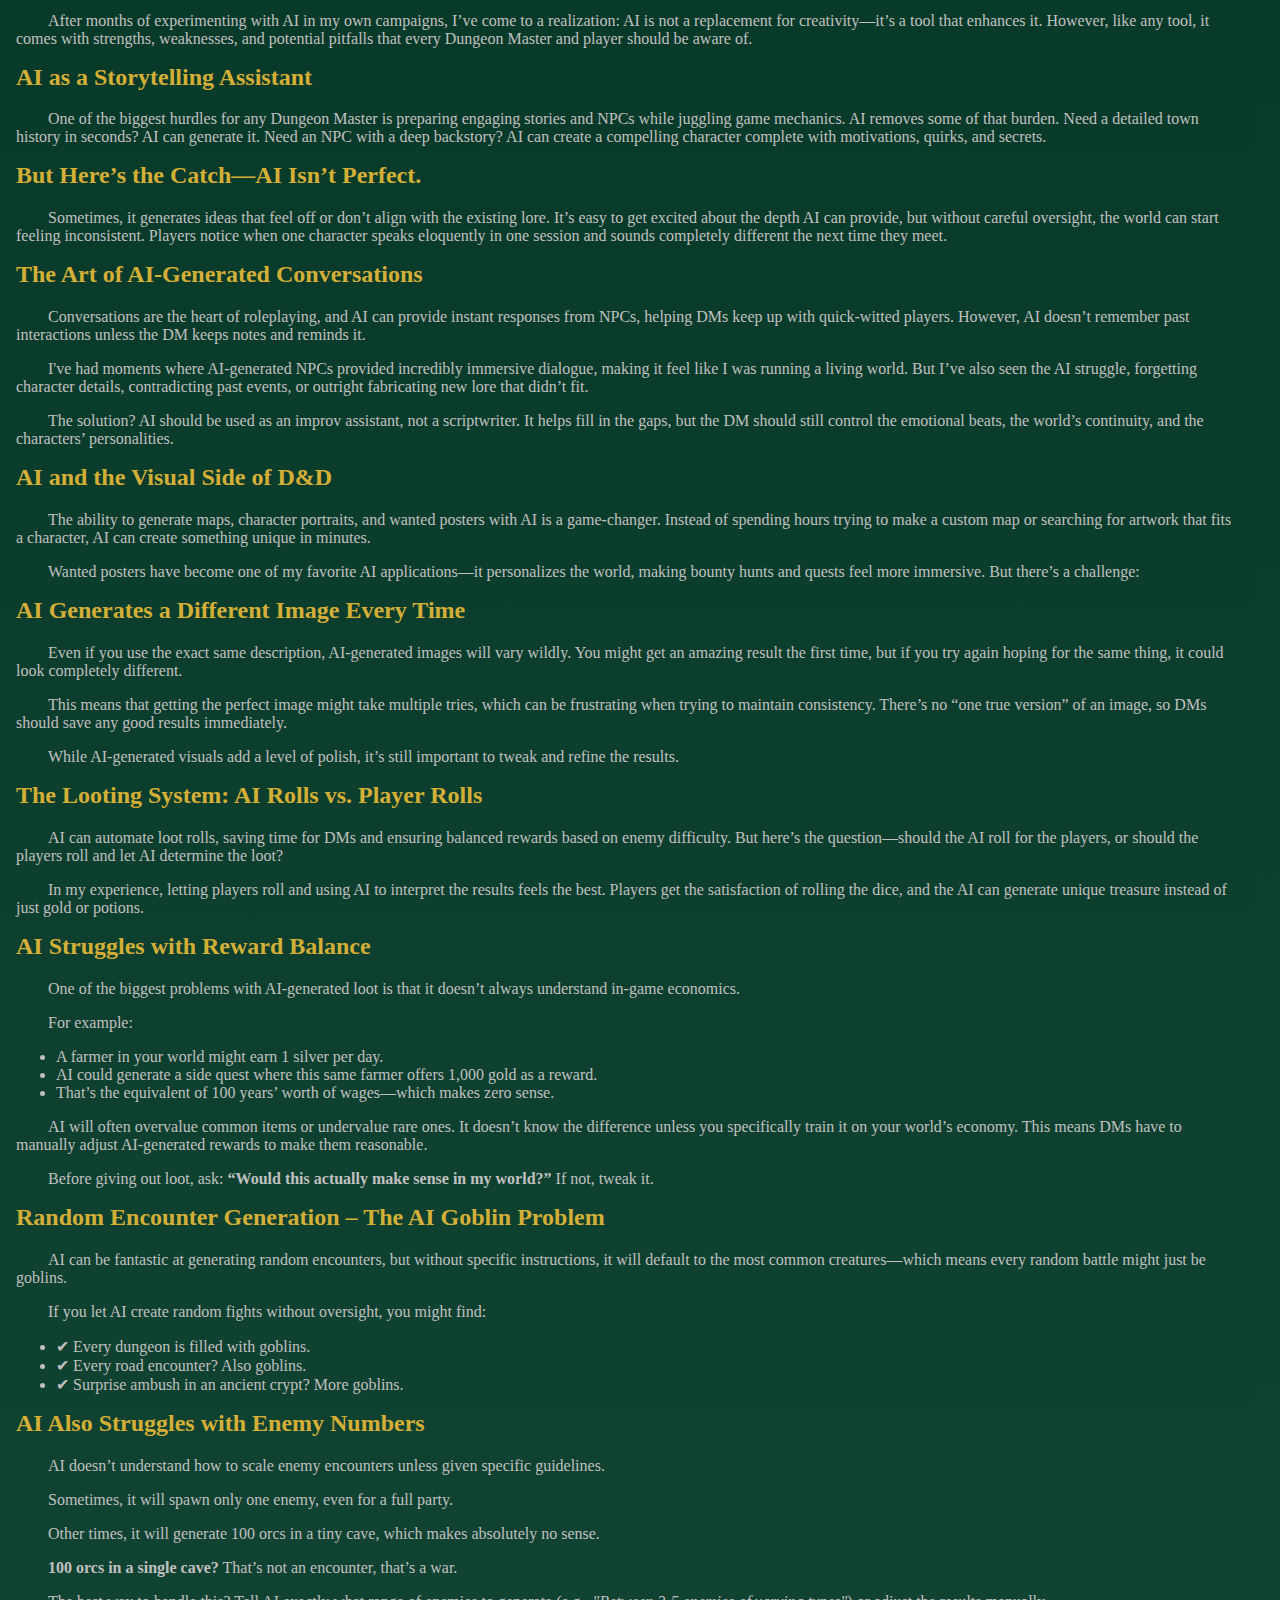
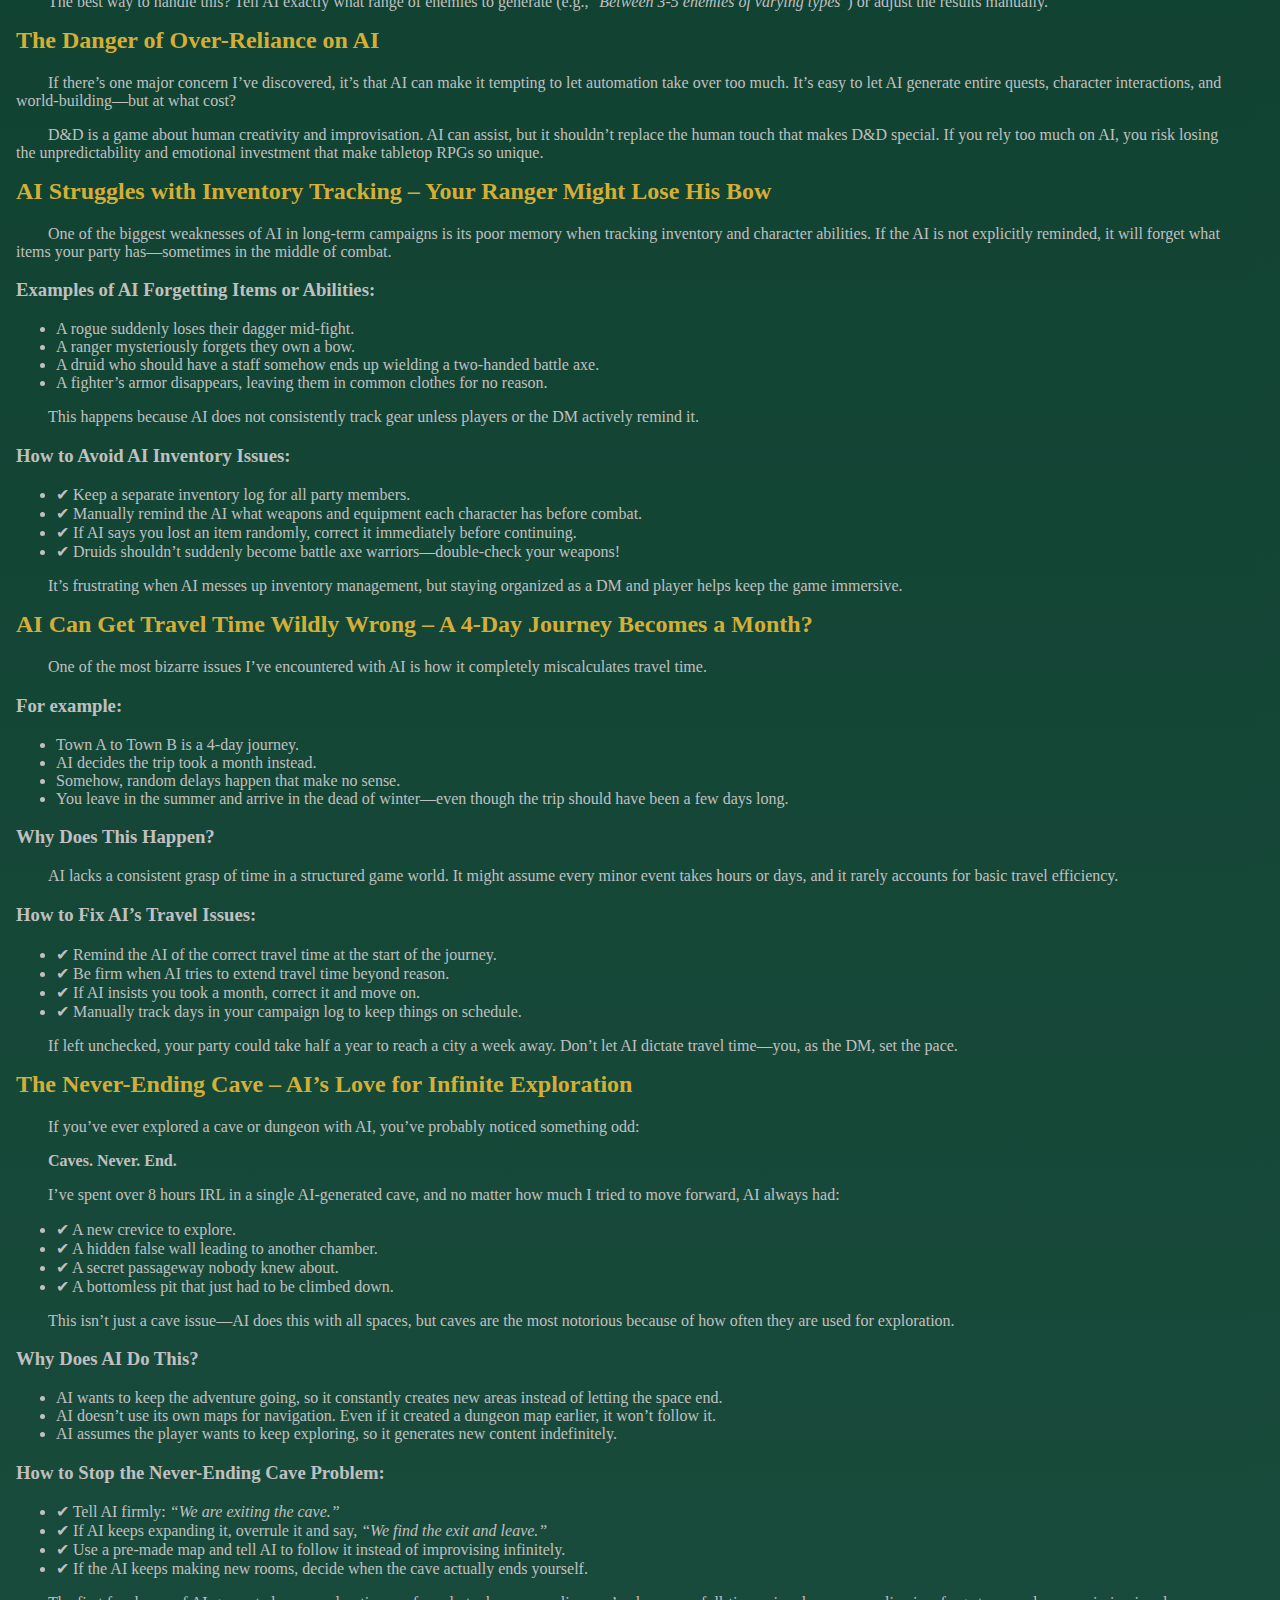
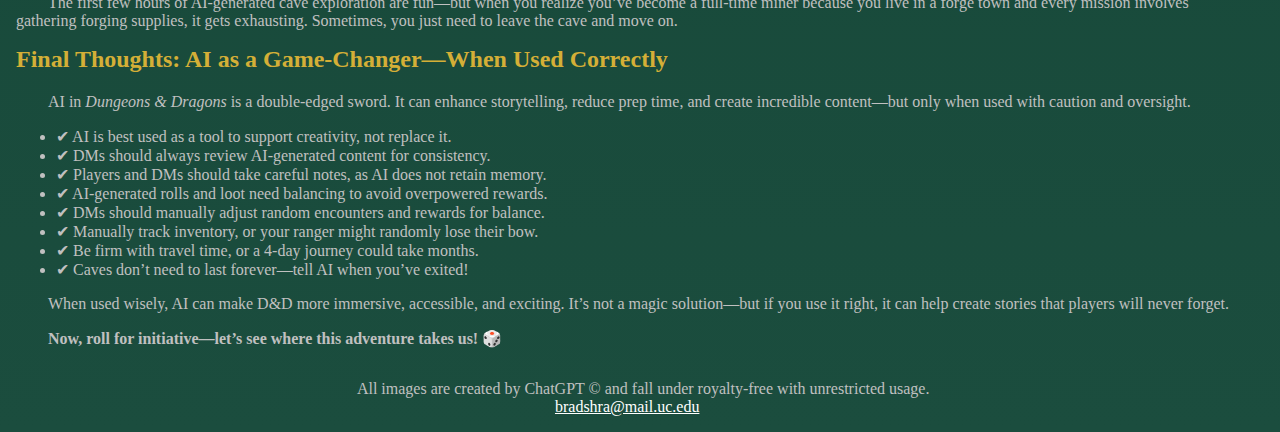
<file: opinion.html>
﻿<!DOCTYPE html>

<html lang="en" xmlns="http://www.w3.org/1999/xhtml">
<head>
    <meta charset="utf-8" />
    <meta name="viewport" content="width=device-width, initial-scale=1.0" />
    <title>Opinion</title>
    <link rel="icon" type="image/png" sizes="16x16" href="favicon2.png">
    <link href="Final.css" rel="stylesheet">
</head>

<body>



    <div id="mobile">

        <div id="mobilenav">
            <a href="#mobile-nav" class="open-nav" aria-label="Button to open up the navigation panel.">&#9776; </a>
        </div>

        <div id="mobile-nav">
            <a href="index.html" class="close-nav" aria-label="Button to close the navigation panel.">✖ </a>
            <a href="#mobile-nav"></a>

            <ul>
                <li> <a href="index.html">Home</a></li>
                <li> <a href="lore.html">Lore</a></li>
                <li> <a href="worldbuilding.html">World Building</a></li>
                <li> <a href="aidm.html">AI DM</a></li>
                <li> <a href="opinion.html">Opinion</a></li>
                <li> <a href="resources.html">Resources</a></li>
                <li> <a href="Contribute.html">Contribute</a></li>
            </ul>
        </div>
        <div class="dark-mode-placement">
            <label class="switch">
                <input type="checkbox" id="darkmode" aria-label="Button to activate dark mode.">
                <span class="slider round"></span>
                <br />
            </label>
            <span class="dark-mode-words"><br /><br /><br />Dark mode</span>

        </div>

        <div id="container">

            <div>


            </div>
            <div id="left-container">

                <header>

                    <div class="wrapperh1contribute">
                        <h1>What Do I Think?</h1>
                    </div>
                </header>
                <div class="wrapperbody">
                    <main>
                        <div id="opinion" role="img" aria-label="A medieval scroll with the word opinion on it"></div><br />
                        <h1>The AI Dungeon Master: Enhancing Storytelling or Losing the Magic?</h1>

                        <p>Dungeons & Dragons is a game of imagination, storytelling, and unpredictability—a world where dice rolls decide fate, and the Dungeon Master weaves the ever-changing narrative. But what happens when AI enters the equation? Can artificial intelligence truly enhance the D&D experience, or does it take away the soul of the game?</p>
                
                        <p>After months of experimenting with AI in my own campaigns, I’ve come to a realization: AI is not a replacement for creativity—it’s a tool that enhances it. However, like any tool, it comes with strengths, weaknesses, and potential pitfalls that every Dungeon Master and player should be aware of.</p>
                
                        <h2>AI as a Storytelling Assistant</h2>
                
                        <p>One of the biggest hurdles for any Dungeon Master is preparing engaging stories and NPCs while juggling game mechanics. AI removes some of that burden. Need a detailed town history in seconds? AI can generate it. Need an NPC with a deep backstory? AI can create a compelling character complete with motivations, quirks, and secrets.</p>
                        <h2>But Here’s the Catch—AI Isn’t Perfect.</h2>

    <p>Sometimes, it generates ideas that feel off or don’t align with the existing lore. It’s easy to get excited about the depth AI can provide, but without careful oversight, the world can start feeling inconsistent. Players notice when one character speaks eloquently in one session and sounds completely different the next time they meet.</p>

    <h2>The Art of AI-Generated Conversations</h2>

    <p>Conversations are the heart of roleplaying, and AI can provide instant responses from NPCs, helping DMs keep up with quick-witted players. However, AI doesn’t remember past interactions unless the DM keeps notes and reminds it.</p>

    <p>I've had moments where AI-generated NPCs provided incredibly immersive dialogue, making it feel like I was running a living world. But I’ve also seen the AI struggle, forgetting character details, contradicting past events, or outright fabricating new lore that didn’t fit.</p>

    <p>The solution? AI should be used as an improv assistant, not a scriptwriter. It helps fill in the gaps, but the DM should still control the emotional beats, the world’s continuity, and the characters’ personalities.</p>

    <h2>AI and the Visual Side of D&D</h2>

    <p>The ability to generate maps, character portraits, and wanted posters with AI is a game-changer. Instead of spending hours trying to make a custom map or searching for artwork that fits a character, AI can create something unique in minutes.</p>

    <p>Wanted posters have become one of my favorite AI applications—it personalizes the world, making bounty hunts and quests feel more immersive. But there’s a challenge:</p>

    <h2>AI Generates a Different Image Every Time</h2>

    <p>Even if you use the exact same description, AI-generated images will vary wildly. You might get an amazing result the first time, but if you try again hoping for the same thing, it could look completely different.</p>

    <p>This means that getting the perfect image might take multiple tries, which can be frustrating when trying to maintain consistency. There’s no “one true version” of an image, so DMs should save any good results immediately.</p>

    <p>While AI-generated visuals add a level of polish, it’s still important to tweak and refine the results.</p>
    <h2>The Looting System: AI Rolls vs. Player Rolls</h2>

    <p>AI can automate loot rolls, saving time for DMs and ensuring balanced rewards based on enemy difficulty. But here’s the question—should the AI roll for the players, or should the players roll and let AI determine the loot?</p>

    <p>In my experience, letting players roll and using AI to interpret the results feels the best. Players get the satisfaction of rolling the dice, and the AI can generate unique treasure instead of just gold or potions.</p>

    <h2>AI Struggles with Reward Balance</h2>

    <p>One of the biggest problems with AI-generated loot is that it doesn’t always understand in-game economics.</p>

    <p>For example:</p>

    <ul>
        <li>A farmer in your world might earn 1 silver per day.</li>
        <li>AI could generate a side quest where this same farmer offers 1,000 gold as a reward.</li>
        <li>That’s the equivalent of 100 years’ worth of wages—which makes zero sense.</li>
    </ul>

    <p>AI will often overvalue common items or undervalue rare ones. It doesn’t know the difference unless you specifically train it on your world’s economy. This means DMs have to manually adjust AI-generated rewards to make them reasonable.</p>

    <p>Before giving out loot, ask: <strong>“Would this actually make sense in my world?”</strong> If not, tweak it.</p>
    <h2>Random Encounter Generation – The AI Goblin Problem</h2>

    <p>AI can be fantastic at generating random encounters, but without specific instructions, it will default to the most common creatures—which means every random battle might just be goblins.</p>

    <p>If you let AI create random fights without oversight, you might find:</p>

    <ul>
        <li>✔ Every dungeon is filled with goblins.</li>
        <li>✔ Every road encounter? Also goblins.</li>
        <li>✔ Surprise ambush in an ancient crypt? More goblins.</li>
    </ul>

    <h2>AI Also Struggles with Enemy Numbers</h2>

    <p>AI doesn’t understand how to scale enemy encounters unless given specific guidelines.</p>

    <p>Sometimes, it will spawn only one enemy, even for a full party.</p>

    <p>Other times, it will generate 100 orcs in a tiny cave, which makes absolutely no sense.</p>

    <p><strong>100 orcs in a single cave?</strong> That’s not an encounter, that’s a war.</p>

    <p>The best way to handle this? Tell AI exactly what range of enemies to generate (e.g., <em>"Between 3-5 enemies of varying types"</em>) or adjust the results manually.</p>
    <h2>The Danger of Over-Reliance on AI</h2>

    <p>If there’s one major concern I’ve discovered, it’s that AI can make it tempting to let automation take over too much. It’s easy to let AI generate entire quests, character interactions, and world-building—but at what cost?</p>

    <p>D&D is a game about human creativity and improvisation. AI can assist, but it shouldn’t replace the human touch that makes D&D special. If you rely too much on AI, you risk losing the unpredictability and emotional investment that make tabletop RPGs so unique.</p>

    <h2>AI Struggles with Inventory Tracking – Your Ranger Might Lose His Bow</h2>

    <p>One of the biggest weaknesses of AI in long-term campaigns is its poor memory when tracking inventory and character abilities. If the AI is not explicitly reminded, it will forget what items your party has—sometimes in the middle of combat.</p>

    <h3>Examples of AI Forgetting Items or Abilities:</h3>

    <ul>
        <li>A rogue suddenly loses their dagger mid-fight.</li>
        <li>A ranger mysteriously forgets they own a bow.</li>
        <li>A druid who should have a staff somehow ends up wielding a two-handed battle axe.</li>
        <li>A fighter’s armor disappears, leaving them in common clothes for no reason.</li>
    </ul>

    <p>This happens because AI does not consistently track gear unless players or the DM actively remind it.</p>

    <h3>How to Avoid AI Inventory Issues:</h3>

    <ul>
        <li>✔ Keep a separate inventory log for all party members.</li>
        <li>✔ Manually remind the AI what weapons and equipment each character has before combat.</li>
        <li>✔ If AI says you lost an item randomly, correct it immediately before continuing.</li>
        <li>✔ Druids shouldn’t suddenly become battle axe warriors—double-check your weapons!</li>
    </ul>

    <p>It’s frustrating when AI messes up inventory management, but staying organized as a DM and player helps keep the game immersive.</p>

    <h2>AI Can Get Travel Time Wildly Wrong – A 4-Day Journey Becomes a Month?</h2>

    <p>One of the most bizarre issues I’ve encountered with AI is how it completely miscalculates travel time.</p>

    <h3>For example:</h3>

    <ul>
        <li>Town A to Town B is a 4-day journey.</li>
        <li>AI decides the trip took a month instead.</li>
        <li>Somehow, random delays happen that make no sense.</li>
        <li>You leave in the summer and arrive in the dead of winter—even though the trip should have been a few days long.</li>
    </ul>

    <h3>Why Does This Happen?</h3>

    <p>AI lacks a consistent grasp of time in a structured game world. It might assume every minor event takes hours or days, and it rarely accounts for basic travel efficiency.</p>

    <h3>How to Fix AI’s Travel Issues:</h3>

    <ul>
        <li>✔ Remind the AI of the correct travel time at the start of the journey.</li>
        <li>✔ Be firm when AI tries to extend travel time beyond reason.</li>
        <li>✔ If AI insists you took a month, correct it and move on.</li>
        <li>✔ Manually track days in your campaign log to keep things on schedule.</li>
    </ul>

    <p>If left unchecked, your party could take half a year to reach a city a week away. Don’t let AI dictate travel time—you, as the DM, set the pace.</p>
    <h2>The Never-Ending Cave – AI’s Love for Infinite Exploration</h2>

    <p>If you’ve ever explored a cave or dungeon with AI, you’ve probably noticed something odd:</p>

    <p><strong>Caves. Never. End.</strong></p>

    <p>I’ve spent over 8 hours IRL in a single AI-generated cave, and no matter how much I tried to move forward, AI always had:</p>

    <ul>
        <li>✔ A new crevice to explore.</li>
        <li>✔ A hidden false wall leading to another chamber.</li>
        <li>✔ A secret passageway nobody knew about.</li>
        <li>✔ A bottomless pit that just had to be climbed down.</li>
    </ul>

    <p>This isn’t just a cave issue—AI does this with all spaces, but caves are the most notorious because of how often they are used for exploration.</p>

    <h3>Why Does AI Do This?</h3>

    <ul>
        <li>AI wants to keep the adventure going, so it constantly creates new areas instead of letting the space end.</li>
        <li>AI doesn’t use its own maps for navigation. Even if it created a dungeon map earlier, it won’t follow it.</li>
        <li>AI assumes the player wants to keep exploring, so it generates new content indefinitely.</li>
    </ul>

    <h3>How to Stop the Never-Ending Cave Problem:</h3>

    <ul>
        <li>✔ Tell AI firmly: <em>“We are exiting the cave.”</em></li>
        <li>✔ If AI keeps expanding it, overrule it and say, <em>“We find the exit and leave.”</em></li>
        <li>✔ Use a pre-made map and tell AI to follow it instead of improvising infinitely.</li>
        <li>✔ If the AI keeps making new rooms, decide when the cave actually ends yourself.</li>
    </ul>

    <p>The first few hours of AI-generated cave exploration are fun—but when you realize you’ve become a full-time miner because you live in a forge town and every mission involves gathering forging supplies, it gets exhausting. Sometimes, you just need to leave the cave and move on.</p>

    <h2>Final Thoughts: AI as a Game-Changer—When Used Correctly</h2>

    <p>AI in <em>Dungeons & Dragons</em> is a double-edged sword. It can enhance storytelling, reduce prep time, and create incredible content—but only when used with caution and oversight.</p>

    <ul>
        <li>✔ AI is best used as a tool to support creativity, not replace it.</li>
        <li>✔ DMs should always review AI-generated content for consistency.</li>
        <li>✔ Players and DMs should take careful notes, as AI does not retain memory.</li>
        <li>✔ AI-generated rolls and loot need balancing to avoid overpowered rewards.</li>
        <li>✔ DMs should manually adjust random encounters and rewards for balance.</li>
        <li>✔ Manually track inventory, or your ranger might randomly lose their bow.</li>
        <li>✔ Be firm with travel time, or a 4-day journey could take months.</li>
        <li>✔ Caves don’t need to last forever—tell AI when you’ve exited!</li>
    </ul>

    <p>When used wisely, AI can make D&D more immersive, accessible, and exciting. It’s not a magic solution—but if you use it right, it can help create stories that players will never forget.</p>

    <p><strong>Now, roll for initiative—let’s see where this adventure takes us! 🎲</strong></p>


                    </main>



                </div>



                <footer class="wrapperfooter">
                    <p>
                        All images are created by ChatGPT &copy; and fall under royalty-free with unrestricted usage. <br>
                        <a href="mailto:bradshra@mail.uc.edu"> bradshra@mail.uc.edu</a>
                    </p>

                </footer>
            </div>


            <div class="wrappernav">
                
                <div class="wrappernavwords">

                    <nav>
                        <ul>
                            <li> <a href="index.html">Home</a></li>
                            <li> <a href="lore.html">Lore</a></li>
                            <li> <a href="worldbuilding.html">World Building</a></li>
                            <li> <a href="aidm.html">AI DM</a></li>
                            <li> <a href="opinion.html">Opinion</a></li>
                            <li> <a href="resources.html">Resources</a></li>
                            <li> <a href="Contribute.html">Contribute</a></li>
                        </ul>
                    </nav>
                </div>



            </div>
        </div>
    </div>
    <script src="Final.js"></script>

</body>
</html>
</file>
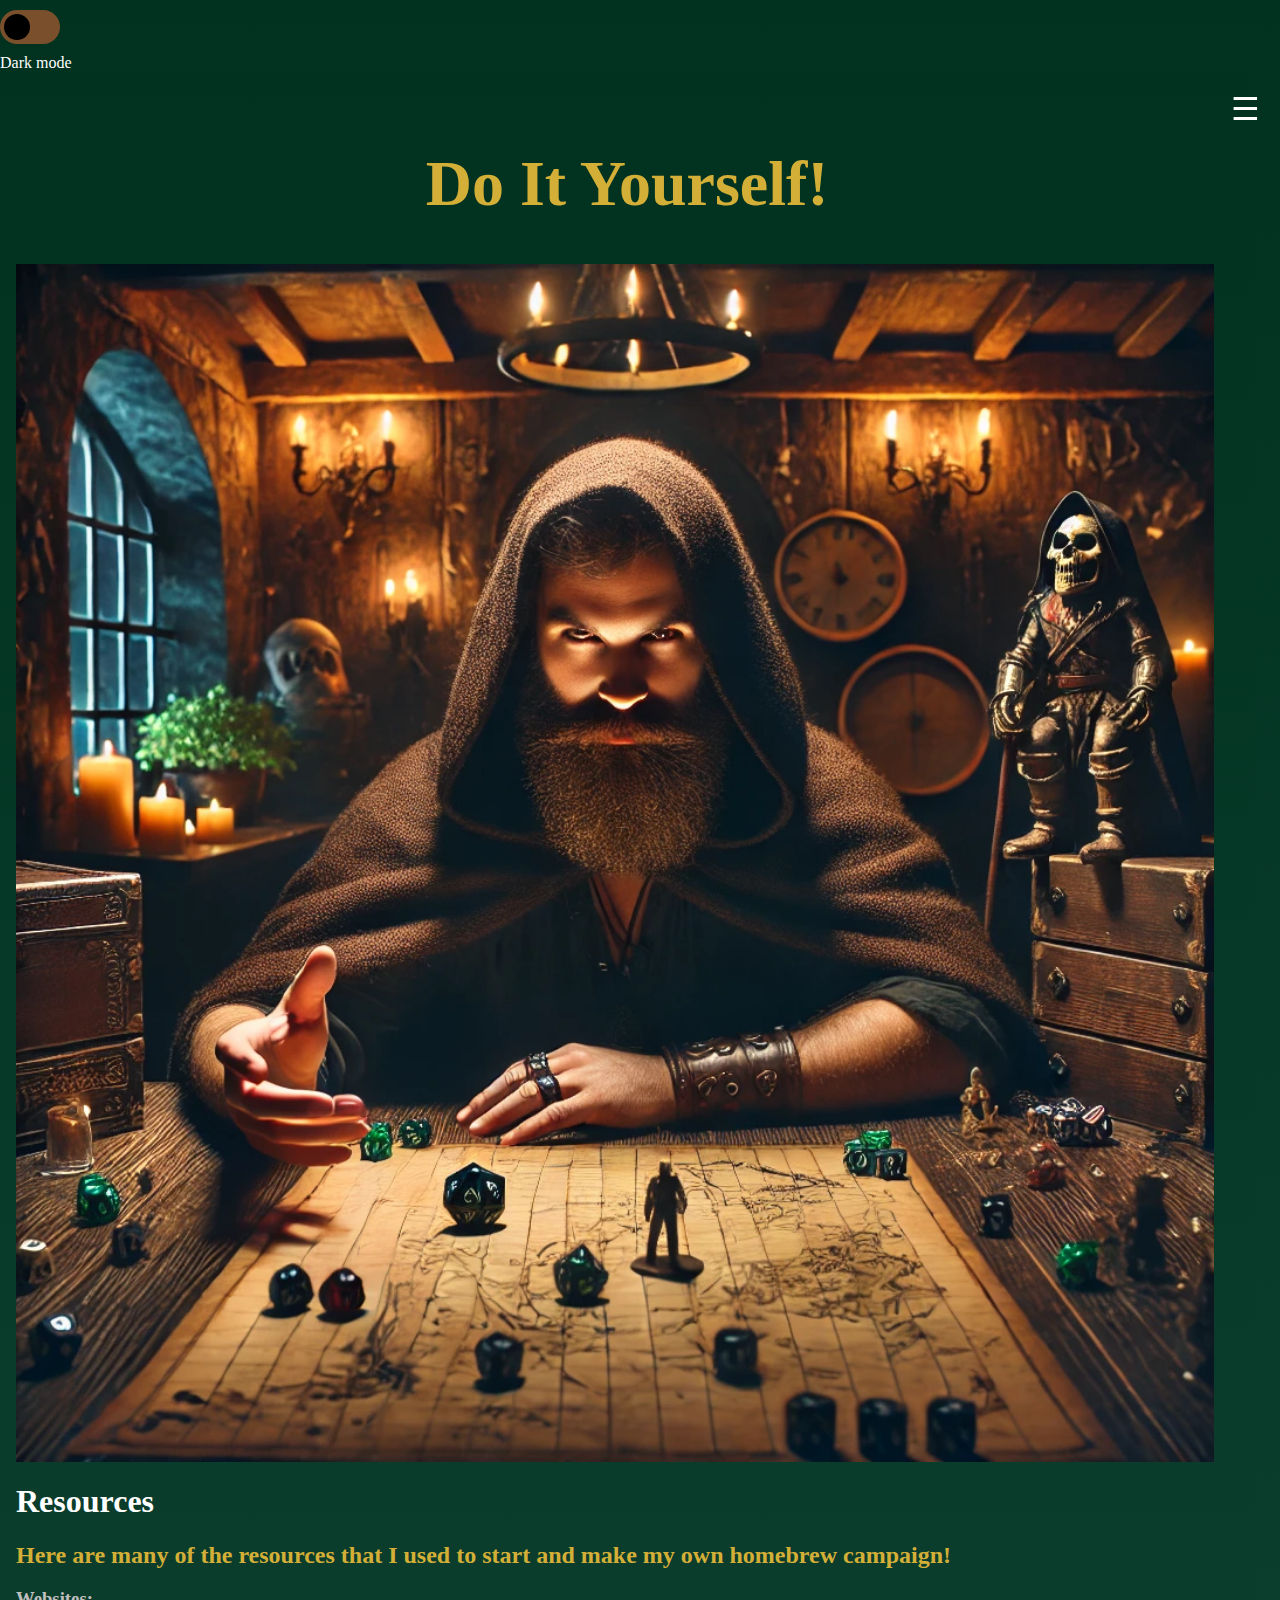
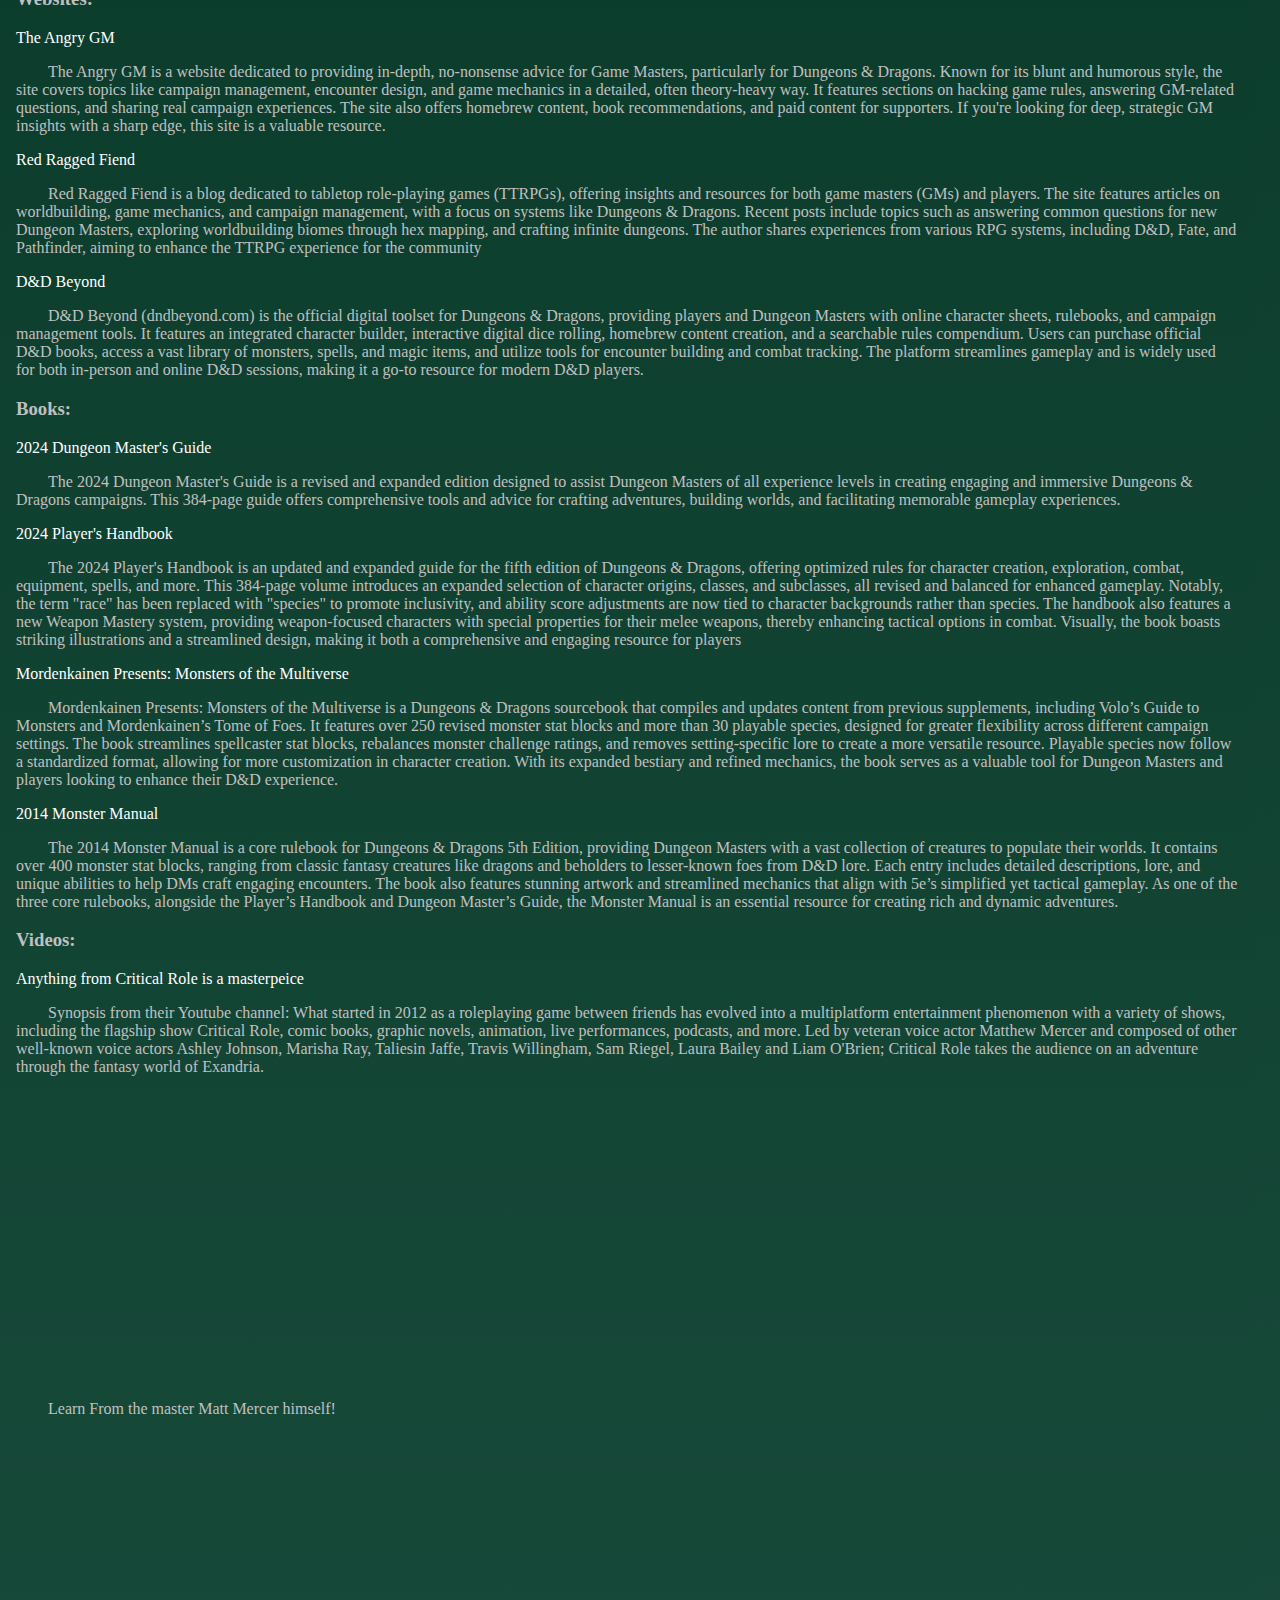
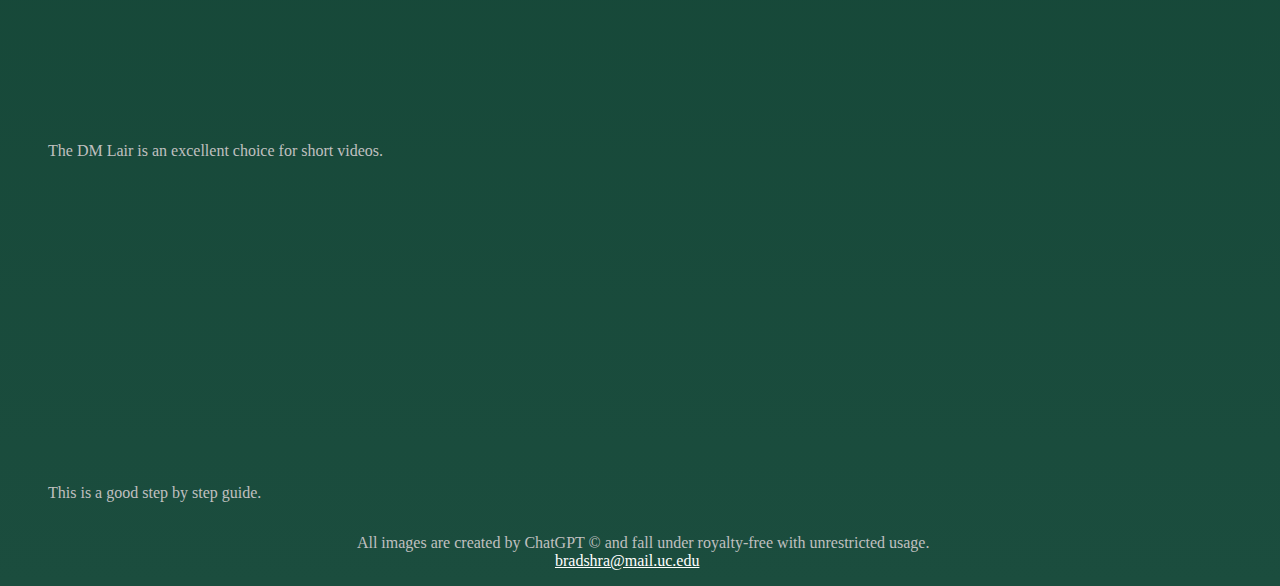
<file: resources.html>
﻿<!DOCTYPE html>

<html lang="en" xmlns="http://www.w3.org/1999/xhtml">
<head>
    <meta charset="utf-8" />
    <meta name="viewport" content="width=device-width, initial-scale=1.0" />
    <title>Resources</title>
    <link rel="icon" type="image/png" sizes="16x16" href="favicon2.png">
    <link href="Final.css" rel="stylesheet">
</head>

<body>



    <div id="mobile">

        <div id="mobilenav">
            <a href="#mobile-nav" class="open-nav" aria-label="Button to open up the navigation panel.">&#9776; </a>
        </div>

        <div id="mobile-nav">
            <a href="index.html" class="close-nav" aria-label="Button to close the navigation panel.">✖ </a>
            <a href="#mobile-nav"></a>

            <ul>
                <li> <a href="index.html">Home</a></li>
                <li> <a href="lore.html">Lore</a></li>
                <li> <a href="worldbuilding.html">World Building</a></li>
                <li> <a href="aidm.html">AI DM</a></li>
                <li> <a href="opinion.html">Opinion</a></li>
                <li> <a href="resources.html">Resources</a></li>
                <li> <a href="Contribute.html">Contribute</a></li>
            </ul>
        </div>
        <div class="dark-mode-placement">
            <label class="switch">
                <input type="checkbox" id="darkmode" aria-label="Button to activate dark mode.">
                <span class="slider round"></span>
                <br />
            </label>
            <span class="dark-mode-words"><br /><br /><br />Dark mode</span>

        </div>

        <div id="container">

            <div>


            </div>
            <div id="left-container">

                <header>

                    <div class="wrapperh1contribute">
                        <h1>Do It Yourself!</h1>
                    </div>
                </header>
                <div class="wrapperbody">
                    <main>
                        <div id="heroDM" role="img" aria-label="A stereotypical Dungeon Master in his lair"></div>
                        <h1>Resources</h1>
                        <h2>Here are many of the resources that I used to start and make my own homebrew campaign!</h2>
                        <h3>Websites:</h3>
                        <a href="https://theangrygm.com/" target="_blank">The Angry GM</a>
                        <p>The Angry GM is a website dedicated to providing in-depth, no-nonsense advice for Game Masters, particularly for Dungeons & Dragons. Known for its blunt and humorous style, the site covers topics like campaign management, encounter design, and game mechanics in a detailed, often theory-heavy way. It features sections on hacking game rules, answering GM-related questions, and sharing real campaign experiences. The site also offers homebrew content, book recommendations, and paid content for supporters. If you're looking for deep, strategic GM insights with a sharp edge, this site is a valuable resource.</p>

                        <a href="https://www.redraggedfiend.com/" target="_blank">Red Ragged Fiend</a>
                        <p>Red Ragged Fiend is a blog dedicated to tabletop role-playing games (TTRPGs), offering insights and resources for both game masters (GMs) and players. The site features articles on worldbuilding, game mechanics, and campaign management, with a focus on systems like Dungeons & Dragons. Recent posts include topics such as answering common questions for new Dungeon Masters, exploring worldbuilding biomes through hex mapping, and crafting infinite dungeons. The author shares experiences from various RPG systems, including D&D, Fate, and Pathfinder, aiming to enhance the TTRPG experience for the community</p>

                        <a href="https://www.dndbeyond.com/" target="_blank">D&D Beyond</a>
                        <p>D&D Beyond (dndbeyond.com) is the official digital toolset for Dungeons & Dragons, providing players and Dungeon Masters with online character sheets, rulebooks, and campaign management tools. It features an integrated character builder, interactive digital dice rolling, homebrew content creation, and a searchable rules compendium. Users can purchase official D&D books, access a vast library of monsters, spells, and magic items, and utilize tools for encounter building and combat tracking. The platform streamlines gameplay and is widely used for both in-person and online D&D sessions, making it a go-to resource for modern D&D players.</p>
                        <h3>Books:</h3>
                        <a href="https://marketplace.dndbeyond.com/category/3710000?pid=DB3710000" target="_blank">2024 Dungeon Master's Guide</a>
                        <p>The 2024 Dungeon Master's Guide is a revised and expanded edition designed to assist Dungeon Masters of all experience levels in creating engaging and immersive Dungeons & Dragons campaigns. This 384-page guide offers comprehensive tools and advice for crafting adventures, building worlds, and facilitating memorable gameplay experiences. </p>
                        <a href="https://marketplace.dndbeyond.com/category/3709000?pid=DB3709000" target="_blank">2024 Player's Handbook</a>
                        <p>The 2024 Player's Handbook is an updated and expanded guide for the fifth edition of Dungeons & Dragons, offering optimized rules for character creation, exploration, combat, equipment, spells, and more. This 384-page volume introduces an expanded selection of character origins, classes, and subclasses, all revised and balanced for enhanced gameplay. Notably, the term "race" has been replaced with "species" to promote inclusivity, and ability score adjustments are now tied to character backgrounds rather than species. The handbook also features a new Weapon Mastery system, providing weapon-focused characters with special properties for their melee weapons, thereby enhancing tactical options in combat. Visually, the book boasts striking illustrations and a streamlined design, making it both a comprehensive and engaging resource for players</p>
                        <a href="https://marketplace.dndbeyond.com/category/mordenkainen-presents-monsters-of-the-multiverse?pid=SRC-00085" target="_blank">Mordenkainen Presents: Monsters of the Multiverse</a>
                        <p>Mordenkainen Presents: Monsters of the Multiverse is a Dungeons & Dragons sourcebook that compiles and updates content from previous supplements, including Volo’s Guide to Monsters and Mordenkainen’s Tome of Foes. It features over 250 revised monster stat blocks and more than 30 playable species, designed for greater flexibility across different campaign settings. The book streamlines spellcaster stat blocks, rebalances monster challenge ratings, and removes setting-specific lore to create a more versatile resource. Playable species now follow a standardized format, allowing for more customization in character creation. With its expanded bestiary and refined mechanics, the book serves as a valuable tool for Dungeon Masters and players looking to enhance their D&D experience.</p>
                        <a href="https://marketplace.dndbeyond.com/category/monster-manual?pid=SRC-00005" target="_blank">2014 Monster Manual</a>
                        <p>The 2014 Monster Manual is a core rulebook for Dungeons & Dragons 5th Edition, providing Dungeon Masters with a vast collection of creatures to populate their worlds. It contains over 400 monster stat blocks, ranging from classic fantasy creatures like dragons and beholders to lesser-known foes from D&D lore. Each entry includes detailed descriptions, lore, and unique abilities to help DMs craft engaging encounters. The book also features stunning artwork and streamlined mechanics that align with 5e’s simplified yet tactical gameplay. As one of the three core rulebooks, alongside the Player’s Handbook and Dungeon Master’s Guide, the Monster Manual is an essential resource for creating rich and dynamic adventures.</p>
                        <h3>Videos:</h3>
                        <a href="https://www.youtube.com/@criticalrole" target="_blank">Anything from Critical Role is a masterpeice</a>
                        <p>Synopsis from their Youtube channel: What started in 2012 as a roleplaying game between friends has evolved into a multiplatform entertainment phenomenon with a variety of shows, including the flagship show Critical Role, comic books, graphic novels, animation, live performances, podcasts, and more. Led by veteran voice actor Matthew Mercer and composed of other well-known voice actors Ashley Johnson, Marisha Ray, Taliesin Jaffe, Travis Willingham, Sam Riegel, Laura Bailey and Liam O'Brien; Critical Role takes the audience on an adventure through the fantasy world of Exandria. </p>
                        <iframe width="560" height="315" src="https://www.youtube.com/embed/sig8X_kojco?si=_miJHtOBjom1uiyB" title="YouTube video player" frameborder="0" allow="accelerometer; autoplay; clipboard-write; encrypted-media; gyroscope; picture-in-picture; web-share" referrerpolicy="strict-origin-when-cross-origin" allowfullscreen></iframe>
                        <p> Learn From the master Matt Mercer himself!</p>
                        <iframe width="560" height="315" src="https://www.youtube.com/embed/91FldxlD4-w?si=vCuuVHMvqF_wq9X4" title="YouTube video player" frameborder="0" allow="accelerometer; autoplay; clipboard-write; encrypted-media; gyroscope; picture-in-picture; web-share" referrerpolicy="strict-origin-when-cross-origin" allowfullscreen></iframe>
                        <p>The DM Lair is an excellent choice for short videos.</p>
                        <iframe width="560" height="315" src="https://www.youtube.com/embed/MFCzwiqlnCE?si=6vNtC0irdzH0Weud" title="YouTube video player" frameborder="0" allow="accelerometer; autoplay; clipboard-write; encrypted-media; gyroscope; picture-in-picture; web-share" referrerpolicy="strict-origin-when-cross-origin" allowfullscreen></iframe>
                        <p>This is a good step by step guide.</p>
                    </main>



                </div>



                <footer class="wrapperfooter">
                    <p>
                        All images are created by ChatGPT &copy; and fall under royalty-free with unrestricted usage. <br>
                        <a href="mailto:bradshra@mail.uc.edu"> bradshra@mail.uc.edu</a>
                    </p>

                </footer>
            </div>


            <div class="wrappernav">
                

                
                <div class="wrappernavwords">

                    <nav>
                        <ul>
                            <li> <a href="index.html">Home</a></li>
                            <li> <a href="lore.html">Lore</a></li>
                            <li> <a href="worldbuilding.html">World Building</a></li>
                            <li> <a href="aidm.html">AI DM</a></li>
                            <li> <a href="opinion.html">Opinion</a></li>
                            <li> <a href="resources.html">Resources</a></li>
                            <li> <a href="Contribute.html">Contribute</a></li>
                        </ul>
                    </nav>
                </div>



            </div>
        </div>
    </div>
    <script src="Final.js"></script>

</body>
</html>
</file>
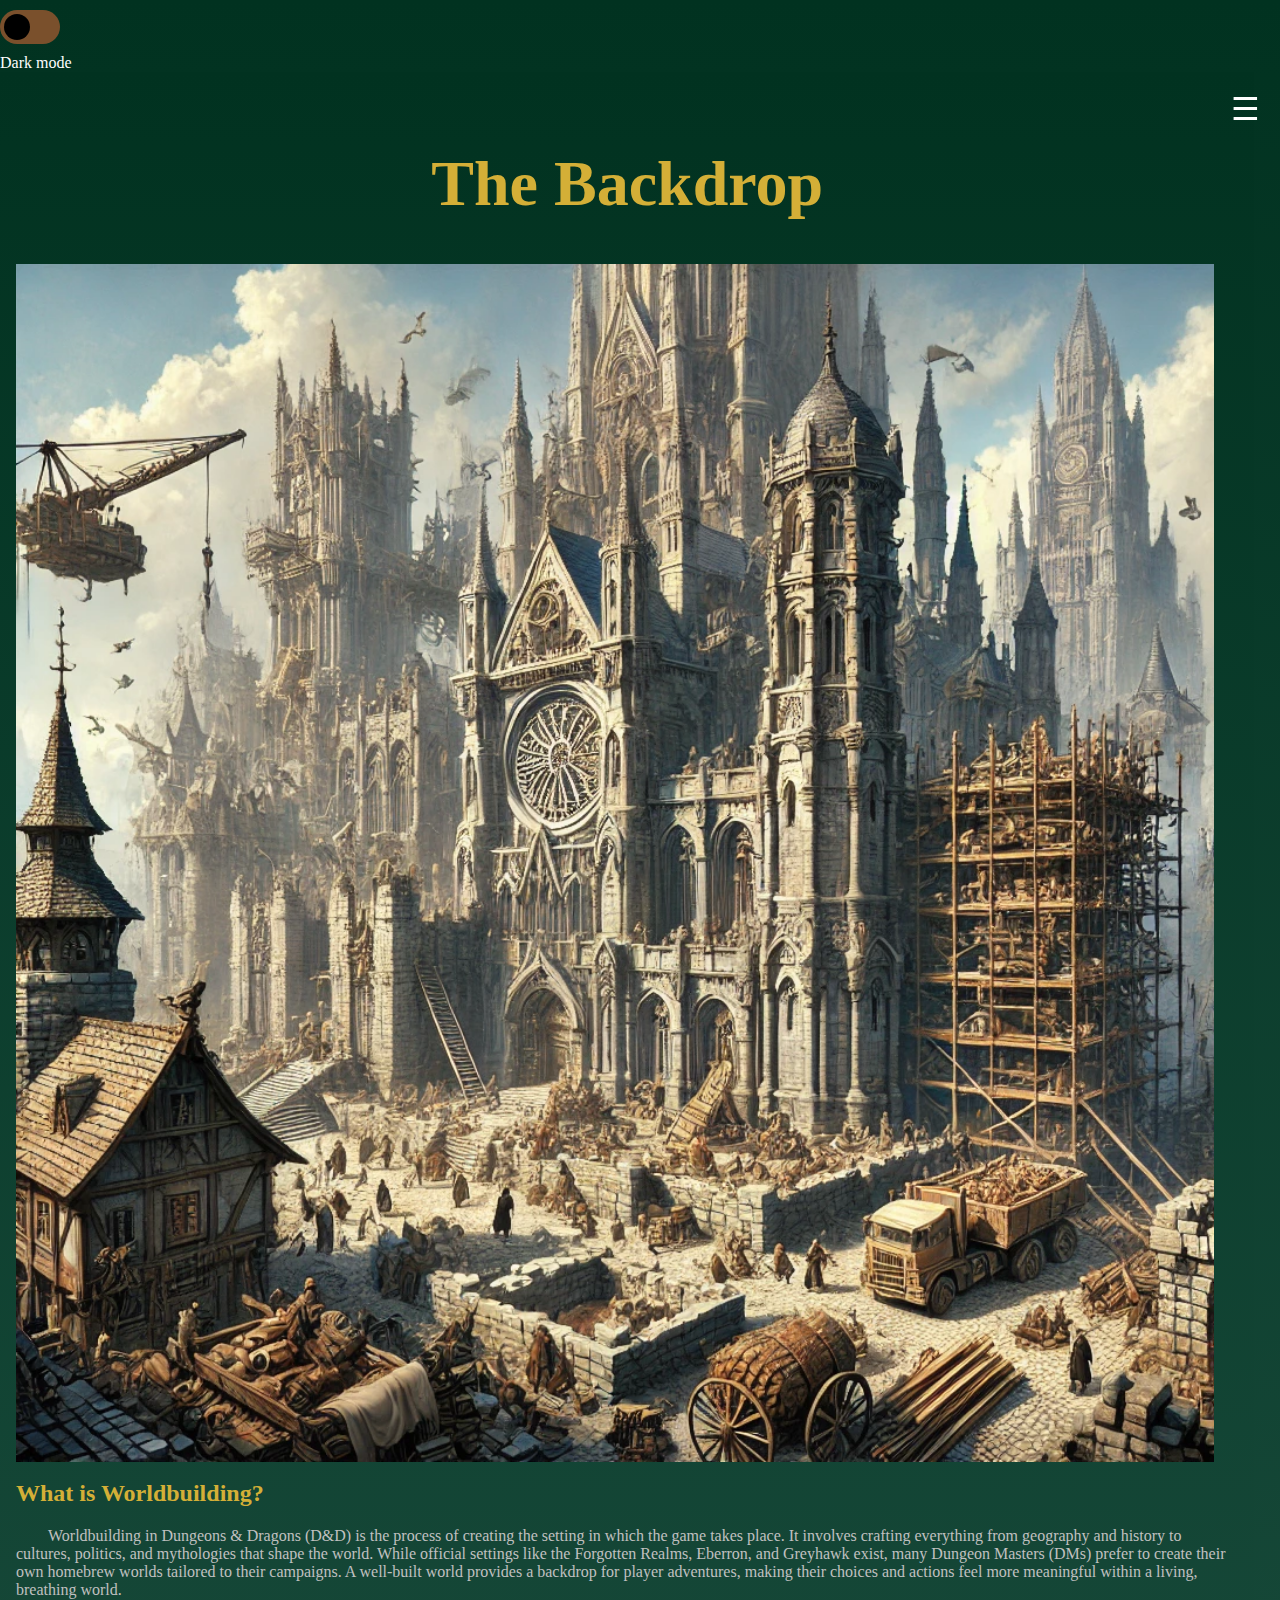
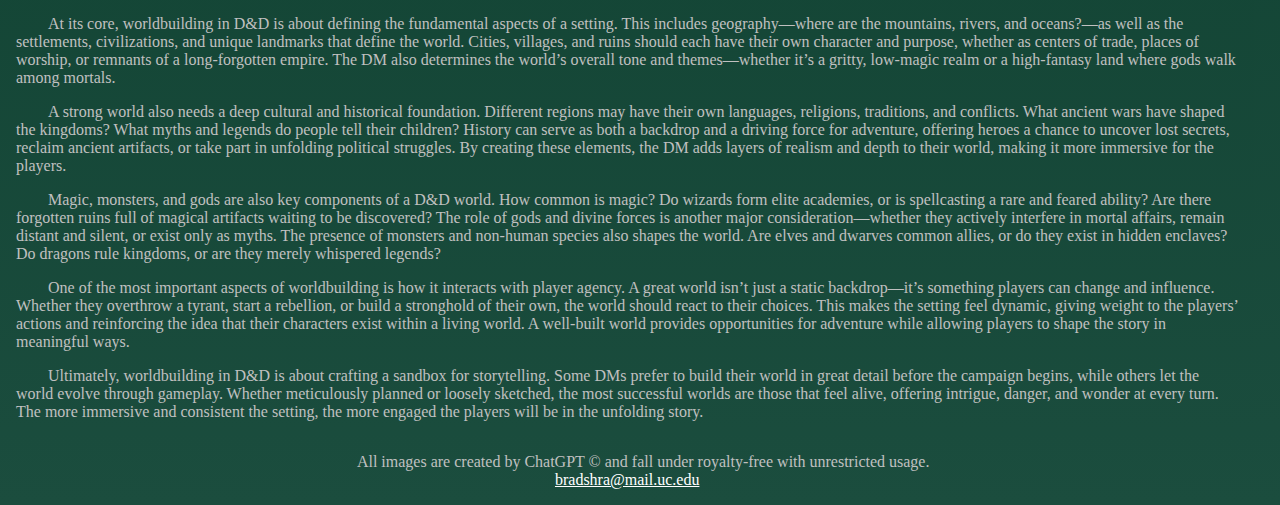
<file: worldbuilding.html>
﻿<!DOCTYPE html>

<html lang="en" xmlns="http://www.w3.org/1999/xhtml">
<head>
    <meta charset="utf-8" />
    <meta name="viewport" content="width=device-width, initial-scale=1.0" />
    <title>World Building</title>
    <link rel="icon" type="image/png" sizes="16x16" href="favicon2.png">
    <link href="Final.css" rel="stylesheet">
</head>

<body>



    <div id="mobile">

        <div id="mobilenav">
            <a href="#mobile-nav" class="open-nav" aria-label="Button to open up the navigation panel.">&#9776; </a>
        </div>

        <div id="mobile-nav">
            <a href="index.html" class="close-nav" aria-label="Button to close the navigation panel.">✖ </a>
            <a href="#mobile-nav"></a>

            <ul>
                <li> <a href="index.html">Home</a></li>
                <li> <a href="lore.html">Lore</a></li>
                <li> <a href="worldbuilding.html">World Building</a></li>
                <li> <a href="aidm.html">AI DM</a></li>
                <li> <a href="opinion.html">Opinion</a></li>
                <li> <a href="resources.html">Resources</a></li>
                <li> <a href="Contribute.html">Contribute</a></li>
            </ul>
        </div>
        <div class="dark-mode-placement">
            <label class="switch">
                <input type="checkbox" id="darkmode" aria-label="Button to activate dark mode.">
                <span class="slider round"></span>
                <br />
            </label>
            <span class="dark-mode-words"><br /><br /><br />Dark mode</span>

        </div>

        <div id="container">

            <div>


            </div>
            <div id="left-container">

                <header>

                    <div class="wrapperh1contribute">
                        <h1>The Backdrop</h1>
                    </div>
                </header>
                <div class="wrapperbody">
                    <main>
                        <div id="world" role="img" aria-label="A medieval building being built."></div><br />
                        <h2>What is Worldbuilding?</h2>
                        <p>Worldbuilding in Dungeons & Dragons (D&D) is the process of creating the setting in which the game takes place. It involves crafting everything from geography and history to cultures, politics, and mythologies that shape the world. While official settings like the Forgotten Realms, Eberron, and Greyhawk exist, many Dungeon Masters (DMs) prefer to create their own homebrew worlds tailored to their campaigns. A well-built world provides a backdrop for player adventures, making their choices and actions feel more meaningful within a living, breathing world. </p>
                        <p>At its core, worldbuilding in D&D is about defining the fundamental aspects of a setting. This includes geography—where are the mountains, rivers, and oceans?—as well as the settlements, civilizations, and unique landmarks that define the world. Cities, villages, and ruins should each have their own character and purpose, whether as centers of trade, places of worship, or remnants of a long-forgotten empire. The DM also determines the world’s overall tone and themes—whether it’s a gritty, low-magic realm or a high-fantasy land where gods walk among mortals.</p>
                        <p>A strong world also needs a deep cultural and historical foundation. Different regions may have their own languages, religions, traditions, and conflicts. What ancient wars have shaped the kingdoms? What myths and legends do people tell their children? History can serve as both a backdrop and a driving force for adventure, offering heroes a chance to uncover lost secrets, reclaim ancient artifacts, or take part in unfolding political struggles. By creating these elements, the DM adds layers of realism and depth to their world, making it more immersive for the players.</p>
                        <p>Magic, monsters, and gods are also key components of a D&D world. How common is magic? Do wizards form elite academies, or is spellcasting a rare and feared ability? Are there forgotten ruins full of magical artifacts waiting to be discovered? The role of gods and divine forces is another major consideration—whether they actively interfere in mortal affairs, remain distant and silent, or exist only as myths. The presence of monsters and non-human species also shapes the world. Are elves and dwarves common allies, or do they exist in hidden enclaves? Do dragons rule kingdoms, or are they merely whispered legends?</p>
                        <p>One of the most important aspects of worldbuilding is how it interacts with player agency. A great world isn’t just a static backdrop—it’s something players can change and influence. Whether they overthrow a tyrant, start a rebellion, or build a stronghold of their own, the world should react to their choices. This makes the setting feel dynamic, giving weight to the players’ actions and reinforcing the idea that their characters exist within a living world. A well-built world provides opportunities for adventure while allowing players to shape the story in meaningful ways.</p>
                        <p>Ultimately, worldbuilding in D&D is about crafting a sandbox for storytelling. Some DMs prefer to build their world in great detail before the campaign begins, while others let the world evolve through gameplay. Whether meticulously planned or loosely sketched, the most successful worlds are those that feel alive, offering intrigue, danger, and wonder at every turn. The more immersive and consistent the setting, the more engaged the players will be in the unfolding story.</p>
                    </main>



                </div>



                <footer class="wrapperfooter">
                    <p>
                        All images are created by ChatGPT &copy; and fall under royalty-free with unrestricted usage. <br>
                        <a href="mailto:bradshra@mail.uc.edu"> bradshra@mail.uc.edu</a>
                    </p>

                </footer>
            </div>


            <div class="wrappernav">
               
                <div class="wrappernavwords">

                    <nav>
                        <ul>
                            <li> <a href="index.html">Home</a></li>
                            <li> <a href="lore.html">Lore</a></li>
                            <li> <a href="worldbuilding.html">World Building</a></li>
                            <li> <a href="aidm.html">AI DM</a></li>
                            <li> <a href="opinion.html">Opinion</a></li>
                            <li> <a href="resources.html">Resources</a></li>
                            <li> <a href="Contribute.html">Contribute</a></li>
                        </ul>
                    </nav>
                </div>



            </div>
        </div>
    </div>
    <script src="Final.js"></script>

</body>
</html>
</file>
<file: Final.css>
﻿

header, main, nav, footer, figure, figcaption, aside, section, article {
    display: block;
}
.wrapperbody {
    padding: 2em;
    position: relative;
    font-family: "Garamond", "Times New Roman", serif;
    color: #C0C0C0;
    
}
#mobile-nav, .mobilenav, .open-nav {
    display: none;
}

.wrapperh1index {
    
    text-align: center;
    font-size: 2em;
    padding: 1em;
    bottom: 0;
    padding-bottom: 0;
}
.wrapperh1contribute {
    text-align: center;
    font-size: 2em;
    padding: 1em;
    bottom: 0;
    padding-bottom: 0;
    font-family: Papyrus;
    color: #D4AF37;
}
.wrappernav {
    background-color: #2E2E2E;
    
    flex: 1;
    
    text-align:center;
    color:white;
    
}
.wrappernavwords {
    position: fixed;
    align-items: center;
    text-align: center;
    padding-top: 40px;
    padding-left: .5em;
    padding-right: .5em;
    font-size: 1.5em;
    width: 18%;
    font-family: "Garamond", "Times New Roman", serif;
    color: #C0C0C0;
}

body {
    background-image: url(backgroundindex.png);
    background-size: cover;
    background-position: center;
    background-repeat: repeat-y;
    background-attachment: fixed;
    transition: background 1s;
}
    body p {
        text-indent: 2em;
    }
   

       
h1 a {
    text-decoration: none;
    font-family: Papyrus;
}

    h1 a:link {
        color: #A9A9A9;
    }

    h1 a:visited {
        color: #D4AF37;
    }

    h1 a:hover {
        color: #B8860B;
    }
body h2 {
    font-family: Copperplate;
    color: #D4AF37;
    margin-top: 0;
}
footer {
    text-align: center;
   color: #C0C0C0;
   font-family: Georgia, 'Times New Roman', Times, serif;
}
footer a {
    color: #D4AF37;
}

main a {
    text-decoration: none;
    font-family: Papyrus;
}

    main a:link {
        color: #FFFFFF;
    }

    main a:visited {
        color: #A9A9A9;
    }

    main a:hover {
        color: #B8860B;
    }

    main a:active {
        color: aqua;
    }
    nav a {
        text-decoration: none;
        font-family: Papyrus;

    }

    nav a:link {
        color: #FFFFFF;
    }

        nav a:visited {
            color: #A9A9A9;
        }

    nav a:hover {
        color: #B8860B;
    }
        nav a:active {
            color: aqua;
        }
    nav ul {
        list-style-type: none;
        padding: 0;
        width: 100%;
        text-align: center;

    }

nav ul li {padding-bottom: 15px;}

 



footer p {
    font-family: Copperplate;
    
}

#container {
    display: flex;
    align-items: stretch;
    width: 80%;
    margin-top: 0;
    margin-left: 10%;
    
    background-image: linear-gradient(to bottom, #013220, #1B4D3E);
}

#left-container {
    display: flex;
    flex-direction: column;
    width: 75%;
}

#heroindex {
    background-image: url(heroindex1.png);
    background-repeat: no-repeat;
    margin-bottom: 0;
    aspect-ratio: 16/9;
    width: 98%;
    background-size: 100% 100%;
    justify-content: center;
    border: 13px solid transparent;
    border-image: url(borderaxe.png) 50 round;
    margin-bottom:1em;

}
#morgathimage {
    background-image: url(Morgath.jpeg);
    background-repeat: no-repeat;
    margin-bottom: 0;
    aspect-ratio: 886/886;
    width: 98%;
    background-size: 100% 100%;
    justify-content: center;
}
#thragarimage {
    background-image: url(Thragar.jpeg);
    background-repeat: no-repeat;
    margin-bottom: 0;
    aspect-ratio: 1792/1024;
    width: 98%;
    background-size: 100% 100%;
    justify-content: center;
}
#elowenimage {
    background-image: url(Elowen.jpeg);
    background-repeat: no-repeat;
    margin-bottom: 0;
    aspect-ratio: 1792/1024;
    width: 98%;
    background-size: 100% 100%;
    justify-content: center;
}
#kaelithorimage {
    background-image: url(Kaelithor.jpeg);
    background-repeat: no-repeat;
    margin-bottom: 0;
    aspect-ratio: 886/886;
    width: 98%;
    background-size: 100% 100%;
    justify-content: center;
}
#vestraimage {
    background-image: url(Vestra.jpeg);
    background-repeat: no-repeat;
    margin-bottom: 0;
    aspect-ratio: 886/886;
    width: 98%;
    background-size: 100% 100%;
    justify-content: center;
}
#nimimage {
    background-image: url(nim.jpeg);
    background-repeat: no-repeat;
    margin-bottom: 0;
    aspect-ratio: 886/886;
    width: 98%;
    background-size: 100% 100%;
    justify-content: center;
}
#twisted-fangimage {
    background-image: url(twisted-fang.png);
    background-repeat: no-repeat;
    margin-bottom: 0;
    aspect-ratio: 886/886;
    width: 98%;
    background-size: 100% 100%;
    justify-content: center;
}
#heroDM {
    background-image: url(DM.png);
    background-repeat: no-repeat;
    margin-bottom: 0;
    aspect-ratio: 886/886;
    width: 98%;
    background-size: 100% 100%;
    justify-content: center;
}
#aidm {
    background-image: url(aidm.png);
    background-repeat: no-repeat;
    margin-bottom: 0;
    aspect-ratio: 886/886;
    width: 98%;
    background-size: 100% 100%;
    justify-content: center;
}
#world {
    background-image: url(world.png);
    background-repeat: no-repeat;
    margin-bottom: 0;
    aspect-ratio: 886/886;
    width: 98%;
    background-size: 100% 100%;
    justify-content: center;
}
#lore {
    background-image: url(lore.png);
    background-repeat: no-repeat;
    margin-bottom: 0;
    aspect-ratio: 886/886;
    width: 98%;
    background-size: 100% 100%;
    justify-content: center;
}
#opinion {
    background-image: url(opinion.png);
    background-repeat: no-repeat;
    margin-bottom: 0;
    aspect-ratio: 886/886;
    width: 98%;
    background-size: 100% 100%;
    justify-content: center;
}
#scribe {
    background-image: url(scribe.png);
    background-repeat: no-repeat;
    margin-bottom: 0;
    aspect-ratio: 886/886;
    width: 98%;
    background-size: 100% 100%;
    justify-content: center;
}
.explain {
    font-style: italic;
}
main h1{
    color: white;
}
.contribute {
    display: flex;
    width: 100%;
    padding: 4px;
    border: 1px solid black;
    border-radius: 20px;
    box-shadow: black 4px 4px;
    flex-direction: column;
    font-size: 1.5em;
    color: black;
}
.contribute-peice {
    margin: 1em;
    border: 1px solid black;
    border-radius: 8px;
    box-shadow: black 4px 4px;
    height: 2em;
    max-width: 95%;
}
.contribute-peice-5 {
    height:10em;
    max-height: 50em;
    min-height:2em;
    min-width:50%

}
.contribute-peice-6 {
    width: 7em;
    height: 1.5em;
}
.contribute-peice-7 {
    width: 40%;
    height: 3em;
    align-self: center;
}
    .contribute-peice-7:hover {
        background-color: #D4AF37;
    }
    .contribute-peice-6:hover {
        background-color: #D4AF37;
    }
label {
    color: #D4AF37;
}
table {
    width: 80%;
    margin: 20px auto;
    border-collapse: collapse;
    background: darkgreen;
}

th, td {
    border: 1px solid #000;
    padding: 10px;
    text-align: left;
    color: #A9A9A9;
}

th {
    background-color: green;
    color: #A9A9A9;
}

tr:nth-child(even) {
    background-color: #1B4D3E;
}

tr:hover {
    background-color: gold;
}
td a {
    color: #121212;
}
td a:hover{
    color: #121212;
    background-color:white;
}
.row-1{
    display:flex;
    align-items: stretch;
}
.row-2 {
    display: flex;
    align-items: stretch;
}
.row-3 {
    display: flex;
    align-items: stretch;
}
.left-side {
    width: 50%;
    padding-left: .5em;
}
.right-side{
    width: 50%;
    padding-left: .5em; 
}

.country {
    display: flex;
    align-items: stretch;
    flex-wrap:wrap;
    justify-content: space-evenly;
}
.region{
    padding: 1em;
    width: 30%;
    
}
.travel table {
    width: 80%;
    margin: 20px auto;
    border-collapse: collapse;
    background: darkgreen;
}

.travel th, td {
    border: 1px solid #000;
    padding: 10px;
    text-align: left;
    color: #A9A9A9;
}

.travel th {
    background-color: green;
    color: #A9A9A9;
}



.travel tr:hover {
    background-color: transparent;
}

.travel td a {
    color: transparent;
}

    .travel td a:hover {
        color: transparent;
        background-color: transparent;
    }
.travel tr:nth-child(even) {
    background-color: #1B4D3E;
}
.newgreen {
    background-color: forestgreen;
}


#gallery {
    position: relative;
    width:100%;
    font-family: "Garamond", "Times New Roman", serif;
    color: #C0C0C0;
}

    #gallery ul {
        list-style-type: none;
        width: 300px;
    }

    #gallery li {
        display: inline;
        float: left;
        padding: 10px;
    }

    #gallery img {
        border-style: none;
    }

    #gallery a {
        text-decoration: none;
        font-style: italic;
        
    }

    #gallery span {
        position: absolute;
        left: -4000px;
        opacity: 0;
        transition: opacity 3s ease-in-out;
    }

    #gallery a:hover span {
        position: absolute;
        top: 10em;
        left: 320px;
        opacity: 1;
    }





@media only screen and (max-width:81em){
    
    #gallery a:hover span {
        display: none;

    }
    #gallery ul {
        list-style-type: none;
        
    }
    .open-nav {
        margin: 0;
        padding: 0;
        border: 0;
    }

    #gallery li {
        display: inline;
        padding: 10px;
    }
    wrappernavwords{
        display:none;
    }

    .wrapperfooter, #mobilenav, wrapperh1index, #container, .wrappernav, main, wrappernavwords, #mobile, .open-nav {
        margin: 0;
        padding: 0;
        border: 0;
    }
    .wrapperbody {
        margin: 0;
        padding: 0 1em 0 1em;
        border: 0;
    }
    #mobile-nav {
        
        position: fixed;
        top: 0;
        left: 0;
        width: 100%;
        
        background-color: #2E2E2E;
        z-index: 999;
        justify-content: center;
        align-items: center;
        font-size: 2.7em;
    }
    #heroindex {
        max-width: 81em;
    }

    #morgathimage {
        max-width: 81em;
    }

    #thragarimage {
        max-width: 81em;
    }

    #elowenimage {
        max-width: 81em;
    }

    #kaelithorimage {
        max-width: 81em;
    }

    #vestraimage {
        max-width: 81em;
    }

    #nimimage {
        max-width: 81em;
    }

    #twisted-fangimage {
        max-width: 81em;
    }

    #heroDM {
        max-width: 81em;
    }

    #aidm {
        max-width: 81em;
    }

    #world {
        max-width: 81em;
    }

    #lore {
        max-width: 81em;
    }

    #opinion {
        max-width: 81em;
    }

    #scribe {
        max-width: 81em;
    }
    .row-1, .row-2, .row-3 {
        flex-direction: column;
    }

    .right-side, .left-side {
        width: 100%;
    }

    .country {
        flex-direction: column;
    }

    .region {
        width: 100%;
    }

    iframe {
        max-height: 18em;
        max-width: 25em;
    }

    html {
        background-image: linear-gradient(to bottom, #013220, #1B4D3E);
    }
    #container {
        width: 98%;
    }
    #left-container {
        width: 100%;
    }

    .wrapperh1 {
        width: 100%;
        box-shadow: none;
        border: none;
        text-align: center;
        padding: 0;
        line-height: 1;
    }

    #mobile {
        background-image: linear-gradient(to bottom, #013220, #1B4D3E);
    }

    .wrappernav {
        transition: background 0.4s;
        flex: 0;
        min-width: 0;
        text-align: center;
        color: white;
    }

    .wrappernavwords {
        display: none;
    }

    .open-nav {
        display: block;
        position: fixed;
        top: 90px;
        right: 20px;
        font-size: 2em;
        color: white;
        text-decoration: none;
        z-index: 1000;
    }




    body {
        background-image: linear-gradient(to bottom, #013220, #1B4D3E);
        padding: 0;
        margin: 0;
    }

    #mobile-nav:target {
        display: flex;
    }

    #mobile-nav li {
        padding: .5em;
        list-style: none;
        background-image: url('wizhat.png');
        background-size: 1.3em 1.3em;
        background-repeat: no-repeat;
        background-position: left center;
        padding-left: 1.4em;
    }

    .close-nav {
        position: fixed;
        top: 90px;
        left: 20px;
        text-decoration: none;
        font-size: .75em;
    }

    #mobile-nav ul li a {
        text-decoration: none;
        font-size: 1em;
    }

    #mobile a:link {
        color: #FFFFFF;
    }

    #mobile a:visited {
        color: #D4AF37;
    }

    #mobile a:hover {
        color: #B8860B;
    }

    #mobile a:active {
        color: aqua;
    }
}



@media only screen and (max-width:64em) {
    iframe {
        max-height: 13em;
        max-width: 22em;
    }
    #heroindex {
        max-width: 26em;
    }
    #morgathimage {
        max-width: 24em;
    }

    #thragarimage {
        max-width: 24em;
    }

    #elowenimage {
        max-width: 24em;
    }

    #kaelithorimage {
        max-width: 24em;
    }

    #vestraimage {
        max-width: 24em;
    }

    #nimimage {
        max-width: 24em;
    }

    #twisted-fangimage {
        max-width: 24em;
    }
    .wrapperbody {
        max-width: 26em;
    }
    
}
    


    /*scrool bar stuff?*/
    ::-webkit-scrollbar {
        width: .8em;
    }

    /* Background of the scrollbar track */
    ::-webkit-scrollbar-track {
        background: #A9A9A9;
        border-radius: 10px;
    }

    /* Scrollbar handle (thumb) */
    ::-webkit-scrollbar-thumb {
        background: #D4AF37;
        border-radius: 10px;
    }

        /* Hover effect on the scrollbar thumb */
        ::-webkit-scrollbar-thumb:hover {
            background: #B8860B;
        }



    /*Dark Mode stuff----------------------------------------------------------------------------------------------------------------------------------------------------------*/



    /* button */
    .switch {
        position: absolute;
        display: inline-block;
        width: 60px;
        height: 34px;
        top: 10px;
        align-items: center;
        color: white;
    }

        .switch input {
            opacity: 0;
            width: 0;
            height: 0;
        }

    .slider {
        position: absolute;
        cursor: pointer;
        top: 0;
        left: 0;
        right: 0;
        bottom: 0;
        background-color: #7A502C;
        -webkit-transition: .4s;
        transition: .4s;
    }

        .slider:before {
            position: absolute;
            content: "";
            color: white;
            margin-top: 1em;
            height: 26px;
            width: 26px;
            left: 4px;
            bottom: 4px;
            background-color: black;
            -webkit-transition: .4s;
            transition: .4s;
        }


input:checked + .slider {
    background-color: #D4AF37 !important;
}

input:focus + .slider {
    box-shadow: 0 0 1px #2196F3 !important;
}

    input:checked + .slider:before {
        -webkit-transform: translateX(26px);
        -ms-transform: translateX(26px);
        transform: translateX(26px);
    }

    /* Rounded sliders */
    .slider.round {
        border-radius: 34px;
    }

        .slider.round:before {
            border-radius: 50%;
        }

.dark-mode-words{
    color: white;
}
.dark-mode-placement{
    margin: 0;
    padding: 0;
}

html:has(.switch input:checked) {
    background: #121212;
}

    body:has(.switch input:checked) {
        background: #121212;
    }

    #container:has(.switch input:checked) {
        background-image: none;
        background-color: #121212;
    }

    #mobile:has(.switch input:checked) {
        background-color: #121212;
        background-image: none;
    }

    .wrappernav:has(.switch input:checked) {
        background-color: #121212;
    }
#mobile-nav:has(.switch input:checked) {
    background-color: #121212 !important;
    
}
#container:has(.switch input:checked) {
    background-color: #121212 !important;
}
#left-container:has(.switch input:checked) {
    background-color: #121212 !important;
}
/* Persistent Dark Mode to compliment the javascript */
.dark-mode {
    background: #121212 !important;
}
</file>
